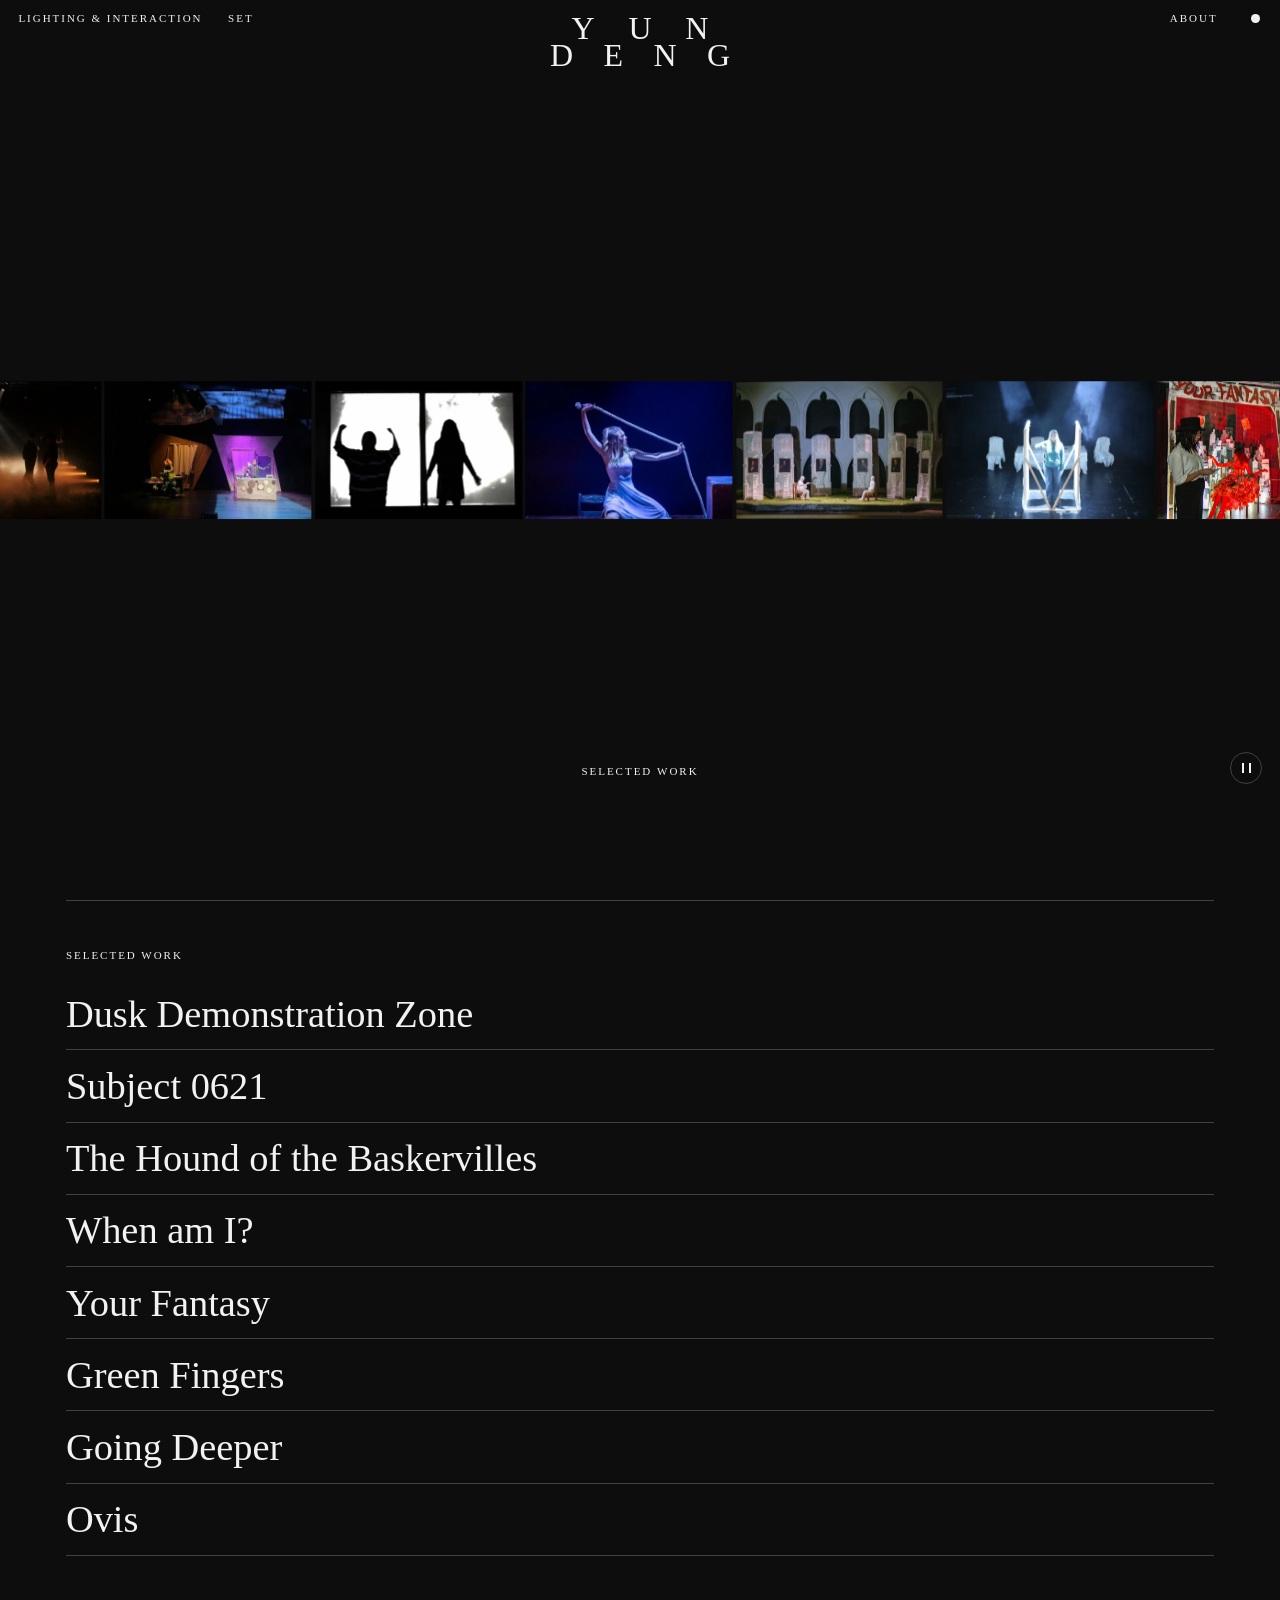
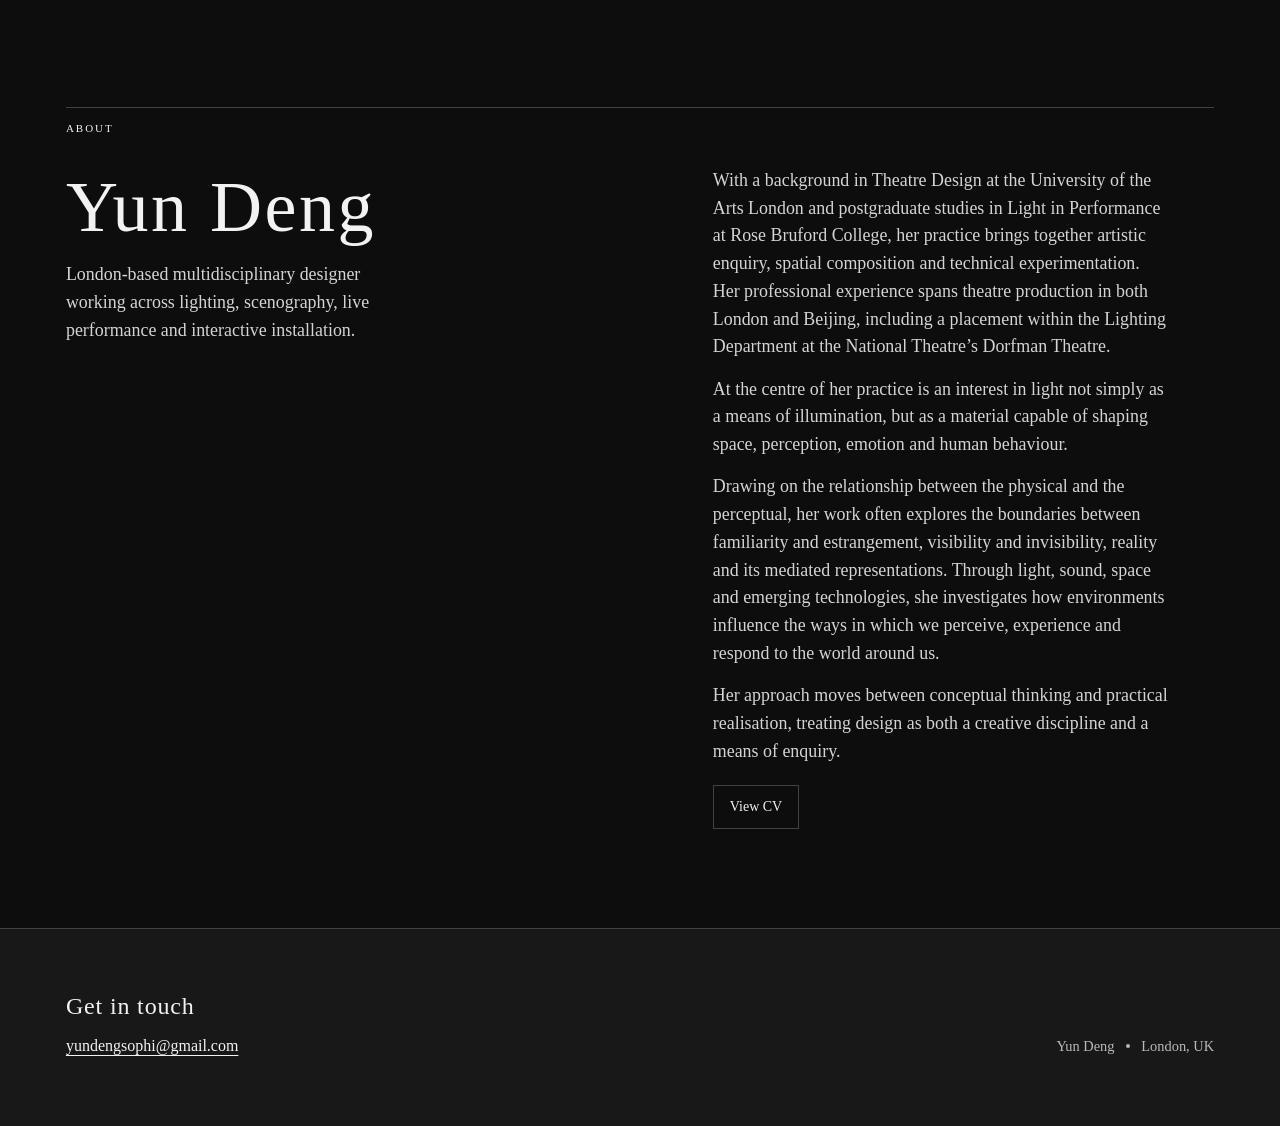
<file: index.html>
<!doctype html>
<html lang="en-GB">
<head>
  <meta charset="utf-8">
  <meta name="viewport" content="width=device-width, initial-scale=1">
  <meta name="theme-color" content="#0d0d0d">
  <meta name="description" content="Yun Deng's portfolio of theatre lighting, scenography and live performance. Based in London.">
  <title>Yun Deng | Lighting &amp; Scenography</title>
  <link rel="icon" href="assets/mark.svg" type="image/svg+xml">
  <script src="assets/theme.js"></script>
  <link rel="stylesheet" href="assets/site.css">
  <link rel="stylesheet" href="assets/home.css">
  <script src="assets/home.js" defer></script>
</head>
<body class="reel-home">
  <a class="skip" href="#main">Skip to content</a>
  <header class="opening-header">
    <nav class="folio-nav discipline-links" aria-label="Work categories">
      <a href="#lighting">Lighting&nbsp;&amp; Interaction</a>
      <a href="#set-design">Set</a>
    </nav>
    <h1 class="masthead">
      <a href="./" aria-label="Yun Deng, home">
        <span aria-hidden="true"><b>Y</b><b>U</b><b>N</b></span>
        <span aria-hidden="true"><b>D</b><b>E</b><b>N</b><b>G</b></span>
      </a>
    </h1>
    <div class="folio-nav info-links">
      <a href="#about">About</a>
      <button class="theme-switch" type="button" aria-label="Switch to light theme"></button>
    </div>
  </header>
  <main id="main">
    <section class="opening" data-view="home" aria-label="Portfolio">
      <div class="film-window" aria-label="Featured projects">
        <div class="film-track">
          <div class="film-sequence">
            <a class="still" href="work/dusk-demonstration-zone/index.html">
              <img src="assets/ddz-home-small.webp" alt="">
              <span>Dusk Demonstration Zone</span>
            </a>
            <a class="still" href="work/green-fingers/index.html">
              <img src="assets/green-fingers-performance-thumb.webp" alt="">
              <span>Green Fingers</span>
            </a>
            <a class="still" href="work/subject-0621/index.html">
              <img src="assets/subject-0621-levelled-small.webp" alt="">
              <span>Subject 0621</span>
            </a>
            <a class="still" href="work/when-am-i/index.html">
              <img src="assets/when-am-i-rope-thumb.webp" alt="">
              <span>When am I?</span>
            </a>
            <a class="still" href="work/the-hound-of-the-baskervilles/index.html">
              <img src="assets/hound-portraits-thumb.webp" alt="">
              <span>The Hound of the Baskervilles</span>
            </a>
            <a class="still" href="work/going-deeper/index.html">
              <img src="assets/going-deeper-lantern-thumb.webp" alt="">
              <span>Going Deeper</span>
            </a>
            <a class="still" href="work/your-fantasy/index.html">
              <img src="assets/your-fantasy-window-thumb.webp" alt="">
              <span>Your Fantasy</span>
            </a>
            <a class="still" href="work/ovis/index.html">
              <img src="assets/ovis-lantern-thumb.webp" alt="">
              <span>Ovis</span>
            </a>
          </div>
        </div>
      </div>
      <div class="opening-bottom">
        <a class="folio-nav selected-work-link" href="#work" aria-label="Selected Work">
          <span aria-hidden="true"><span class="selected-work-word"><span class="selected-work-letter" style="--letter: 0">S</span><span class="selected-work-letter" style="--letter: 5">e</span><span class="selected-work-letter" style="--letter: 2">l</span><span class="selected-work-letter" style="--letter: 7">e</span><span class="selected-work-letter" style="--letter: 1">c</span><span class="selected-work-letter" style="--letter: 6">t</span><span class="selected-work-letter" style="--letter: 3">e</span><span class="selected-work-letter" style="--letter: 4">d</span></span> <span class="selected-work-word"><span class="selected-work-letter" style="--letter: 4">W</span><span class="selected-work-letter" style="--letter: 1">o</span><span class="selected-work-letter" style="--letter: 6">r</span><span class="selected-work-letter" style="--letter: 2">k</span></span></span>
        </a>
        <button class="play-switch" type="button" hidden aria-label="Pause gallery" title="Pause gallery"></button>
      </div>
    </section>
    <section class="wrap project-index" data-view="home" id="work" aria-labelledby="work-heading">
      <h2 class="folio-nav" id="work-heading">Selected work</h2>
      <ul>
        <li><a href="work/dusk-demonstration-zone/index.html">Dusk Demonstration Zone</a></li>
        <li><a href="work/subject-0621/index.html">Subject 0621</a></li>
        <li><a href="work/the-hound-of-the-baskervilles/index.html">The Hound of the Baskervilles</a></li>
        <li><a href="work/when-am-i/index.html">When am I?</a></li>
        <li><a href="work/your-fantasy/index.html">Your Fantasy</a></li>
        <li><a href="work/green-fingers/index.html">Green Fingers</a></li>
        <li><a href="work/going-deeper/index.html">Going Deeper</a></li>
        <li><a href="work/ovis/index.html">Ovis</a></li>
      </ul>
    </section>
    <section class="wrap discipline" id="lighting" data-view="lighting" aria-labelledby="lighting-heading" hidden>
      <h2 class="folio-nav" id="lighting-heading">Lighting &amp; Interaction</h2>
      <div class="discipline-grid">
        <a class="discipline-card" href="work/dusk-demonstration-zone/index.html">
          <img src="assets/ddz-home-small.webp" alt="" loading="lazy">
          <span>Dusk Demonstration Zone</span>
        </a>
        <a class="discipline-card" href="work/when-am-i/index.html">
          <img src="assets/when-am-i-rope-thumb.webp" alt="" loading="lazy">
          <span>When am I?</span>
        </a>
        <a class="discipline-card" href="work/subject-0621/index.html">
          <img src="assets/subject-0621-levelled-small.webp" alt="" loading="lazy">
          <span>Subject 0621</span>
        </a>
        <a class="discipline-card" href="work/your-fantasy/index.html">
          <img src="assets/your-fantasy-window-thumb.webp" alt="" loading="lazy">
          <span>Your Fantasy</span>
        </a>
      </div>
    </section>
    <section class="wrap discipline" id="set-design" data-view="set-design" aria-labelledby="set-design-heading" hidden>
      <h2 class="folio-nav" id="set-design-heading">Set</h2>
      <div class="discipline-grid">
        <a class="discipline-card" href="work/green-fingers/index.html">
          <img src="assets/green-fingers-performance-thumb.webp" alt="" loading="lazy">
          <span>Green Fingers</span>
        </a>
        <a class="discipline-card" href="work/going-deeper/index.html">
          <img src="assets/going-deeper-lantern-thumb.webp" alt="" loading="lazy">
          <span>Going Deeper</span>
        </a>
        <a class="discipline-card" href="work/ovis/index.html">
          <img src="assets/ovis-lantern-thumb.webp" alt="" loading="lazy">
          <span>Ovis</span>
        </a>
        <a class="discipline-card" href="work/the-hound-of-the-baskervilles/index.html">
          <img src="assets/hound-portraits-thumb.webp" alt="" loading="lazy">
          <span>The Hound of the Baskervilles</span>
        </a>
      </div>
    </section>
    <section class="wrap about" data-view="about" id="about" aria-labelledby="about-heading">
      <header class="section-rule">
        <h2 class="section-heading" id="about-heading">About</h2>
      </header>
      <div class="about-grid">
        <div class="about-intro">
          <h3 class="about-name">Yun Deng</h3>
          <p class="about-subtitle">London-based multidisciplinary designer working across lighting, scenography, live performance and interactive installation.</p>
        </div>
        <div class="about-bio">
          <p>With a background in Theatre Design at the University of the Arts London and postgraduate studies in Light in Performance at Rose Bruford College, her practice brings together artistic enquiry, spatial composition and technical experimentation. Her professional experience spans theatre production in both London and Beijing, including a placement within the Lighting Department at the National Theatre’s Dorfman Theatre.</p>
          <p>At the centre of her practice is an interest in light not simply as a means of illumination, but as a material capable of shaping space, perception, emotion and human behaviour.</p>
          <p>Drawing on the relationship between the physical and the perceptual, her work often explores the boundaries between familiarity and estrangement, visibility and invisibility, reality and its mediated representations. Through light, sound, space and emerging technologies, she investigates how environments influence the ways in which we perceive, experience and respond to the world around us.</p>
          <p>Her approach moves between conceptual thinking and practical realisation, treating design as both a creative discipline and a means of enquiry.</p>
          <a class="about-cv" href="https://docs.google.com/document/d/1uZ1QETUw2VJZ1u0UqVEn17Cc3Bl8mgI7xscjHaugZlM/edit?usp=drivesdk">View CV</a>
        </div>
      </div>
    </section>
  </main>

  <footer class="footer" id="contact">
    <div class="wrap footer-inner">
      <div>
        <h2 class="footer-title">Get in touch</h2>
        <a class="footer-email" href="mailto:yundengsophi@gmail.com">yundengsophi@gmail.com</a>
      </div>
      <p class="footer-credit">Yun Deng <span class="dot" aria-hidden="true"></span> London, UK</p>
    </div>
  </footer>
</body>
</html>
</file>
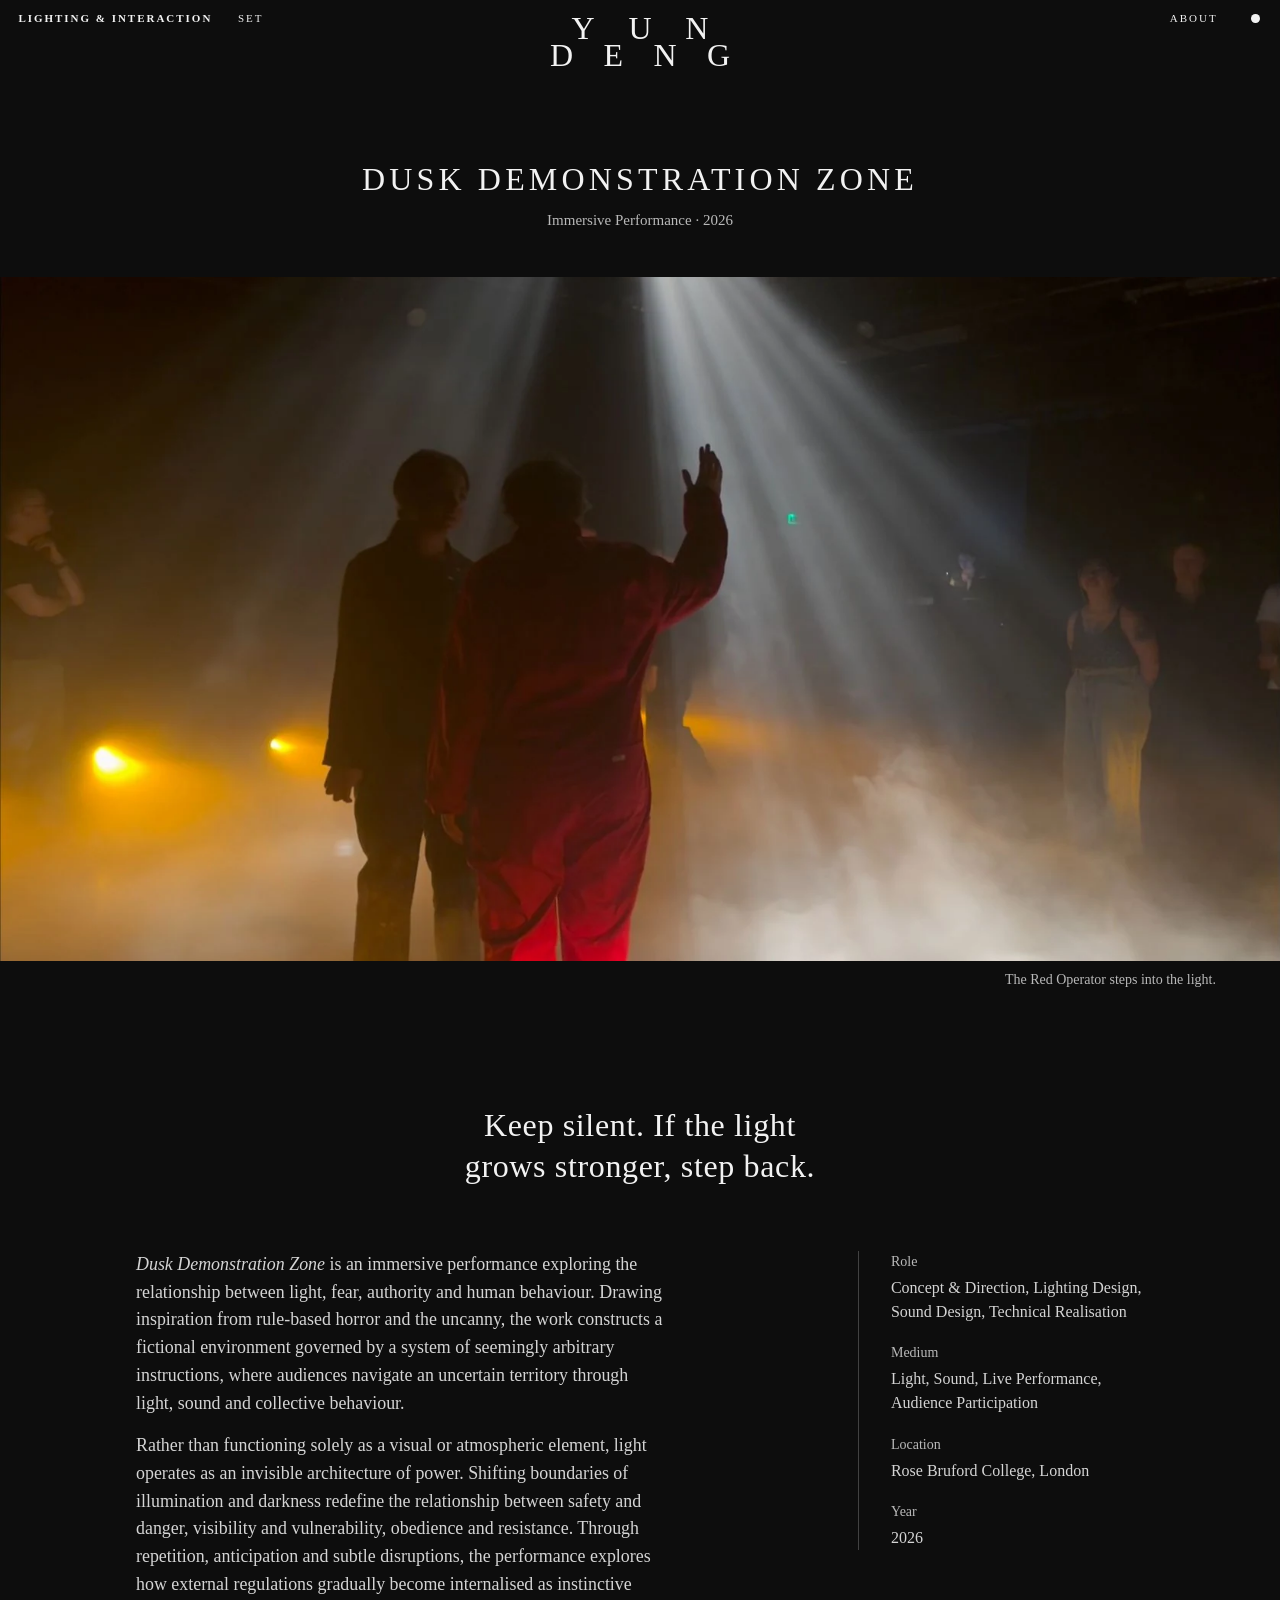
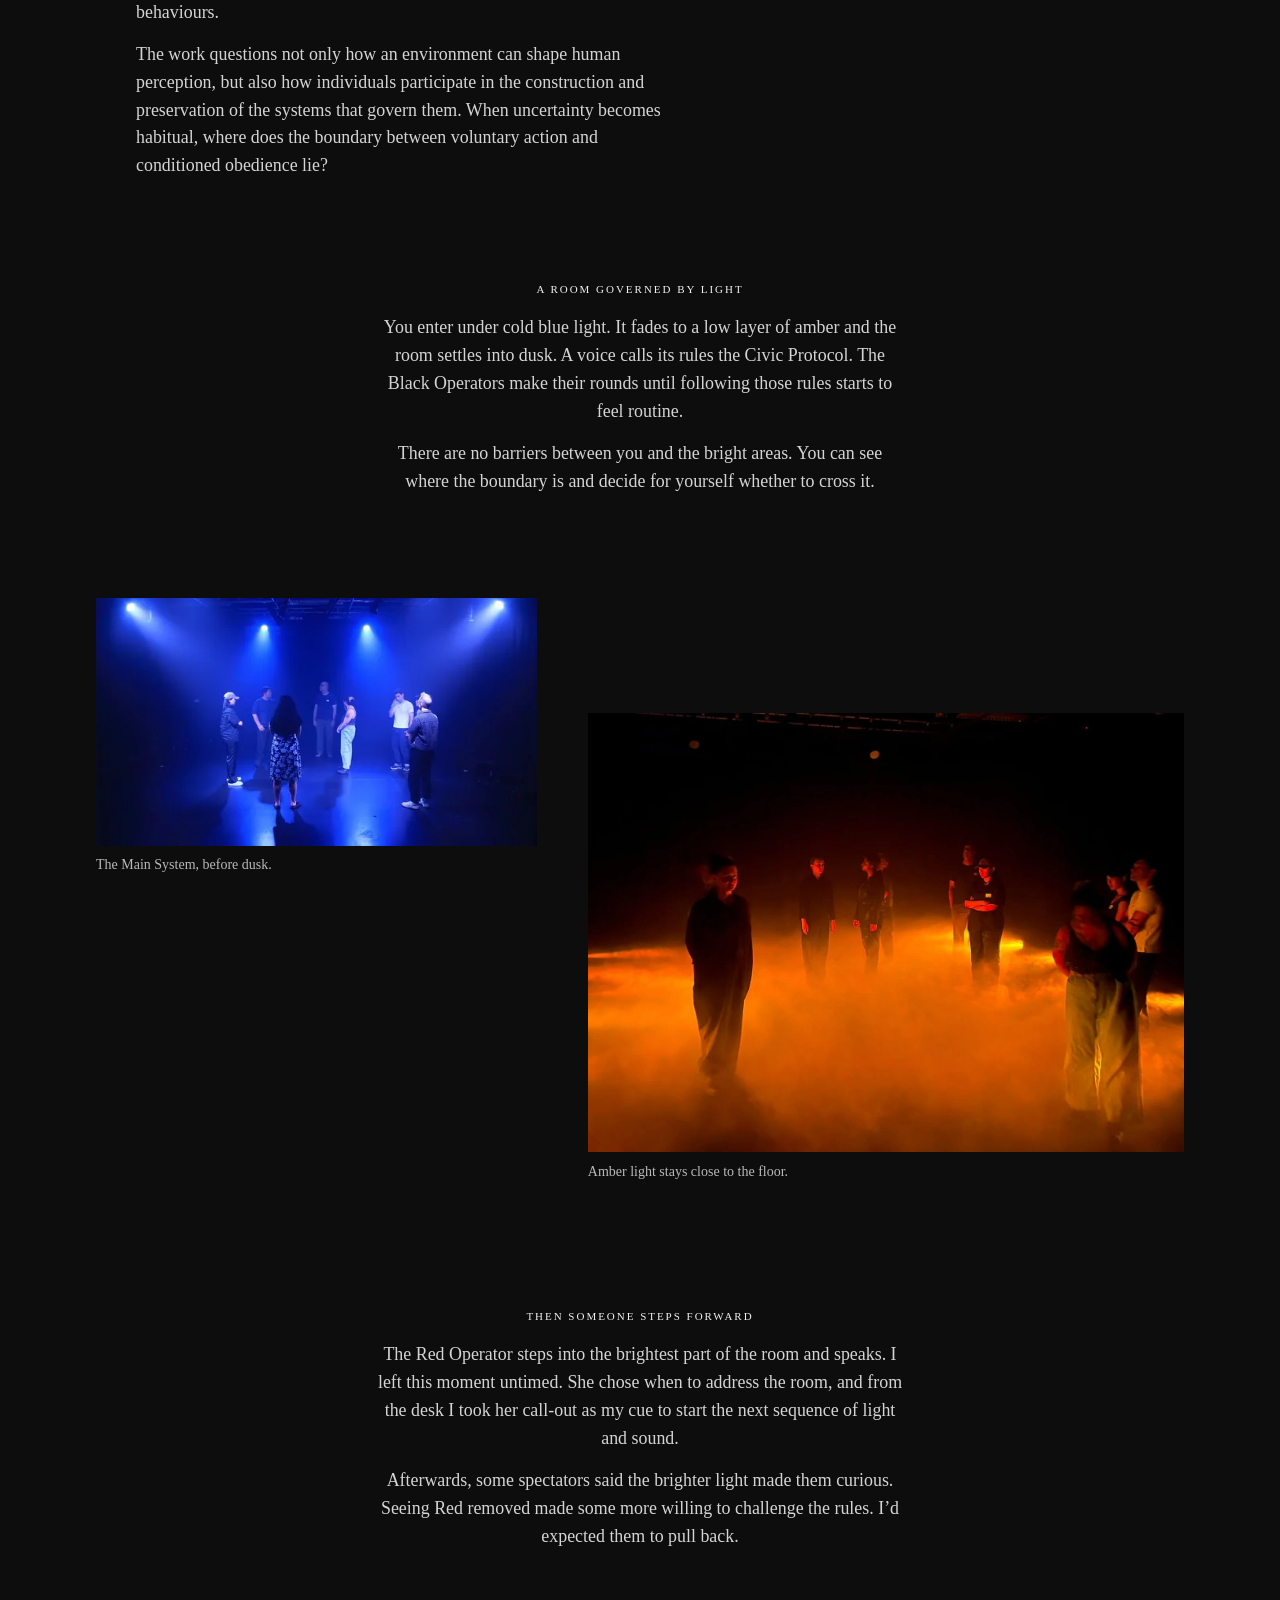
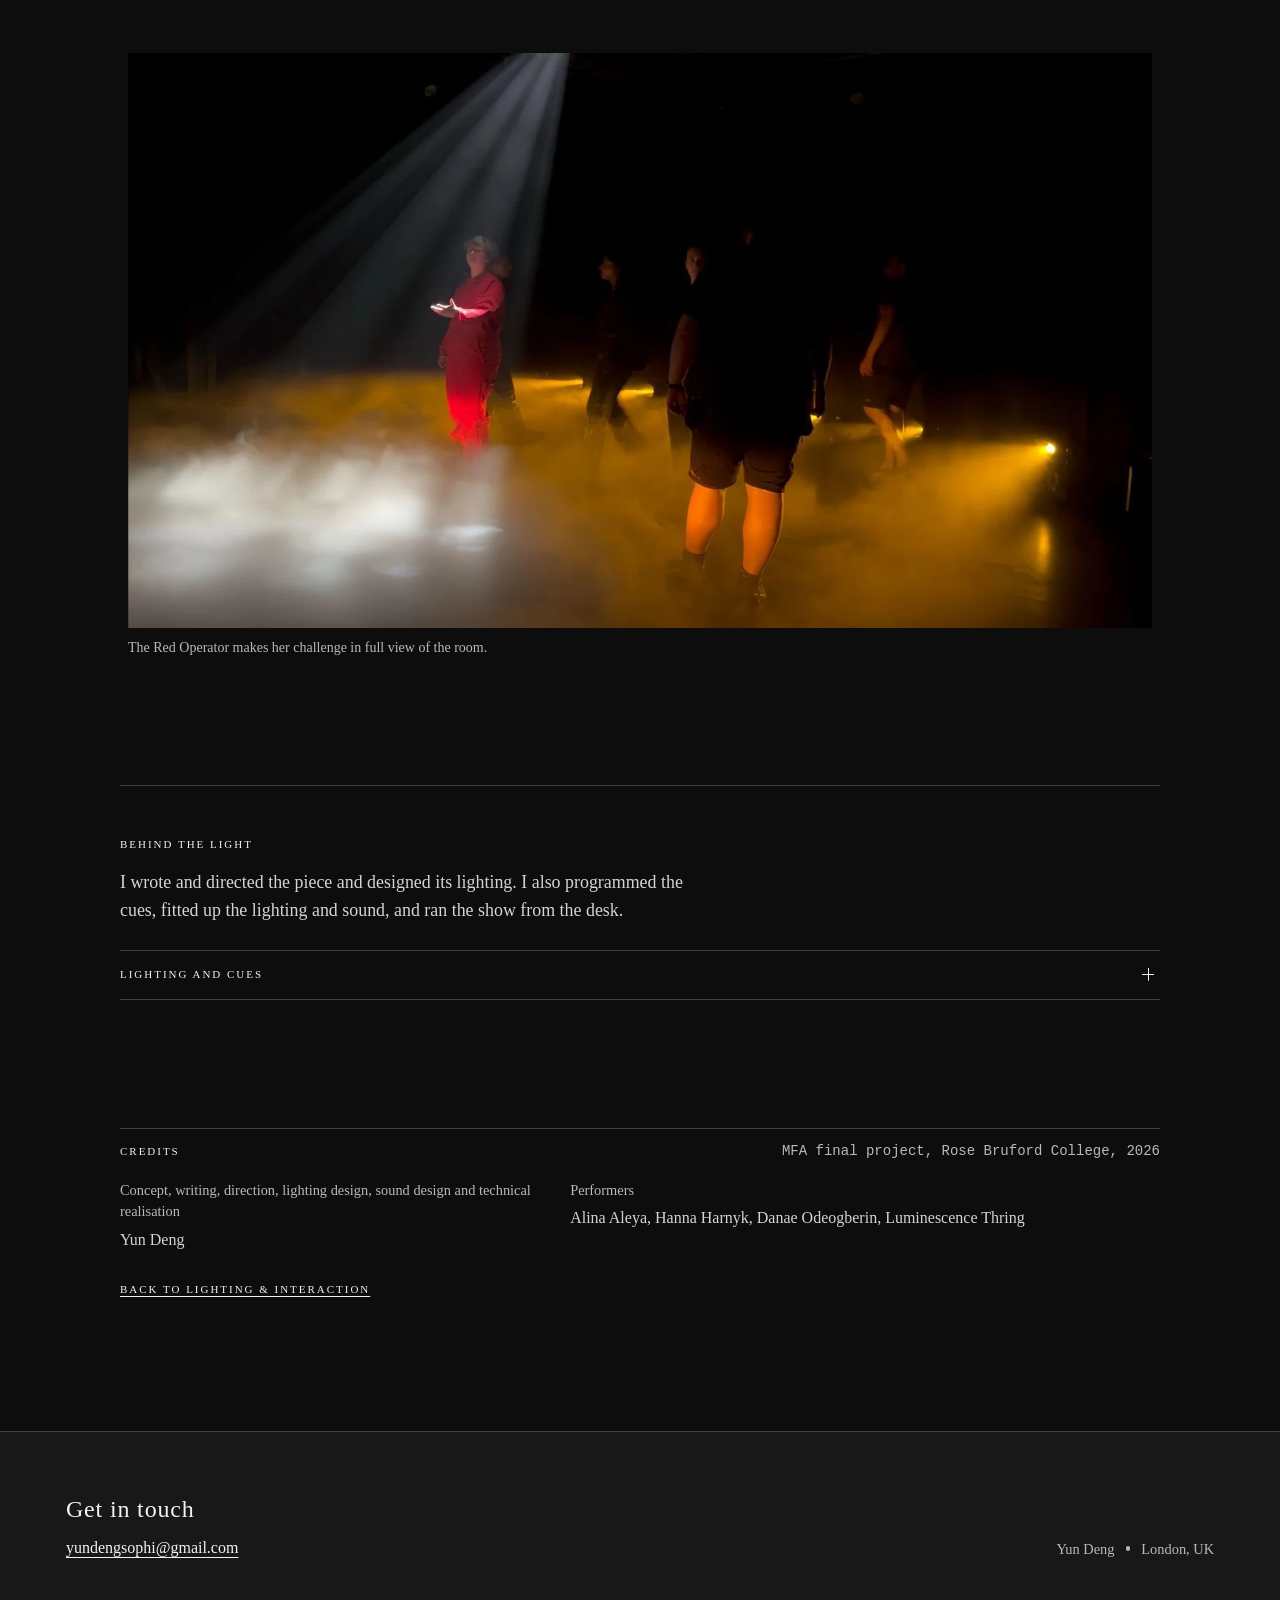
<file: work/dusk-demonstration-zone/index.html>
<!doctype html>
<html lang="en-GB">
<head>
  <meta charset="utf-8">
  <meta name="viewport" content="width=device-width, initial-scale=1">
  <meta name="theme-color" content="#0d0d0d">
  <meta name="description" content="Dusk Demonstration Zone, an immersive performance conceived, written, directed and lit by Yun Deng.">
  <title>Dusk Demonstration Zone | Yun Deng</title>
  <link rel="icon" href="../../assets/mark.svg" type="image/svg+xml">
  <script src="../../assets/theme.js"></script>
  <link rel="stylesheet" href="../../assets/site.css">
  <link rel="stylesheet" href="../../assets/home.css">
  <link rel="stylesheet" href="../../assets/project.css">
  <link rel="stylesheet" href="../../assets/project-overview.css">
  <script src="../../assets/gallery.js" defer></script>
</head>
<body class="reel-home detail-page">
  <a class="skip" href="#main">Skip to content</a>
  <header class="opening-header">
    <nav class="folio-nav discipline-links" aria-label="Work categories">
      <a href="../../#lighting" aria-current="true">Lighting&nbsp;&amp; Interaction</a>
      <a href="../../#set-design">Set</a>
    </nav>
    <div class="masthead">
      <a href="../../" aria-label="Yun Deng, home">
        <span aria-hidden="true"><b>Y</b><b>U</b><b>N</b></span>
        <span aria-hidden="true"><b>D</b><b>E</b><b>N</b><b>G</b></span>
      </a>
    </div>
    <div class="folio-nav info-links">
      <a href="../../#about">About</a>
      <button class="theme-switch" type="button" aria-label="Switch to light theme"></button>
    </div>
  </header>

  <main id="main" class="project">
    <header class="wrap project-intro">
      <h1>Dusk Demonstration Zone</h1>
      <p class="project-type">Immersive Performance · 2026</p>
    </header>
    <figure class="project-hero">
      <a class="viewable hero-view" href="../../assets/ddz-red.webp" data-viewer aria-label="Enlarge the Red Operator performance still">
        <img src="../../assets/ddz-red.webp" srcset="../../assets/ddz-red-small.webp 780w, ../../assets/ddz-red.webp 1676w" sizes="100vw" width="1676" height="943" alt="The Red Operator raises a hand as white light falls across the fog." fetchpriority="high">
      </a>
      <figcaption>The Red Operator steps into the light.</figcaption>
    </figure>
    <section class="wrap project-lead project-overview" id="overview" aria-label="Project overview">
      <p class="project-hook">Keep silent. If the light grows stronger, step back.</p>
      <div class="project-overview-grid">
        <div class="prose">
          <p><em>Dusk Demonstration Zone</em> is an immersive performance exploring the relationship between light, fear, authority and human behaviour. Drawing inspiration from rule-based horror and the uncanny, the work constructs a fictional environment governed by a system of seemingly arbitrary instructions, where audiences navigate an uncertain territory through light, sound and collective behaviour.</p>
          <p>Rather than functioning solely as a visual or atmospheric element, light operates as an invisible architecture of power. Shifting boundaries of illumination and darkness redefine the relationship between safety and danger, visibility and vulnerability, obedience and resistance. Through repetition, anticipation and subtle disruptions, the performance explores how external regulations gradually become internalised as instinctive behaviours.</p>
          <p>The work questions not only how an environment can shape human perception, but also how individuals participate in the construction and preservation of the systems that govern them. When uncertainty becomes habitual, where does the boundary between voluntary action and conditioned obedience lie?</p>
        </div>
        <dl class="project-facts">
          <div>
            <dt>Role</dt>
            <dd>Concept &amp; Direction, Lighting Design, Sound Design, Technical Realisation</dd>
          </div>
          <div>
            <dt>Medium</dt>
            <dd>Light, Sound, Live Performance, Audience Participation</dd>
          </div>
          <div>
            <dt>Location</dt>
            <dd>Rose Bruford College, London</dd>
          </div>
          <div>
            <dt>Year</dt>
            <dd>2026</dd>
          </div>
        </dl>
      </div>
    </section>

    <section class="wrap project-section" aria-labelledby="room-heading">
      <div class="narrative">
        <h2 class="section-title" id="room-heading">A room governed by light</h2>
        <div class="prose">
          <p>You enter under cold blue light. It fades to a low layer of amber and the room settles into dusk. A voice calls its rules the Civic Protocol. The Black Operators make their rounds until following those rules starts to feel routine.</p>
          <p>There are no barriers between you and the bright areas. You can see where the boundary is and decide for yourself whether to cross it.</p>
        </div>
      </div>
      <div class="scene-pair">
        <figure>
          <a class="viewable scene-image" href="../../assets/ddz-system.webp" data-viewer aria-label="Enlarge the blue opening">
            <img src="../../assets/ddz-system-small.webp" srcset="../../assets/ddz-system-small.webp 560w, ../../assets/ddz-system.webp 1440w" sizes="(max-width: 590px) 90vw, 43vw" width="560" height="315" loading="lazy" alt="Spectators stand in a wide wash of saturated blue light.">
          </a>
          <figcaption>The Main System, before dusk.</figcaption>
        </figure>
        <figure>
          <a class="viewable scene-image" href="../../assets/ddz-twilight.webp" data-viewer aria-label="Enlarge the amber twilight scene">
            <img src="../../assets/ddz-twilight-small.webp" srcset="../../assets/ddz-twilight-small.webp 560w, ../../assets/ddz-twilight.webp 1460w" sizes="(max-width: 590px) 90vw, 50vw" width="560" height="412" loading="lazy" alt="Figures stand apart in amber fog close to the floor.">
          </a>
          <figcaption>Amber light stays close to the floor.</figcaption>
        </figure>
      </div>
    </section>

    <section class="wrap project-section crossing" aria-labelledby="crossing-heading">
      <div class="crossing-copy">
        <h2 class="section-title" id="crossing-heading">Then someone steps forward</h2>
        <div class="prose">
          <p>The Red Operator steps into the brightest part of the room and speaks. I left this moment untimed. She chose when to address the room, and from the desk I took her call-out as my cue to start the next sequence of light and sound.</p>
          <p>Afterwards, some spectators said the brighter light made them curious. Seeing Red removed made some more willing to challenge the rules. I’d expected them to pull back.</p>
        </div>
      </div>
      <figure>
        <a class="viewable crossing-image" href="../../assets/ddz-exposure.webp" data-viewer aria-label="Enlarge the Red Operator in the bright light">
          <img src="../../assets/ddz-exposure-small.webp" srcset="../../assets/ddz-exposure-small.webp 560w, ../../assets/ddz-exposure.webp 1440w" sizes="(max-width: 760px) 90vw, 50vw" width="560" height="315" loading="lazy" alt="A performer in red stands apart from the group under a tightly focused white beam.">
        </a>
        <figcaption>The Red Operator makes her challenge in full view of the room.</figcaption>
      </figure>
    </section>

    <section class="wrap project-section project-craft" aria-labelledby="craft-heading">
      <h2 class="section-title" id="craft-heading">Behind the light</h2>
      <p class="craft-intro">I wrote and directed the piece and designed its lighting. I also programmed the cues, fitted up the lighting and sound, and ran the show from the desk.</p>
      <details class="stage-notes">
        <summary>Lighting and cues</summary>
        <div class="prose stage-notes-copy">
          <p>LED Fresnels set the cold opening. I shuttered Source Four Juniors to keep the amber close to the floor and used focused Source Fours to mark the areas the audience was asked to avoid.</p>
          <p>The room looked almost dark from the desk. I tested what the audience could see from inside the space and adjusted the levels again when low fog made the beams more visible.</p>
          <p>Most of the lighting cues followed a pre-composed QLab audio sequence. I ran the next light and sound sequence on Red’s live call-out.</p>
        </div>
      </details>
    </section>

    <section class="wrap project-section credits" aria-labelledby="credits-heading">
      <header class="section-rule">
        <h2 class="section-heading" id="credits-heading">Credits</h2>
        <span class="note">MFA final project, Rose Bruford College, 2026</span>
      </header>
      <dl class="credit-grid">
        <div><dt>Concept, writing, direction, lighting design, sound design and technical realisation</dt><dd>Yun Deng</dd></div>
        <div><dt>Performers</dt><dd>Alina Aleya, Hanna Harnyk, Danae Odeogberin, Luminescence Thring</dd></div>
      </dl>
      <a class="text-link return-link" href="../../#lighting">Back to Lighting &amp; Interaction</a>
    </section>
  </main>

  <footer class="footer" id="contact">
    <div class="wrap footer-inner">
      <div>
        <h2 class="footer-title">Get in touch</h2>
        <a class="footer-email" href="mailto:yundengsophi@gmail.com">yundengsophi@gmail.com</a>
      </div>
      <p class="footer-credit">Yun Deng <span class="dot" aria-hidden="true"></span> London, UK</p>
    </div>
  </footer>

  <dialog class="lightbox" id="lightbox" aria-label="Project image viewer">
    <div class="lightbox-controls">
      <div class="lightbox-nav">
        <button type="button" data-prev>Previous</button>
        <button type="button" data-next>Next</button>
      </div>
      <button type="button" data-close autofocus>Close</button>
    </div>
    <figure>
      <img id="lightbox-image" alt="">
      <figcaption id="lightbox-caption" aria-live="polite"></figcaption>
    </figure>
  </dialog>
</body>
</html>
</file>
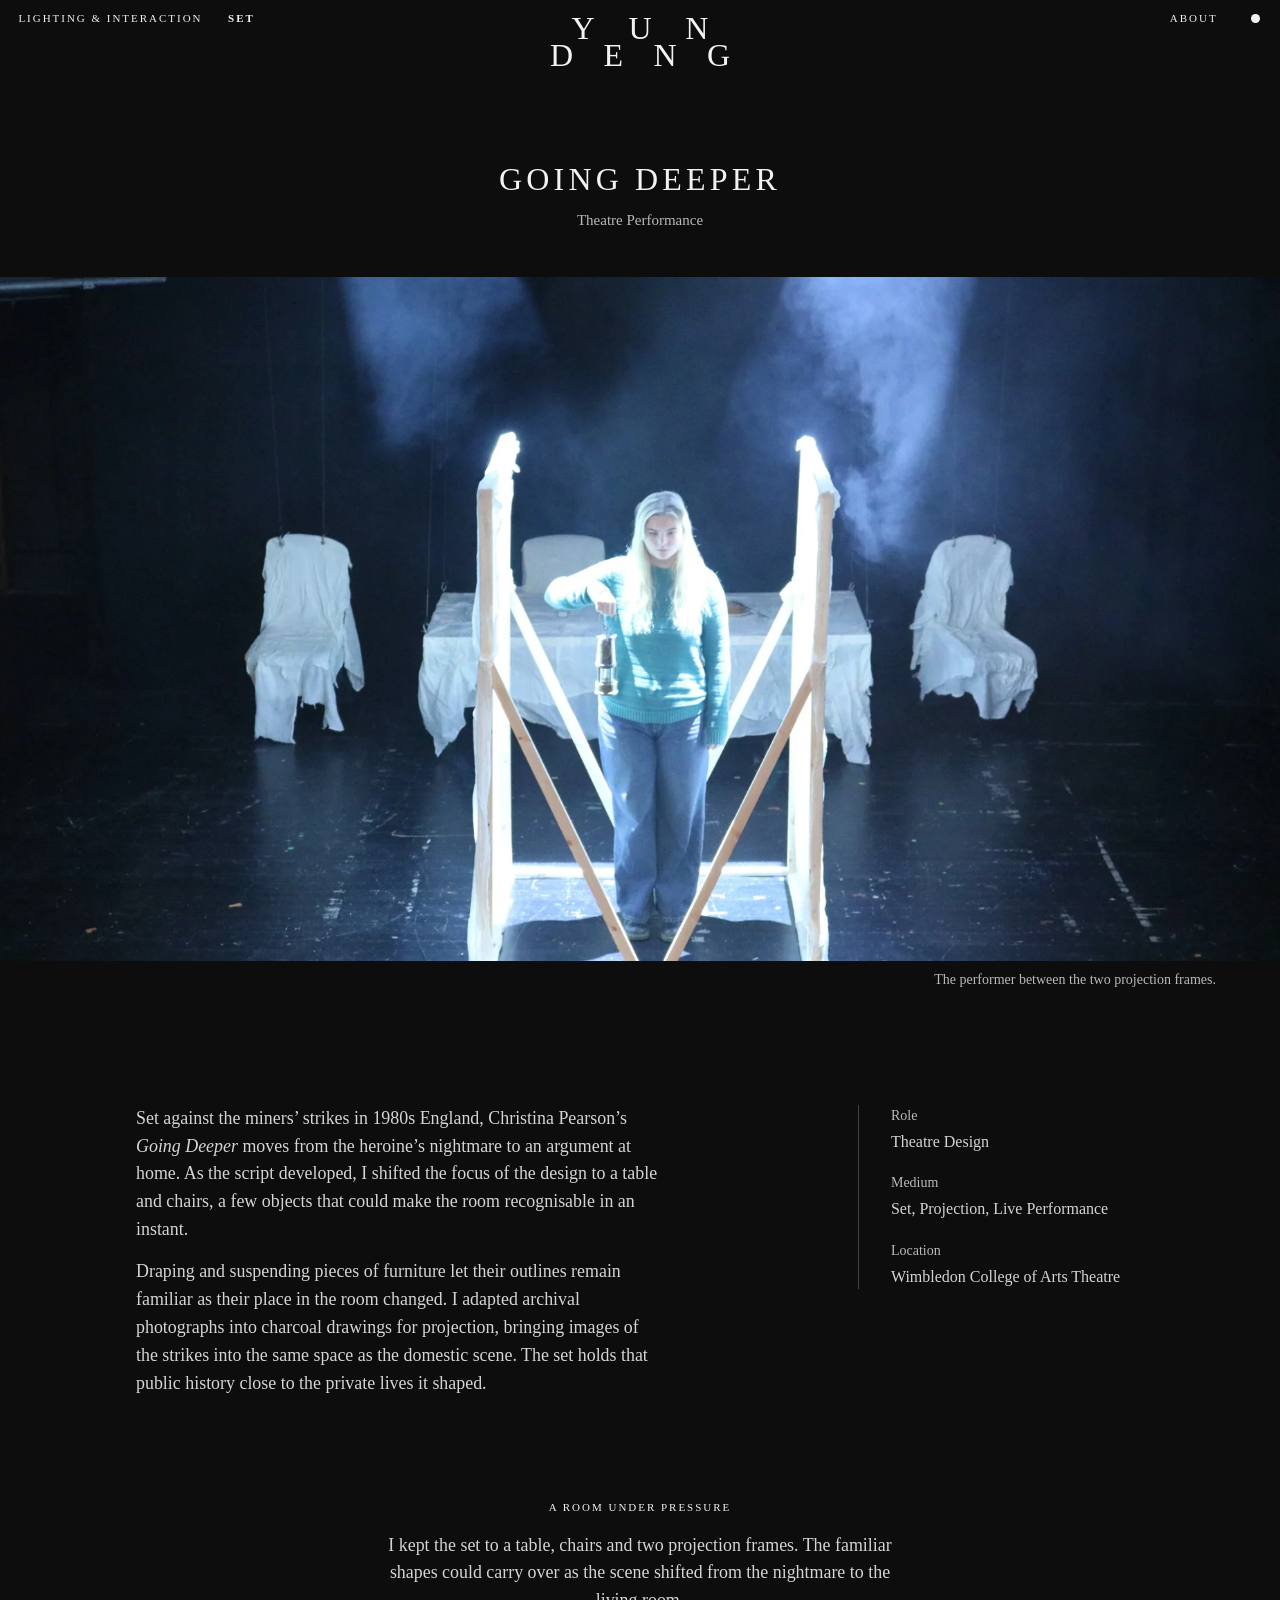
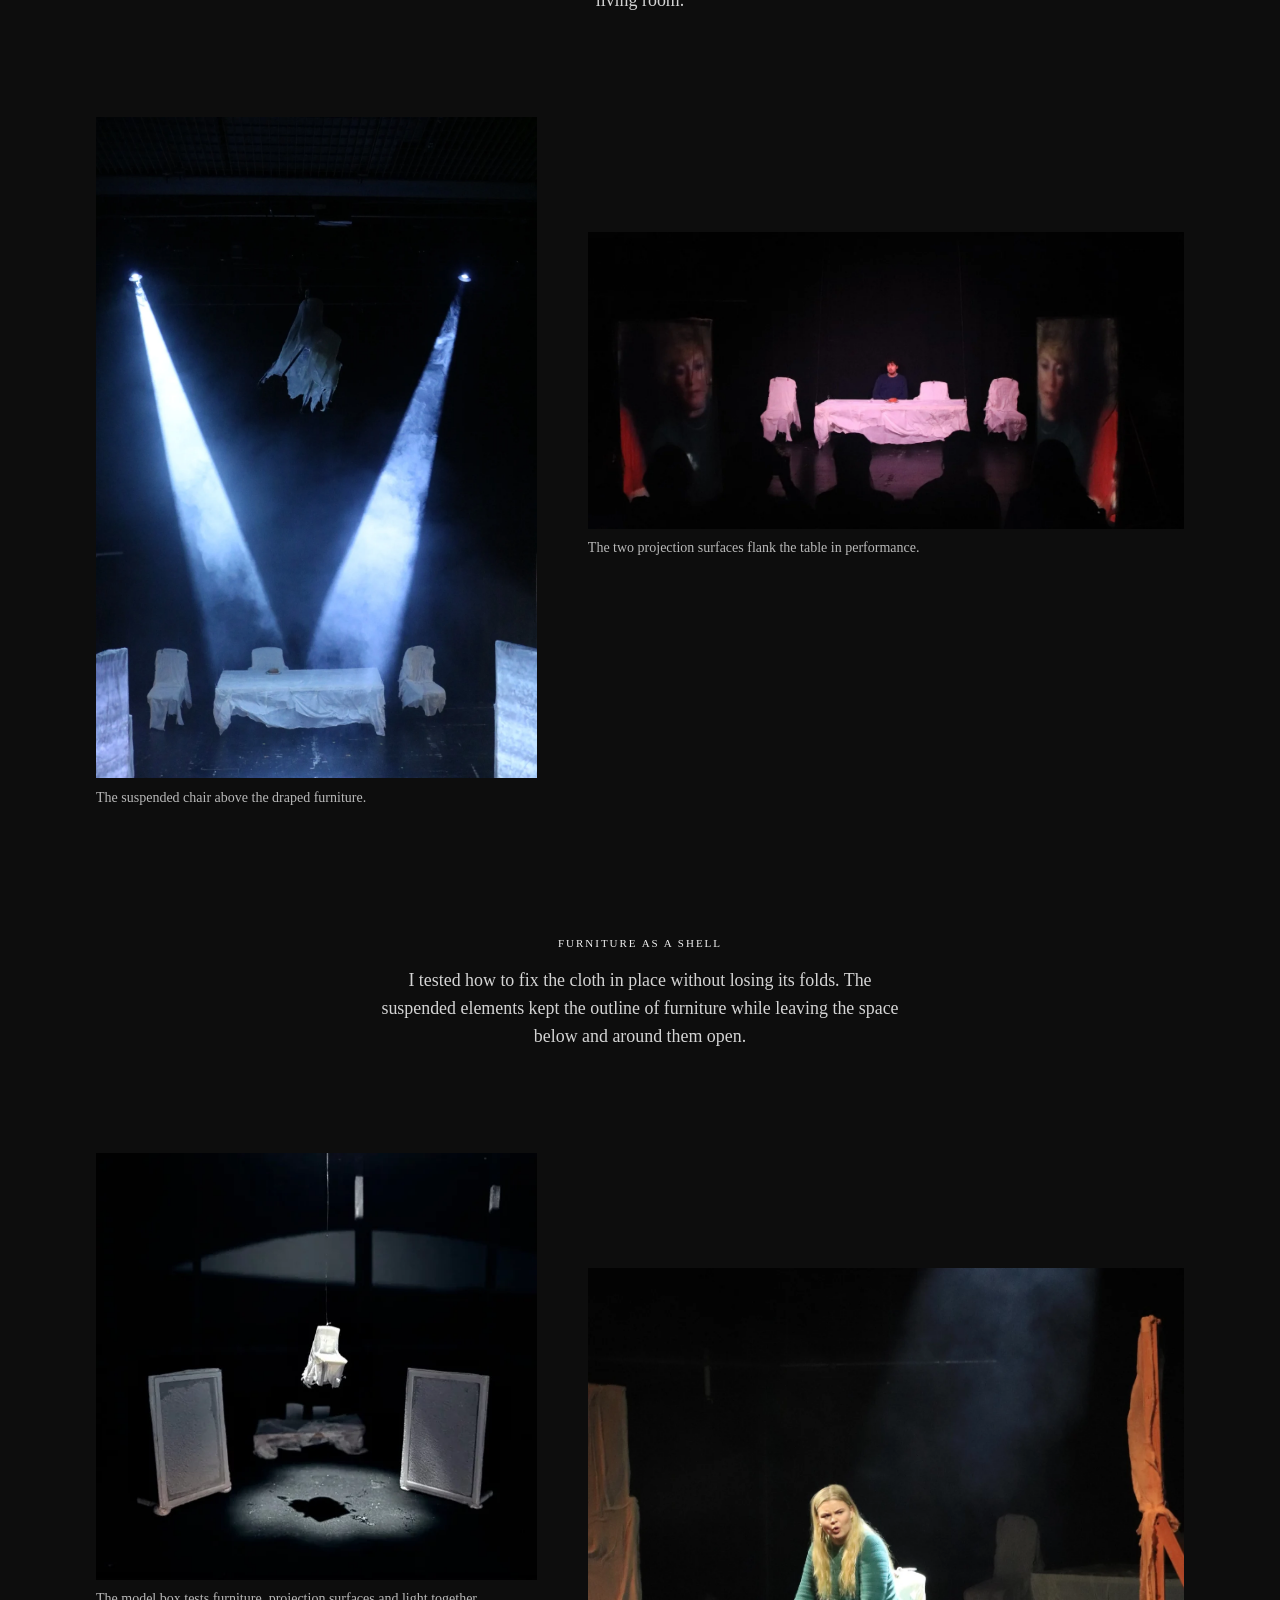
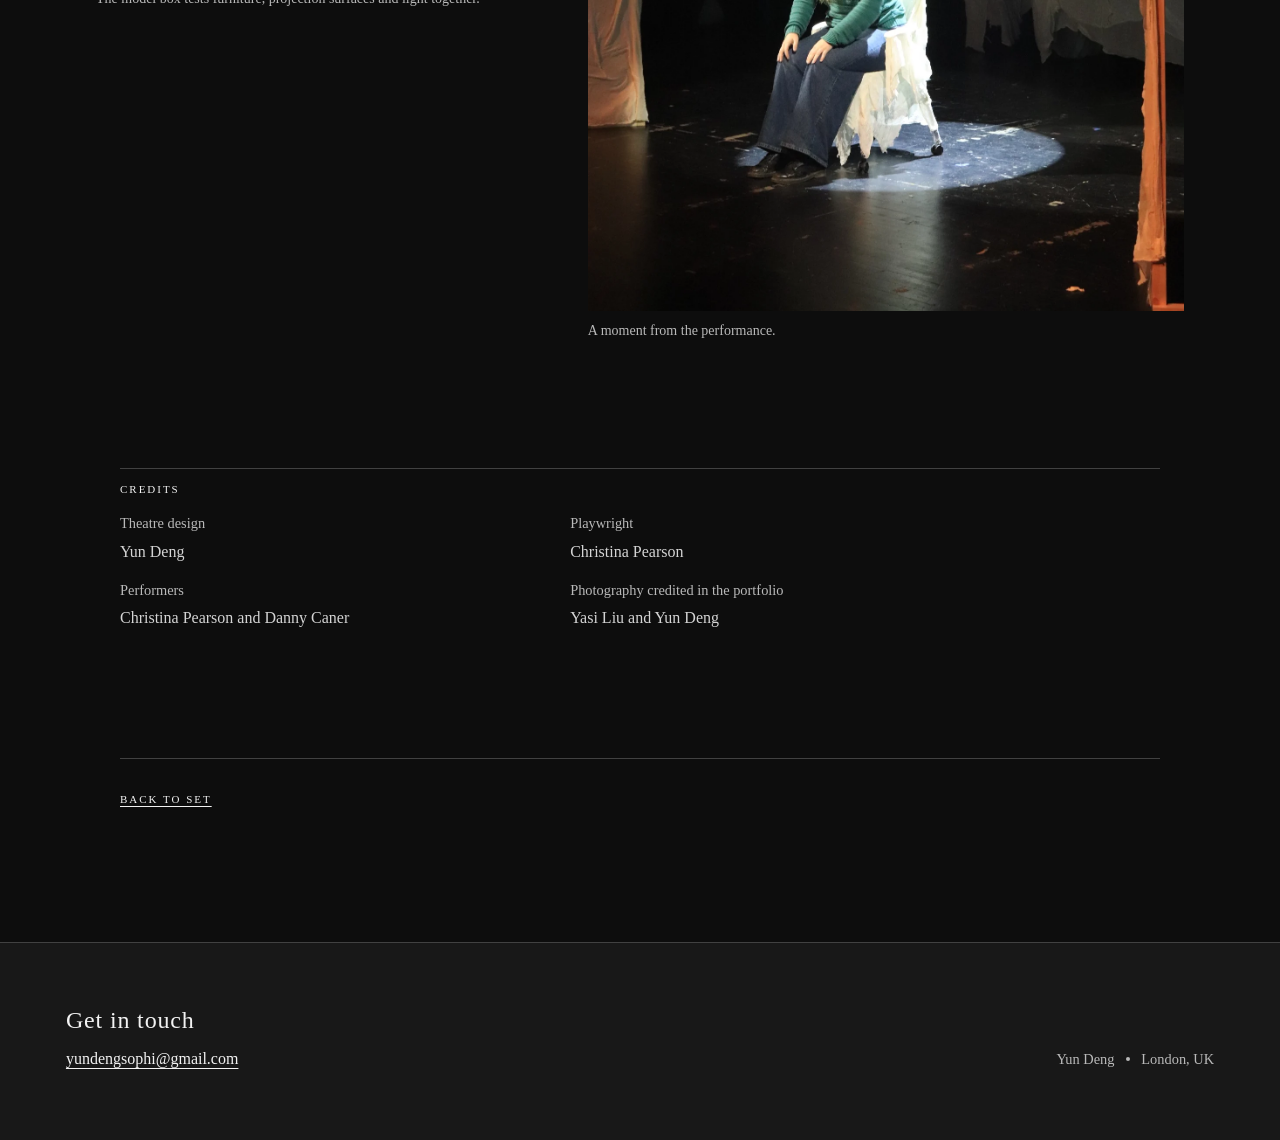
<file: work/going-deeper/index.html>
<!doctype html>
<html lang="en-GB">
<head>
  <meta charset="utf-8">
  <meta name="viewport" content="width=device-width, initial-scale=1">
  <meta name="theme-color" content="#0d0d0d">
  <meta name="description" content="A living room suspended between the everyday and the uncanny.">
  <title>Going Deeper | Yun Deng</title>
  <link rel="icon" href="../../assets/mark.svg" type="image/svg+xml">
  <script src="../../assets/theme.js"></script>
  <link rel="stylesheet" href="../../assets/site.css">
  <link rel="stylesheet" href="../../assets/home.css">
  <link rel="stylesheet" href="../../assets/project.css">
  <link rel="stylesheet" href="../../assets/project-overview.css">
  <script src="../../assets/gallery.js" defer></script>
</head>
<body class="reel-home detail-page">
  <a class="skip" href="#main">Skip to content</a>
  <header class="opening-header">
    <nav class="folio-nav discipline-links" aria-label="Work categories">
      <a href="../../#lighting">Lighting&nbsp;&amp; Interaction</a>
      <a href="../../#set-design" aria-current="true">Set</a>
    </nav>
    <div class="masthead">
      <a href="../../" aria-label="Yun Deng, home">
        <span aria-hidden="true"><b>Y</b><b>U</b><b>N</b></span>
        <span aria-hidden="true"><b>D</b><b>E</b><b>N</b><b>G</b></span>
      </a>
    </div>
    <div class="folio-nav info-links">
      <a href="../../#about">About</a>
      <button class="theme-switch" type="button" aria-label="Switch to light theme"></button>
    </div>
  </header>

  <main id="main" class="project">
    <header class="wrap project-intro">
      <h1>Going Deeper</h1>
      <p class="project-type">Theatre Performance</p>
    </header>
    <figure class="project-hero">
      <a class="viewable image-plate" href="../../assets/going-deeper-lantern.webp" data-viewer>
        <img src="../../assets/going-deeper-lantern.webp" width="1850" height="1233" alt="A performer holds a lantern between timber projection frames in cool light." fetchpriority="high">
      </a>
      <figcaption>The performer between the two projection frames.</figcaption>
    </figure>
    <section class="wrap project-lead project-overview" id="overview" aria-label="Project overview">
      <div class="project-overview-grid">
        <div class="prose">
          <p>Set against the miners’ strikes in 1980s England, Christina Pearson’s <em>Going Deeper</em> moves from the heroine’s nightmare to an argument at home. As the script developed, I shifted the focus of the design to a table and chairs, a few objects that could make the room recognisable in an instant.</p>
          <p>Draping and suspending pieces of furniture let their outlines remain familiar as their place in the room changed. I adapted archival photographs into charcoal drawings for projection, bringing images of the strikes into the same space as the domestic scene. The set holds that public history close to the private lives it shaped.</p>
        </div>
        <dl class="project-facts">
          <div>
            <dt>Role</dt>
            <dd>Theatre Design</dd>
          </div>
          <div>
            <dt>Medium</dt>
            <dd>Set, Projection, Live Performance</dd>
          </div>
          <div>
            <dt>Location</dt>
            <dd>Wimbledon College of Arts Theatre</dd>
          </div>
        </dl>
      </div>
    </section>

    <section class="wrap project-section">
      <div class="narrative">
        <h2 class="section-title">A room under pressure</h2>
        <div class="prose">
          <p>I kept the set to a table, chairs and two projection frames. The familiar shapes could carry over as the scene shifted from the nightmare to the living room.</p>
        </div>
      </div>
      <div class="scene-pair">
        <figure>
          <a class="viewable scene-image" href="../../assets/going-deeper-stage.webp" data-viewer>
            <img src="../../assets/going-deeper-stage.webp" width="1233" height="1850" alt="Two blue-white beams frame a suspended cloth-covered chair above the stage." loading="lazy" decoding="async">
          </a>
          <figcaption>The suspended chair above the draped furniture.</figcaption>
        </figure>
        <figure>
          <a class="viewable scene-image" href="../../assets/going-deeper-projection.webp" data-viewer>
            <img src="../../assets/going-deeper-projection.webp" width="1456" height="724" alt="An actor at a draped table, flanked by projected faces, viewed over silhouettes of the audience." loading="lazy" decoding="async">
          </a>
          <figcaption>The two projection surfaces flank the table in performance.</figcaption>
        </figure>
      </div>
    </section>

    <section class="wrap project-section">
      <div class="narrative">
        <h2 class="section-title">Furniture as a shell</h2>
        <div class="prose">
          <p>I tested how to fix the cloth in place without losing its folds. The suspended elements kept the outline of furniture while leaving the space below and around them open.</p>
        </div>
      </div>
      <div class="scene-pair">
        <figure>
          <a class="viewable scene-image" href="../../assets/going-deeper-model.webp" data-viewer>
            <img src="../../assets/going-deeper-model.webp" width="664" height="643" alt="A model box with a suspended chair above a floor spotlight between two screens." loading="lazy" decoding="async">
          </a>
          <figcaption>The model box tests furniture, projection surfaces and light together.</figcaption>
        </figure>
        <figure>
          <a class="viewable scene-image" href="../../assets/going-deeper-performer.webp" data-viewer>
            <img src="../../assets/going-deeper-performer.webp" width="1365" height="1472" alt="A performer sits in a pool of light on a cloth-covered chair." loading="lazy" decoding="async">
          </a>
          <figcaption>A moment from the performance.</figcaption>
        </figure>
      </div>
    </section>

    <section class="wrap project-section credits">
      <header class="section-rule"><h2 class="section-heading">Credits</h2></header>
      <dl class="credit-grid">
        <div><dt>Theatre design</dt><dd>Yun Deng</dd></div>
        <div><dt>Playwright</dt><dd>Christina Pearson</dd></div>
        <div><dt>Performers</dt><dd>Christina Pearson and Danny Caner</dd></div>
        <div><dt>Photography credited in the portfolio</dt><dd>Yasi Liu and Yun Deng</dd></div>
      </dl>
    </section>

    <div class="wrap project-section project-return">
      <a class="text-link return-link" href="../../#set-design">Back to Set</a>
    </div>
  </main>

  <footer class="footer" id="contact">
    <div class="wrap footer-inner">
      <div>
        <h2 class="footer-title">Get in touch</h2>
        <a class="footer-email" href="mailto:yundengsophi@gmail.com">yundengsophi@gmail.com</a>
      </div>
      <p class="footer-credit">Yun Deng <span class="dot" aria-hidden="true"></span> London, UK</p>
    </div>
  </footer>

  <dialog class="lightbox" id="lightbox" aria-label="Project image viewer">
    <div class="lightbox-controls">
      <div class="lightbox-nav">
        <button type="button" data-prev>Previous</button>
        <button type="button" data-next>Next</button>
      </div>
      <button type="button" data-close autofocus>Close</button>
    </div>
    <figure>
      <img id="lightbox-image" alt="">
      <figcaption id="lightbox-caption" aria-live="polite"></figcaption>
    </figure>
  </dialog>
</body>
</html>
</file>
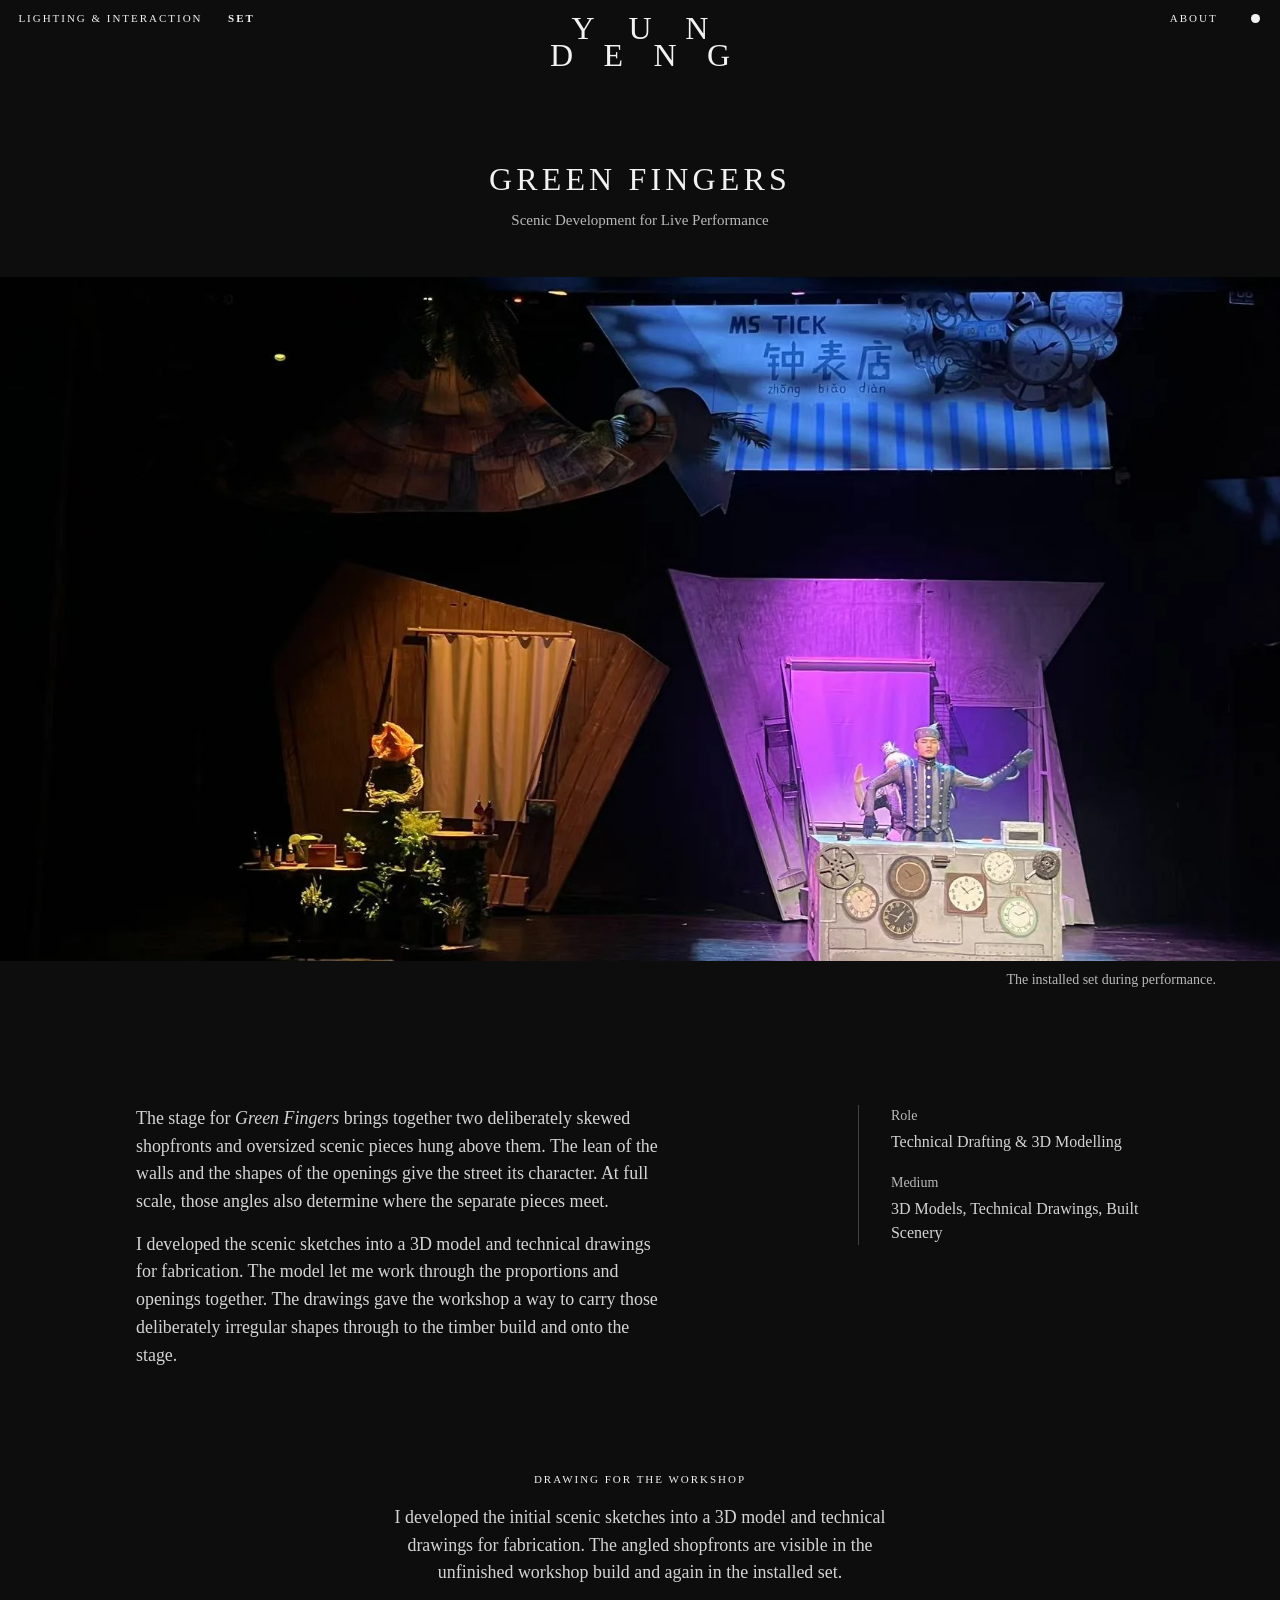
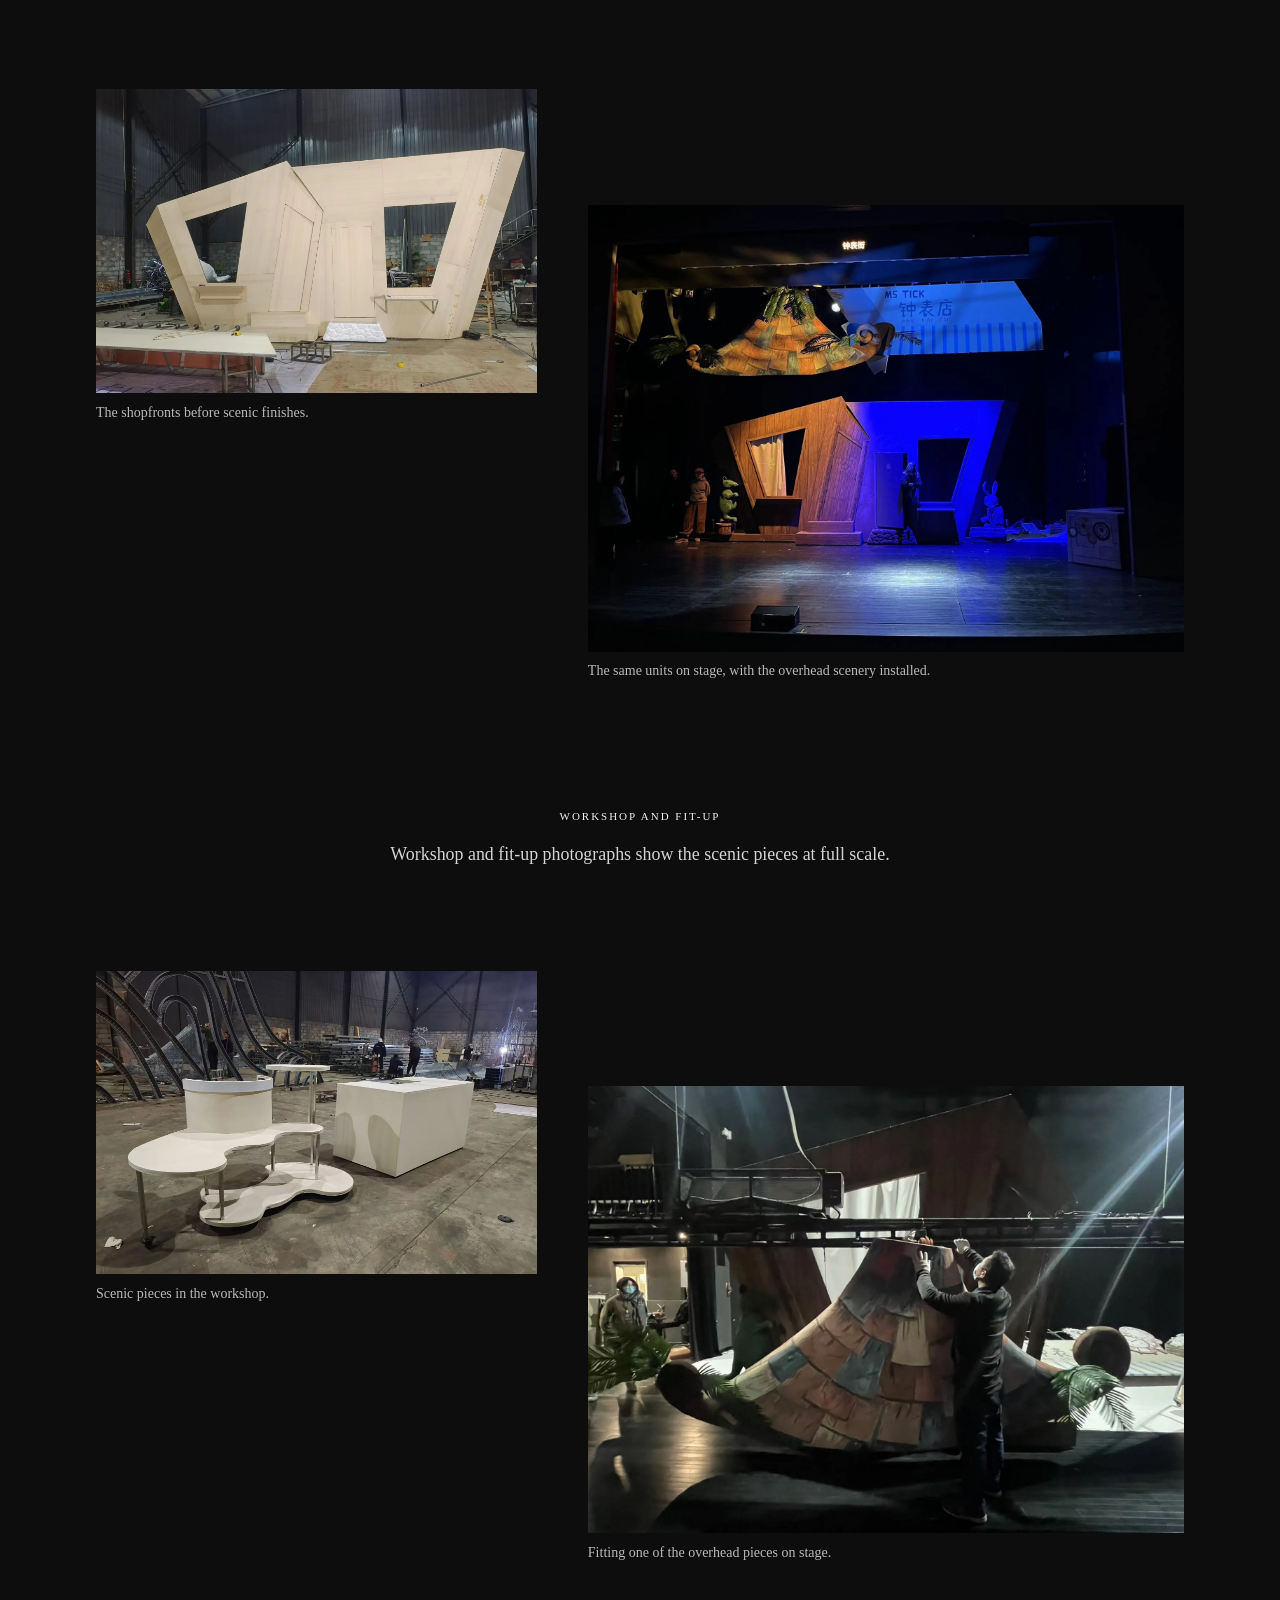
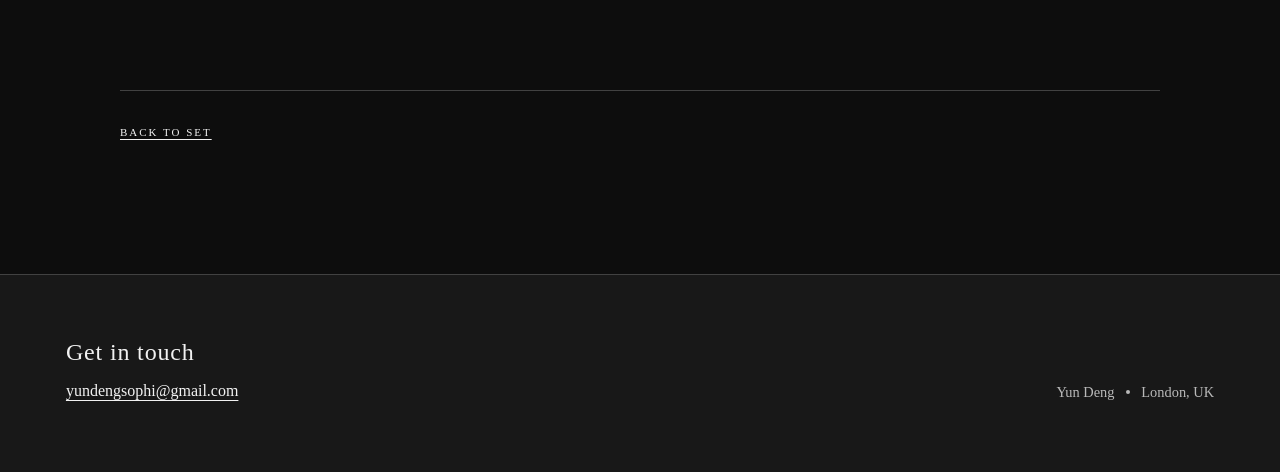
<file: work/green-fingers/index.html>
<!doctype html>
<html lang="en-GB">
<head>
  <meta charset="utf-8">
  <meta name="viewport" content="width=device-width, initial-scale=1">
  <meta name="theme-color" content="#0d0d0d">
  <meta name="description" content="From scenic sketches to a built stage.">
  <title>Green Fingers | Yun Deng</title>
  <link rel="icon" href="../../assets/mark.svg" type="image/svg+xml">
  <script src="../../assets/theme.js"></script>
  <link rel="stylesheet" href="../../assets/site.css">
  <link rel="stylesheet" href="../../assets/home.css">
  <link rel="stylesheet" href="../../assets/project.css">
  <link rel="stylesheet" href="../../assets/project-overview.css">
  <script src="../../assets/gallery.js" defer></script>
</head>
<body class="reel-home detail-page">
  <a class="skip" href="#main">Skip to content</a>
  <header class="opening-header">
    <nav class="folio-nav discipline-links" aria-label="Work categories">
      <a href="../../#lighting">Lighting&nbsp;&amp; Interaction</a>
      <a href="../../#set-design" aria-current="true">Set</a>
    </nav>
    <div class="masthead">
      <a href="../../" aria-label="Yun Deng, home">
        <span aria-hidden="true"><b>Y</b><b>U</b><b>N</b></span>
        <span aria-hidden="true"><b>D</b><b>E</b><b>N</b><b>G</b></span>
      </a>
    </div>
    <div class="folio-nav info-links">
      <a href="../../#about">About</a>
      <button class="theme-switch" type="button" aria-label="Switch to light theme"></button>
    </div>
  </header>

  <main id="main" class="project">
    <header class="wrap project-intro">
      <h1>Green Fingers</h1>
      <p class="project-type">Scenic Development for Live Performance</p>
    </header>
    <figure class="project-hero">
      <a class="viewable image-plate" href="../../assets/green-fingers-performance.webp" data-viewer>
        <img style="object-position: center 33%" src="../../assets/green-fingers-performance.webp" width="1702" height="1276" alt="A performer stands behind a counter covered in clocks, framed by purple and amber shopfronts." fetchpriority="high">
      </a>
      <figcaption>The installed set during performance.</figcaption>
    </figure>
    <section class="wrap project-lead project-overview" id="overview" aria-label="Project overview">
      <div class="project-overview-grid">
        <div class="prose">
          <p>The stage for <em>Green Fingers</em> brings together two deliberately skewed shopfronts and oversized scenic pieces hung above them. The lean of the walls and the shapes of the openings give the street its character. At full scale, those angles also determine where the separate pieces meet.</p>
          <p>I developed the scenic sketches into a 3D model and technical drawings for fabrication. The model let me work through the proportions and openings together. The drawings gave the workshop a way to carry those deliberately irregular shapes through to the timber build and onto the stage.</p>
        </div>
        <dl class="project-facts">
          <div>
            <dt>Role</dt>
            <dd>Technical Drafting &amp; 3D Modelling</dd>
          </div>
          <div>
            <dt>Medium</dt>
            <dd>3D Models, Technical Drawings, Built Scenery</dd>
          </div>
        </dl>
      </div>
    </section>

    <section class="wrap project-section">
      <div class="narrative">
        <h2 class="section-title">Drawing for the workshop</h2>
        <div class="prose">
          <p>I developed the initial scenic sketches into a 3D model and technical drawings for fabrication. The angled shopfronts are visible in the unfinished workshop build and again in the installed set.</p>
        </div>
      </div>
      <div class="scene-pair">
        <figure>
          <a class="viewable scene-image" href="../../assets/green-fingers-shopfronts.webp" data-viewer>
            <img src="../../assets/green-fingers-shopfronts.webp" width="1706" height="1177" alt="Two angled timber shopfronts stand unfinished on the workshop floor." loading="lazy" decoding="async">
          </a>
          <figcaption>The shopfronts before scenic finishes.</figcaption>
        </figure>
        <figure>
          <a class="viewable scene-image" href="../../assets/green-fingers-stage.webp" data-viewer>
            <img src="../../assets/green-fingers-stage.webp" width="1702" height="1276" alt="Both shopfronts are installed under blue and amber light, with large scenic elements hanging above them." loading="lazy" decoding="async">
          </a>
          <figcaption>The same units on stage, with the overhead scenery installed.</figcaption>
        </figure>
      </div>
    </section>

    <section class="wrap project-section">
      <div class="narrative">
        <h2 class="section-title">Workshop and fit-up</h2>
        <div class="prose">
          <p>Workshop and fit-up photographs show the scenic pieces at full scale.</p>
        </div>
      </div>
      <div class="scene-pair">
        <figure>
          <a class="viewable scene-image" href="../../assets/green-fingers-workshop-pieces.webp" data-viewer>
            <img src="../../assets/green-fingers-workshop-pieces.webp" width="1706" height="1175" alt="A curved white scenic piece and a rectangular unit on the workshop floor." loading="lazy" decoding="async">
          </a>
          <figcaption>Scenic pieces in the workshop.</figcaption>
        </figure>
        <figure>
          <a class="viewable scene-image" href="../../assets/green-fingers-fit-up.webp" data-viewer>
            <img src="../../assets/green-fingers-fit-up.webp" width="1702" height="1276" alt="A crew member fits a large curved scenic piece beneath the theatre rig." loading="lazy" decoding="async">
          </a>
          <figcaption>Fitting one of the overhead pieces on stage.</figcaption>
        </figure>
      </div>
    </section>

    <div class="wrap project-section project-return">
      <a class="text-link return-link" href="../../#set-design">Back to Set</a>
    </div>
  </main>

  <footer class="footer" id="contact">
    <div class="wrap footer-inner">
      <div>
        <h2 class="footer-title">Get in touch</h2>
        <a class="footer-email" href="mailto:yundengsophi@gmail.com">yundengsophi@gmail.com</a>
      </div>
      <p class="footer-credit">Yun Deng <span class="dot" aria-hidden="true"></span> London, UK</p>
    </div>
  </footer>

  <dialog class="lightbox" id="lightbox" aria-label="Project image viewer">
    <div class="lightbox-controls">
      <div class="lightbox-nav">
        <button type="button" data-prev>Previous</button>
        <button type="button" data-next>Next</button>
      </div>
      <button type="button" data-close autofocus>Close</button>
    </div>
    <figure>
      <img id="lightbox-image" alt="">
      <figcaption id="lightbox-caption" aria-live="polite"></figcaption>
    </figure>
  </dialog>
</body>
</html>
</file>
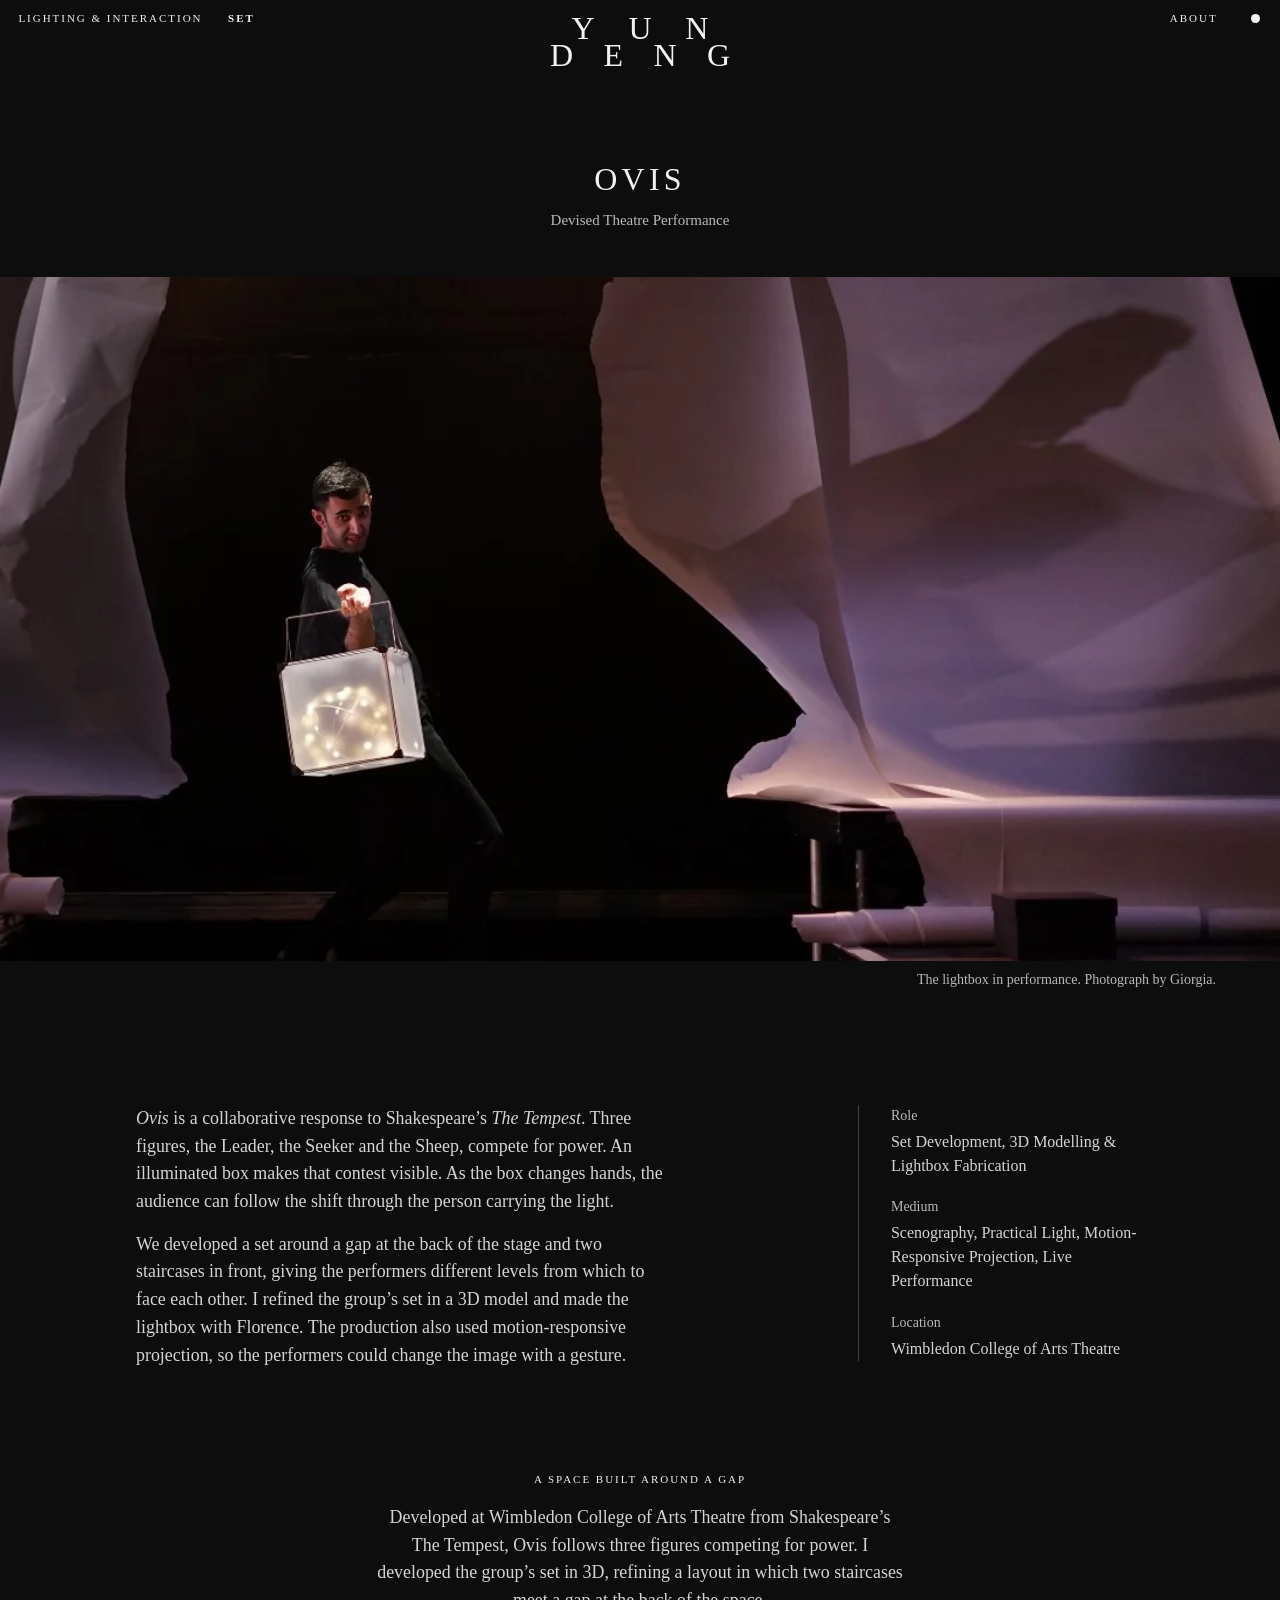
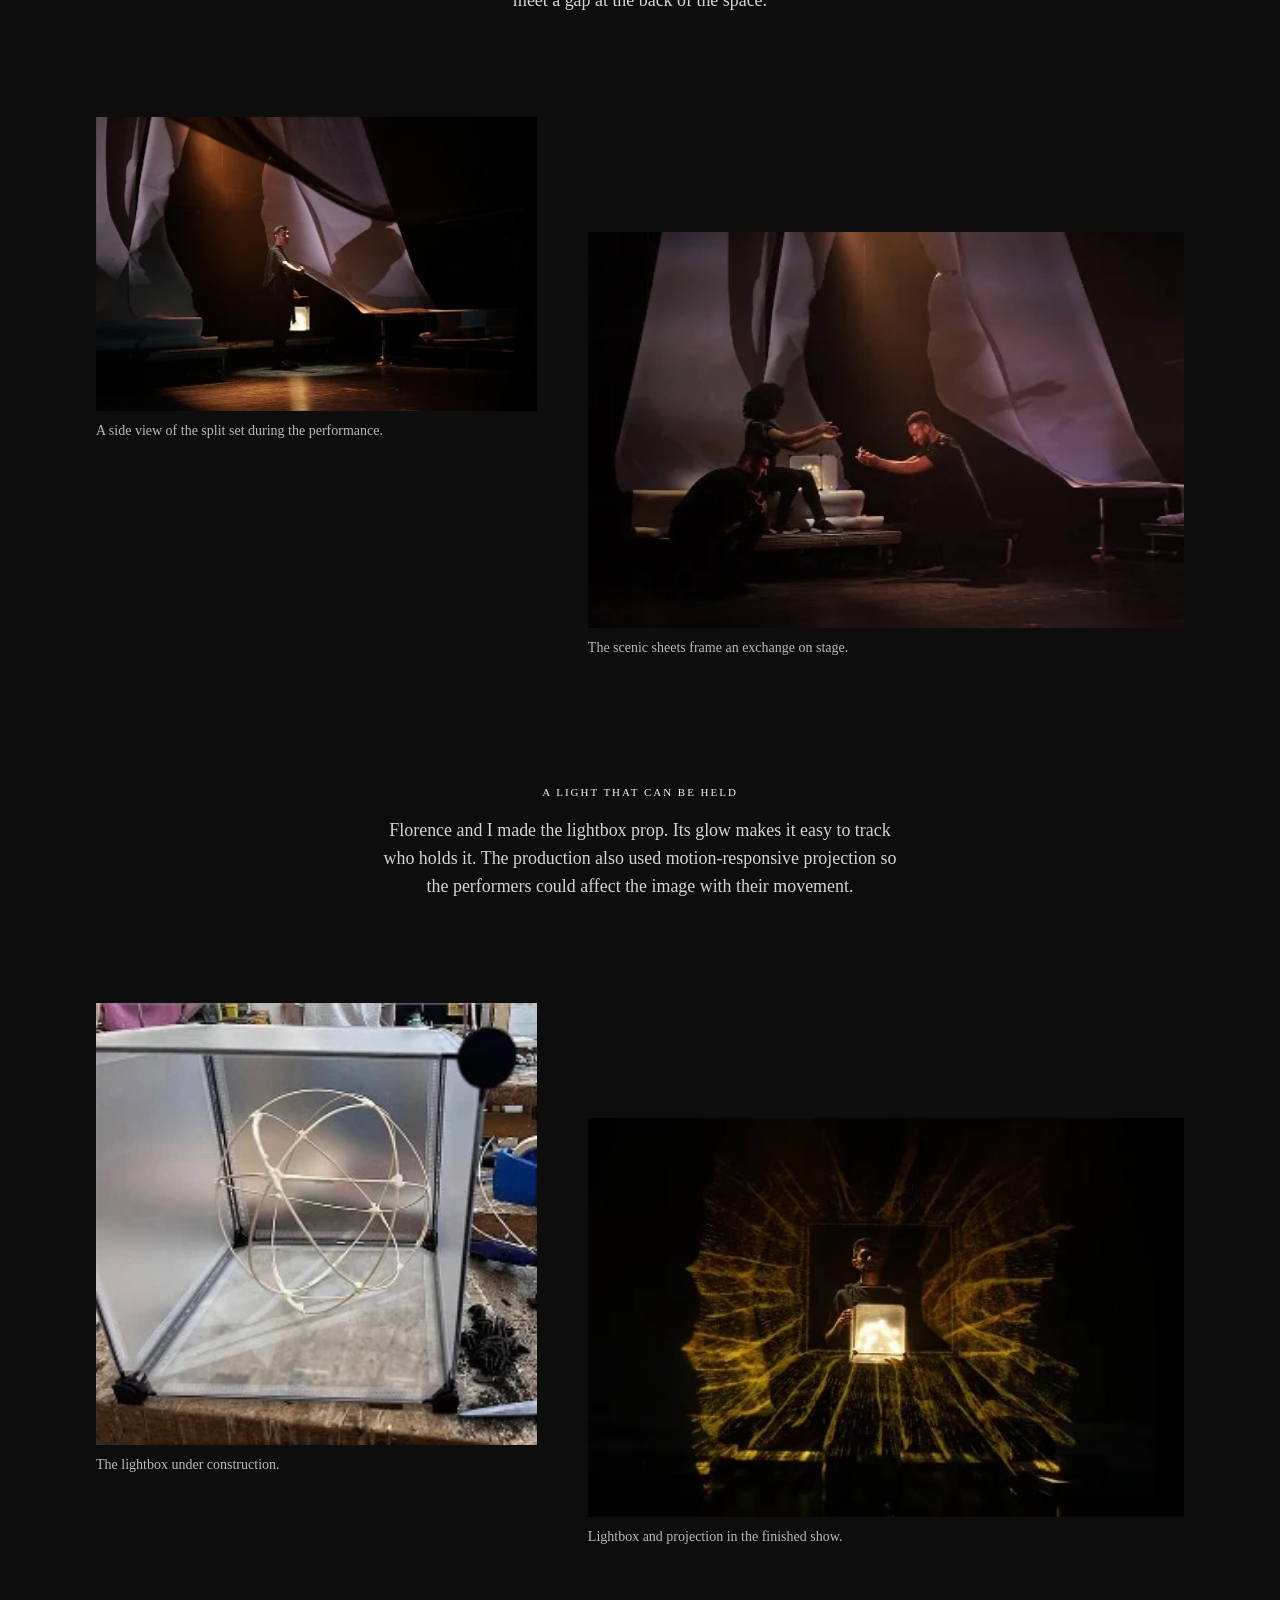
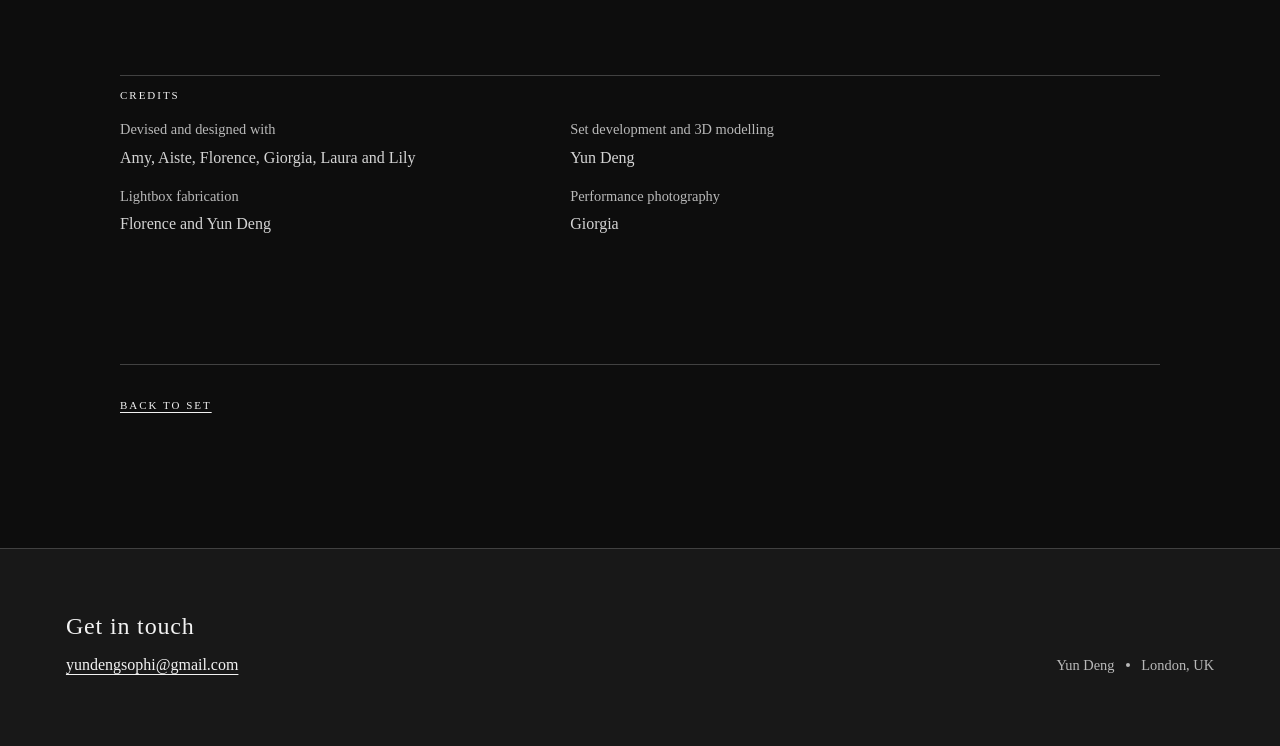
<file: work/ovis/index.html>
<!doctype html>
<html lang="en-GB">
<head>
  <meta charset="utf-8">
  <meta name="viewport" content="width=device-width, initial-scale=1">
  <meta name="theme-color" content="#0d0d0d">
  <meta name="description" content="A portable lightbox changes hands as the balance of power shifts.">
  <title>Ovis | Yun Deng</title>
  <link rel="icon" href="../../assets/mark.svg" type="image/svg+xml">
  <script src="../../assets/theme.js"></script>
  <link rel="stylesheet" href="../../assets/site.css">
  <link rel="stylesheet" href="../../assets/home.css">
  <link rel="stylesheet" href="../../assets/project.css">
  <link rel="stylesheet" href="../../assets/project-overview.css">
  <script src="../../assets/gallery.js" defer></script>
</head>
<body class="reel-home detail-page">
  <a class="skip" href="#main">Skip to content</a>
  <header class="opening-header">
    <nav class="folio-nav discipline-links" aria-label="Work categories">
      <a href="../../#lighting">Lighting&nbsp;&amp; Interaction</a>
      <a href="../../#set-design" aria-current="true">Set</a>
    </nav>
    <div class="masthead">
      <a href="../../" aria-label="Yun Deng, home">
        <span aria-hidden="true"><b>Y</b><b>U</b><b>N</b></span>
        <span aria-hidden="true"><b>D</b><b>E</b><b>N</b><b>G</b></span>
      </a>
    </div>
    <div class="folio-nav info-links">
      <a href="../../#about">About</a>
      <button class="theme-switch" type="button" aria-label="Switch to light theme"></button>
    </div>
  </header>

  <main id="main" class="project">
    <header class="wrap project-intro">
      <h1>Ovis</h1>
      <p class="project-type">Devised Theatre Performance</p>
    </header>
    <figure class="project-hero">
      <a class="viewable image-plate" href="../../assets/ovis-lantern.webp" data-viewer>
        <img src="../../assets/ovis-lantern.webp" width="1095" height="821" alt="A performer holds an illuminated box amid large sheets of pale hanging scenery." fetchpriority="high">
      </a>
      <figcaption>The lightbox in performance. Photograph by Giorgia.</figcaption>
    </figure>
    <section class="wrap project-lead project-overview" id="overview" aria-label="Project overview">
      <div class="project-overview-grid">
        <div class="prose">
          <p><em>Ovis</em> is a collaborative response to Shakespeare’s <em>The Tempest</em>. Three figures, the Leader, the Seeker and the Sheep, compete for power. An illuminated box makes that contest visible. As the box changes hands, the audience can follow the shift through the person carrying the light.</p>
          <p>We developed a set around a gap at the back of the stage and two staircases in front, giving the performers different levels from which to face each other. I refined the group’s set in a 3D model and made the lightbox with Florence. The production also used motion-responsive projection, so the performers could change the image with a gesture.</p>
        </div>
        <dl class="project-facts">
          <div>
            <dt>Role</dt>
            <dd>Set Development, 3D Modelling &amp; Lightbox Fabrication</dd>
          </div>
          <div>
            <dt>Medium</dt>
            <dd>Scenography, Practical Light, Motion-Responsive Projection, Live Performance</dd>
          </div>
          <div>
            <dt>Location</dt>
            <dd>Wimbledon College of Arts Theatre</dd>
          </div>
        </dl>
      </div>
    </section>

    <section class="wrap project-section">
      <div class="narrative">
        <h2 class="section-title">A space built around a gap</h2>
        <div class="prose">
          <p>Developed at Wimbledon College of Arts Theatre from Shakespeare’s The Tempest, Ovis follows three figures competing for power. I developed the group’s set in 3D, refining a layout in which two staircases meet a gap at the back of the space.</p>
        </div>
      </div>
      <div class="scene-pair">
        <figure>
          <a class="viewable scene-image" href="../../assets/ovis-stage-view.webp" data-viewer>
            <img src="../../assets/ovis-stage-view.webp" width="438" height="292" alt="A performer carrying the lightbox stands between hanging sheets of scenery in amber light." loading="lazy" decoding="async">
          </a>
          <figcaption>A side view of the split set during the performance.</figcaption>
        </figure>
        <figure>
          <a class="viewable scene-image" href="../../assets/ovis-together.webp" data-viewer>
            <img src="../../assets/ovis-together.webp" width="437" height="290" alt="Two performers reach towards one another under suspended pale scenic sheets." loading="lazy" decoding="async">
          </a>
          <figcaption>The scenic sheets frame an exchange on stage.</figcaption>
        </figure>
      </div>
    </section>

    <section class="wrap project-section">
      <div class="narrative">
        <h2 class="section-title">A light that can be held</h2>
        <div class="prose">
          <p>Florence and I made the lightbox prop. Its glow makes it easy to track who holds it. The production also used motion-responsive projection so the performers could affect the image with their movement.</p>
        </div>
      </div>
      <div class="scene-pair">
        <figure>
          <a class="viewable scene-image" href="../../assets/ovis-lightbox.webp" data-viewer>
            <img src="../../assets/ovis-lightbox.webp" width="249" height="250" alt="A square box containing a spherical wire frame on a workshop bench." loading="lazy" decoding="async">
          </a>
          <figcaption>The lightbox under construction.</figcaption>
        </figure>
        <figure>
          <a class="viewable scene-image" href="../../assets/ovis-projection.webp" data-viewer>
            <img src="../../assets/ovis-projection.webp" width="418" height="280" alt="A performer holds a lightbox in front of a spreading gold projection." loading="lazy" decoding="async">
          </a>
          <figcaption>Lightbox and projection in the finished show.</figcaption>
        </figure>
      </div>
    </section>

    <section class="wrap project-section credits">
      <header class="section-rule"><h2 class="section-heading">Credits</h2></header>
      <dl class="credit-grid">
        <div><dt>Devised and designed with</dt><dd>Amy, Aiste, Florence, Giorgia, Laura and Lily</dd></div>
        <div><dt>Set development and 3D modelling</dt><dd>Yun Deng</dd></div>
        <div><dt>Lightbox fabrication</dt><dd>Florence and Yun Deng</dd></div>
        <div><dt>Performance photography</dt><dd>Giorgia</dd></div>
      </dl>
    </section>

    <div class="wrap project-section project-return">
      <a class="text-link return-link" href="../../#set-design">Back to Set</a>
    </div>
  </main>

  <footer class="footer" id="contact">
    <div class="wrap footer-inner">
      <div>
        <h2 class="footer-title">Get in touch</h2>
        <a class="footer-email" href="mailto:yundengsophi@gmail.com">yundengsophi@gmail.com</a>
      </div>
      <p class="footer-credit">Yun Deng <span class="dot" aria-hidden="true"></span> London, UK</p>
    </div>
  </footer>

  <dialog class="lightbox" id="lightbox" aria-label="Project image viewer">
    <div class="lightbox-controls">
      <div class="lightbox-nav">
        <button type="button" data-prev>Previous</button>
        <button type="button" data-next>Next</button>
      </div>
      <button type="button" data-close autofocus>Close</button>
    </div>
    <figure>
      <img id="lightbox-image" alt="">
      <figcaption id="lightbox-caption" aria-live="polite"></figcaption>
    </figure>
  </dialog>
</body>
</html>
</file>
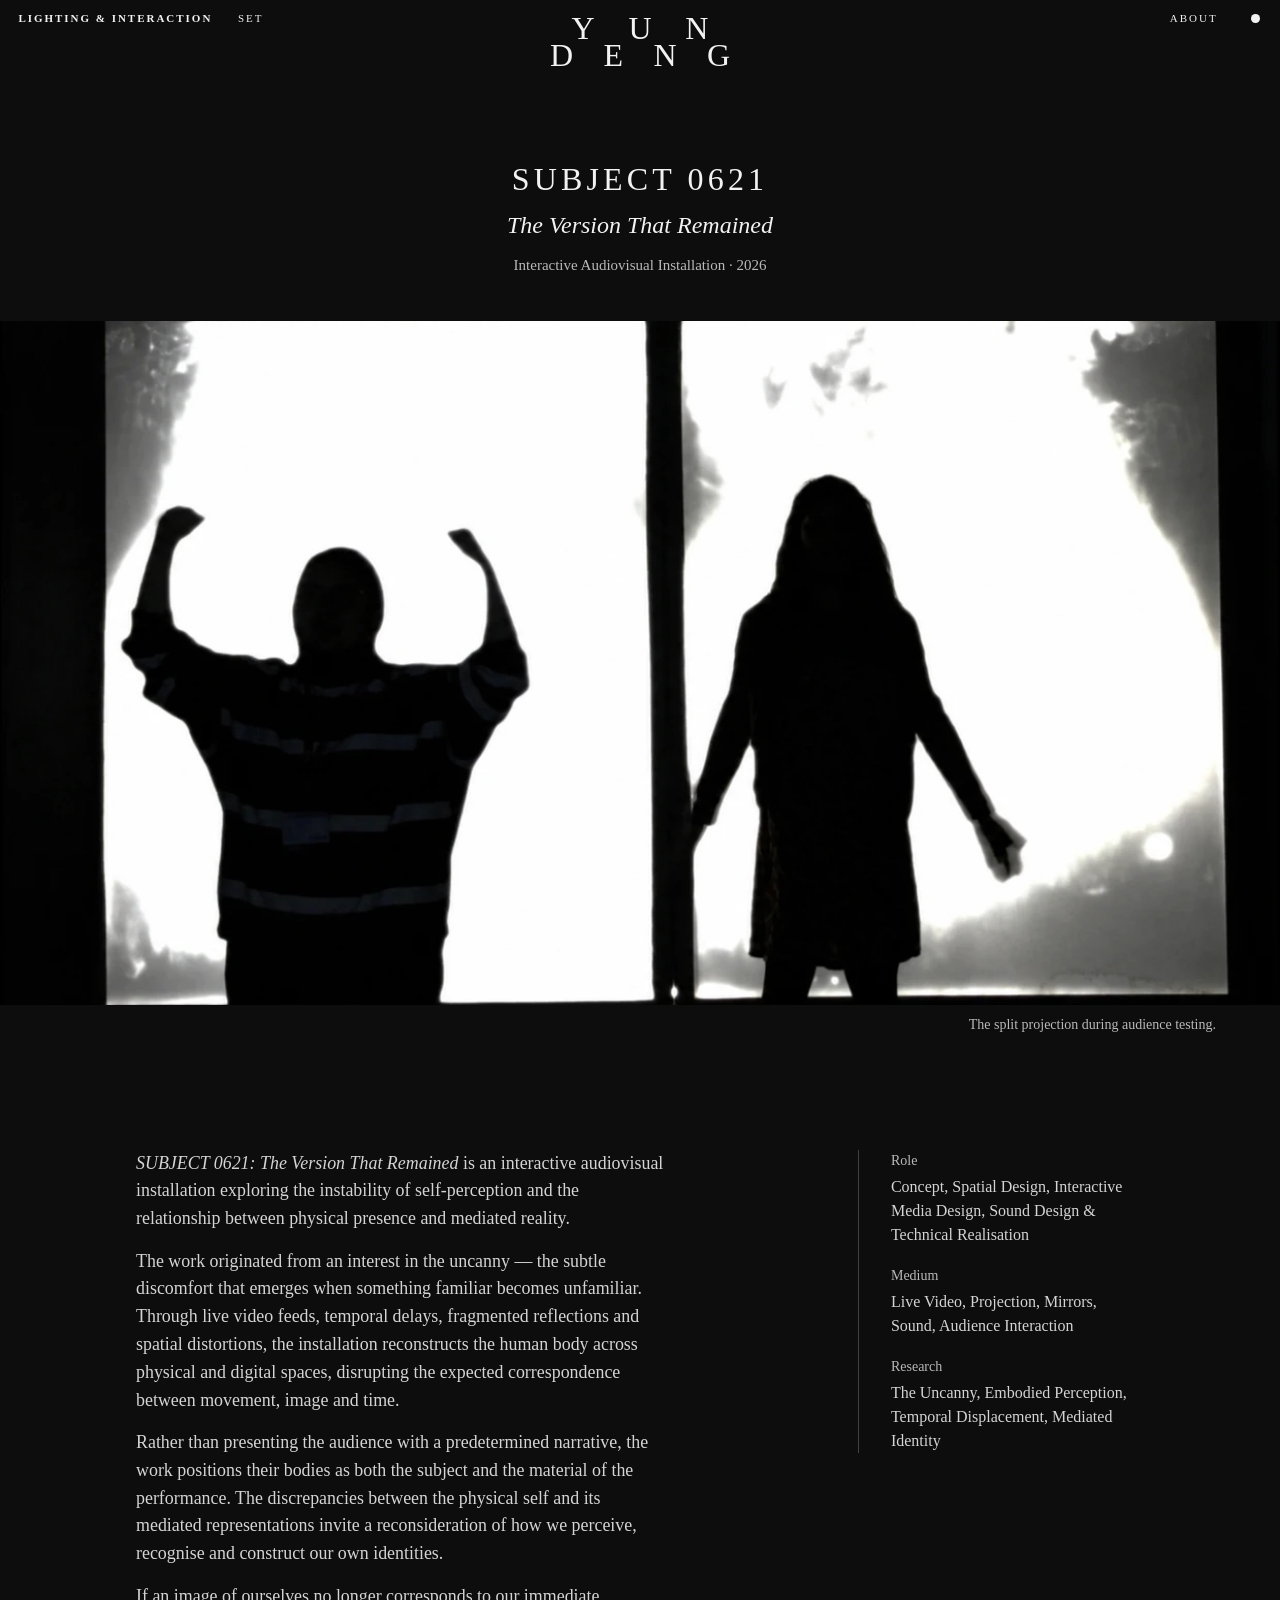
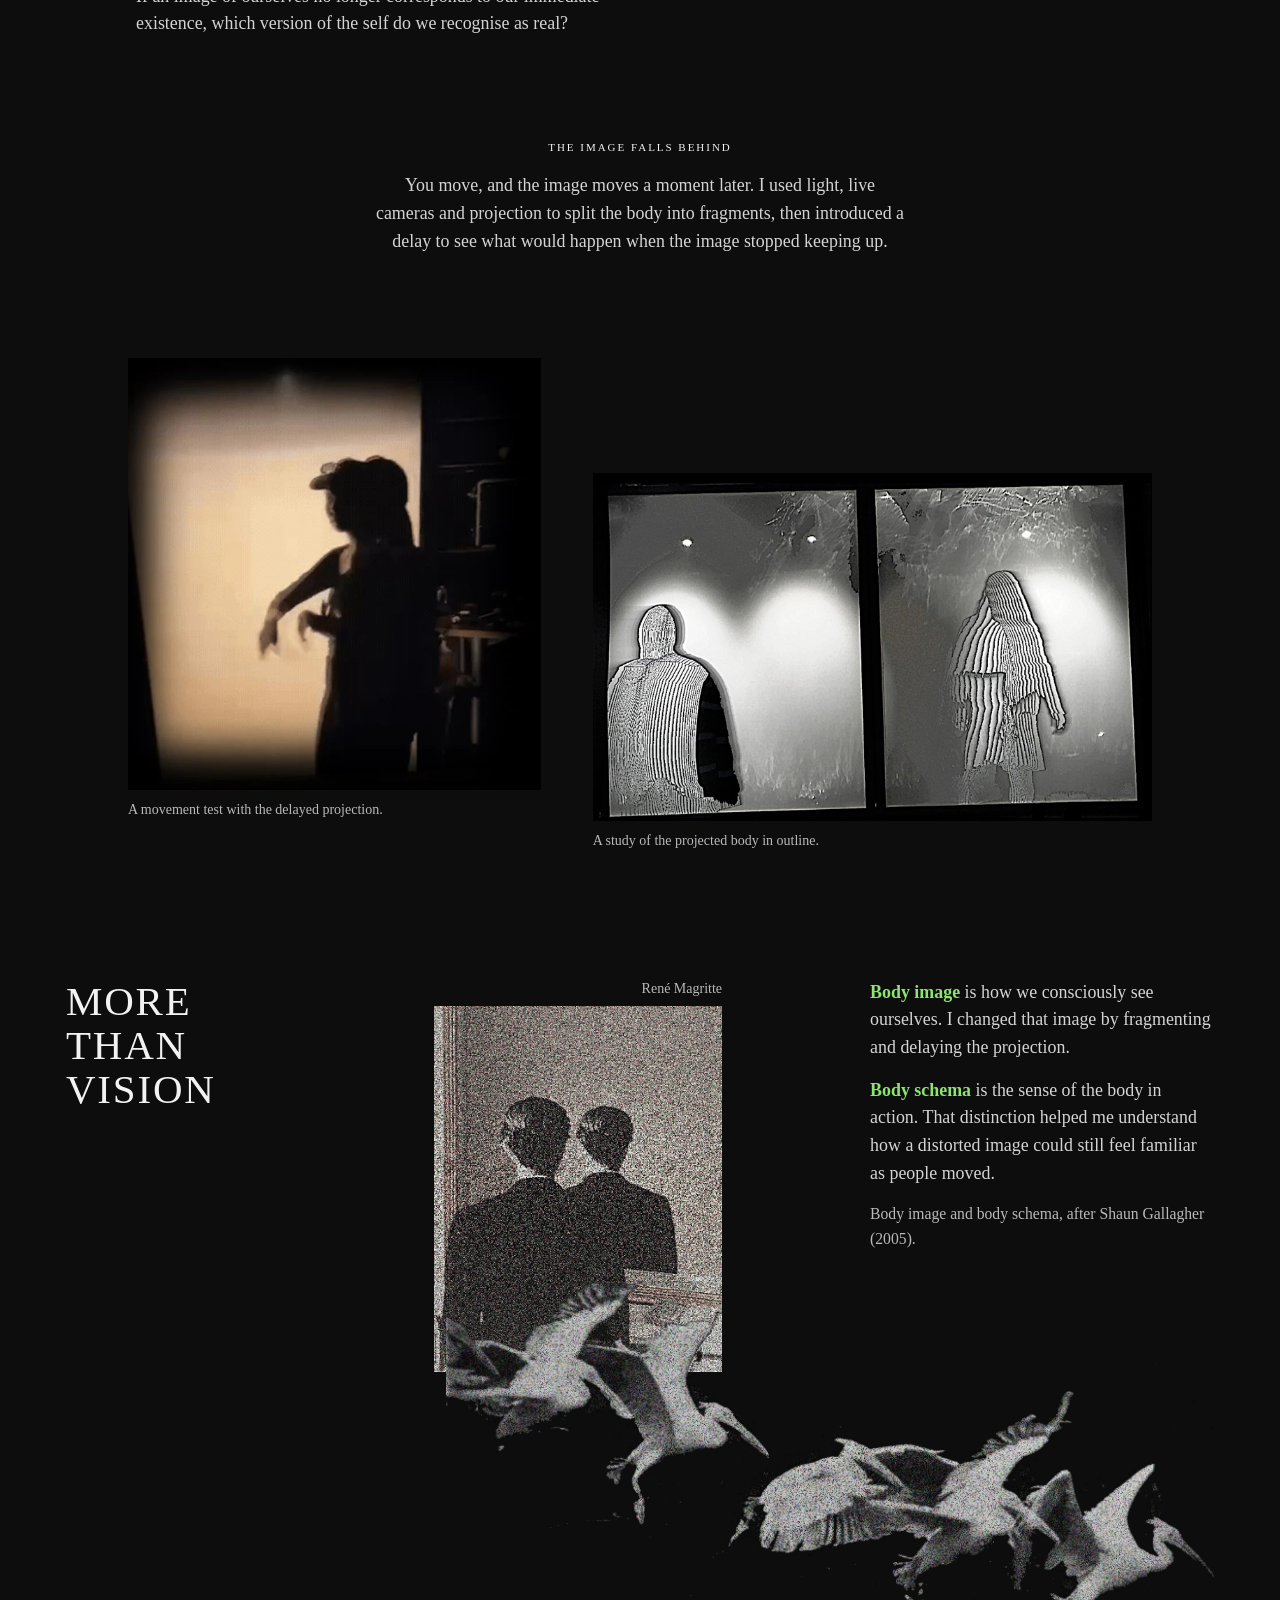
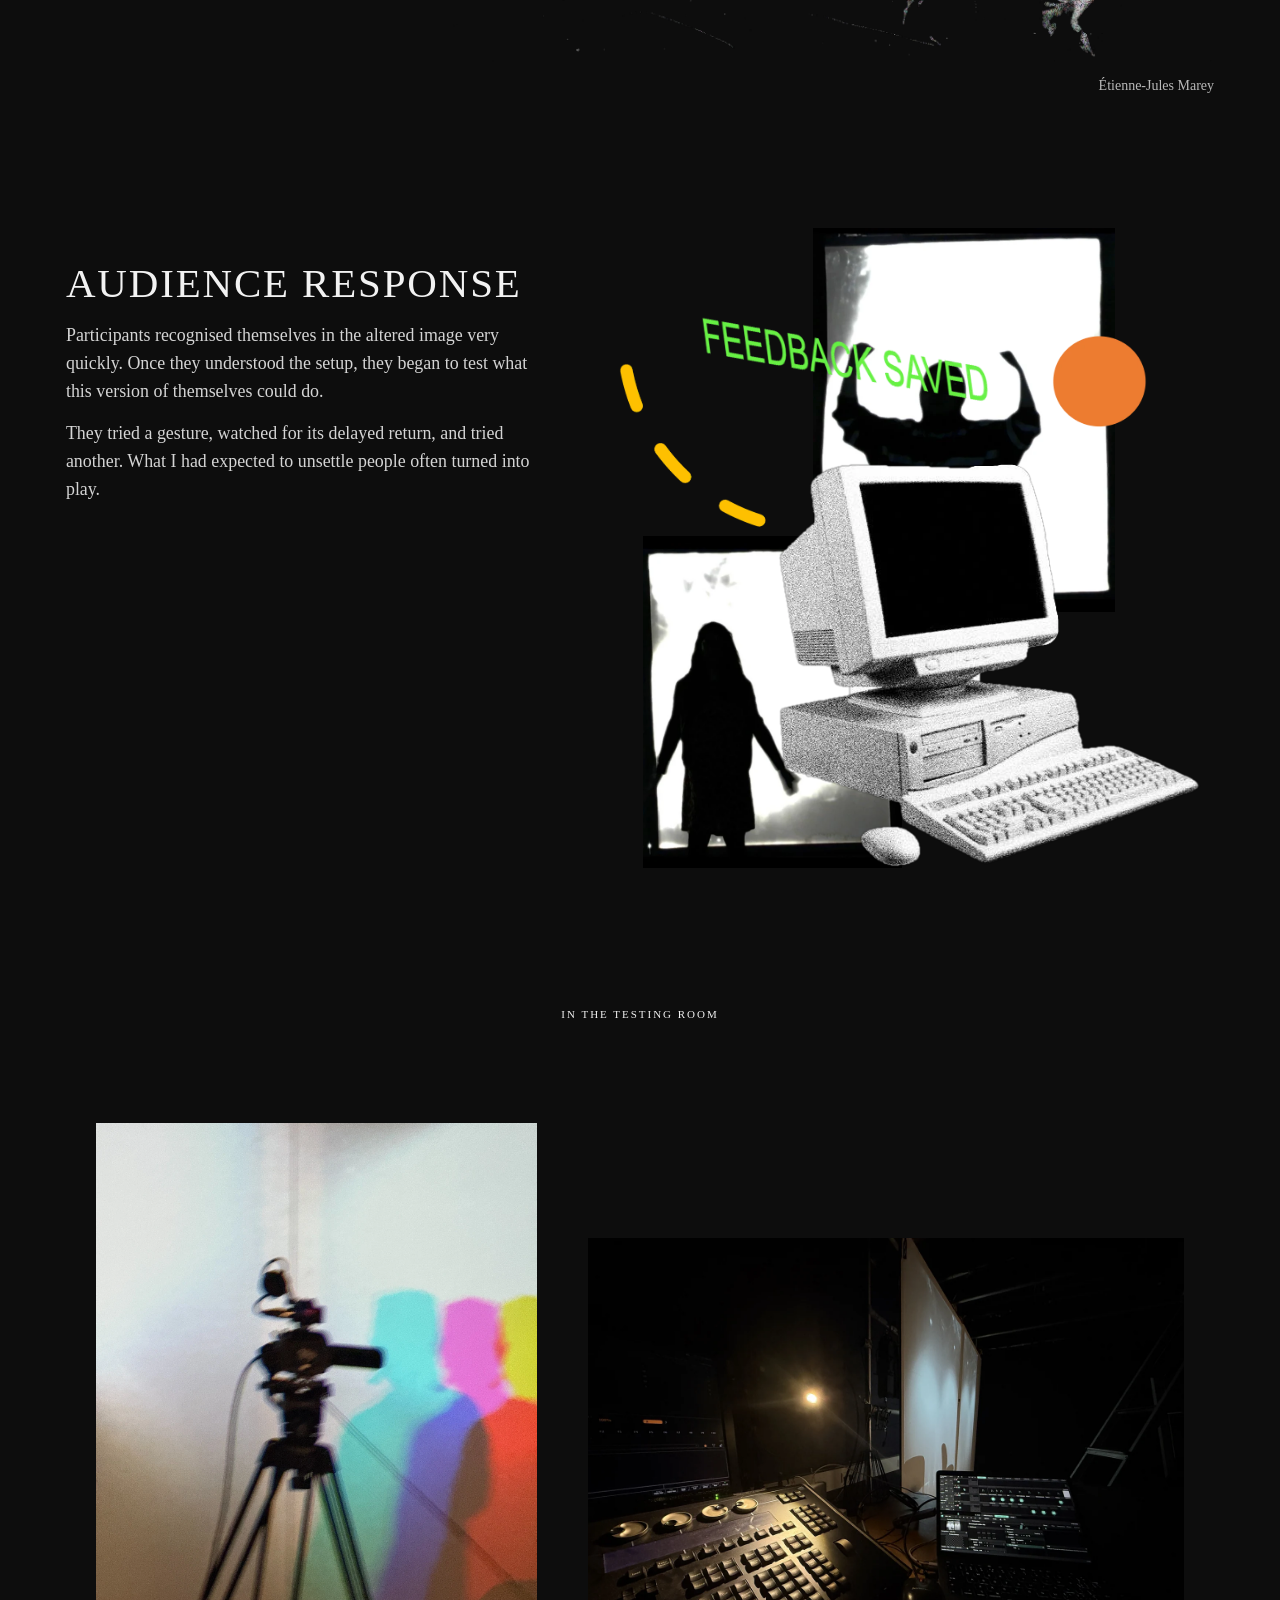
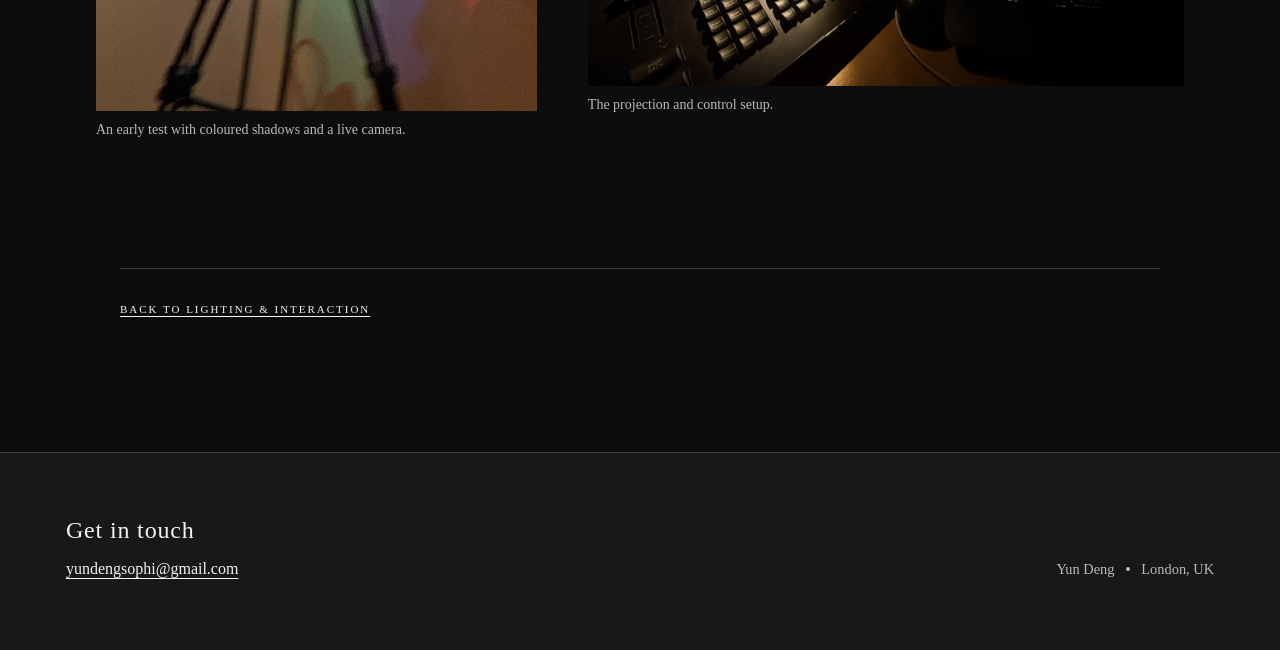
<file: work/subject-0621/index.html>
<!doctype html>
<html lang="en-GB">
<head>
  <meta charset="utf-8">
  <meta name="viewport" content="width=device-width, initial-scale=1">
  <meta name="theme-color" content="#0d0d0d">
  <meta name="description" content="Subject 0621: The Version That Remained. Yun Deng's experiment in live and delayed projection.">
  <title>Subject 0621 | Yun Deng</title>
  <link rel="icon" href="../../assets/mark.svg" type="image/svg+xml">
  <script src="../../assets/theme.js"></script>
  <link rel="stylesheet" href="../../assets/site.css">
  <link rel="stylesheet" href="../../assets/home.css">
  <link rel="stylesheet" href="../../assets/project.css">
  <link rel="stylesheet" href="../../assets/project-overview.css">
  <link rel="stylesheet" href="../../assets/subject-0621.css">
  <script src="../../assets/gallery.js" defer></script>
</head>
<body class="reel-home detail-page">
  <a class="skip" href="#main">Skip to content</a>
  <header class="opening-header">
    <nav class="folio-nav discipline-links" aria-label="Work categories">
      <a href="../../#lighting" aria-current="true">Lighting&nbsp;&amp; Interaction</a>
      <a href="../../#set-design">Set</a>
    </nav>
    <div class="masthead">
      <a href="../../" aria-label="Yun Deng, home">
        <span aria-hidden="true"><b>Y</b><b>U</b><b>N</b></span>
        <span aria-hidden="true"><b>D</b><b>E</b><b>N</b><b>G</b></span>
      </a>
    </div>
    <div class="folio-nav info-links">
      <a href="../../#about">About</a>
      <button class="theme-switch" type="button" aria-label="Switch to light theme"></button>
    </div>
  </header>

  <main id="main" class="project">
    <header class="wrap project-intro">
      <h1>SUBJECT 0621</h1>
      <p class="project-subtitle"><em>The Version That Remained</em></p>
      <p class="project-type">Interactive Audiovisual Installation · 2026</p>
    </header>
    <figure class="project-hero">
      <a class="viewable image-plate" href="../../assets/subject-0621-levelled.webp" data-viewer aria-label="Enlarge the split projection">
        <img src="../../assets/subject-0621-levelled.webp" srcset="../../assets/subject-0621-levelled-small.webp 840w, ../../assets/subject-0621-levelled.webp 1240w" sizes="100vw" width="1240" height="813" alt="Two silhouettes make different gestures across adjacent white projection planes." fetchpriority="high">
      </a>
      <figcaption>The split projection during audience testing.</figcaption>
    </figure>
    <section class="wrap project-lead project-overview" id="overview" aria-label="Project overview">
      <div class="project-overview-grid">
        <div class="prose">
          <p><em>SUBJECT 0621: The Version That Remained</em> is an interactive audiovisual installation exploring the instability of self-perception and the relationship between physical presence and mediated reality.</p>
          <p>The work originated from an interest in the uncanny — the subtle discomfort that emerges when something familiar becomes unfamiliar. Through live video feeds, temporal delays, fragmented reflections and spatial distortions, the installation reconstructs the human body across physical and digital spaces, disrupting the expected correspondence between movement, image and time.</p>
          <p>Rather than presenting the audience with a predetermined narrative, the work positions their bodies as both the subject and the material of the performance. The discrepancies between the physical self and its mediated representations invite a reconsideration of how we perceive, recognise and construct our own identities.</p>
          <p>If an image of ourselves no longer corresponds to our immediate existence, which version of the self do we recognise as real?</p>
        </div>
        <dl class="project-facts">
          <div>
            <dt>Role</dt>
            <dd>Concept, Spatial Design, Interactive Media Design, Sound Design &amp; Technical Realisation</dd>
          </div>
          <div>
            <dt>Medium</dt>
            <dd>Live Video, Projection, Mirrors, Sound, Audience Interaction</dd>
          </div>
          <div>
            <dt>Research</dt>
            <dd>The Uncanny, Embodied Perception, Temporal Displacement, Mediated Identity</dd>
          </div>
        </dl>
      </div>
    </section>

    <section class="wrap project-section crossing subject-delay" aria-labelledby="subject-experience">
      <div class="crossing-copy">
        <h2 class="section-title" id="subject-experience">The image falls behind</h2>
        <div class="prose">
          <p>You move, and the image moves a moment later. I used light, live cameras and projection to split the body into fragments, then introduced a delay to see what would happen when the image stopped keeping up.</p>
        </div>
      </div>
      <div class="scene-pair">
        <figure>
          <a class="viewable scene-image" href="../../assets/subject-delay-test.webp" data-viewer>
            <img src="../../assets/subject-delay-test.webp" width="718" height="750" loading="lazy" alt="Overlapping silhouettes in front of an amber screen during a movement test.">
          </a>
          <figcaption>A movement test with the delayed projection.</figcaption>
        </figure>
        <figure>
          <a class="viewable scene-image" href="../../assets/subject-projection-contours.webp" data-viewer>
            <img src="../../assets/subject-projection-contours.webp" width="1600" height="996" loading="lazy" alt="Two figures are reduced to fine outlines across a pair of monochrome screens.">
          </a>
          <figcaption>A study of the projected body in outline.</figcaption>
        </figure>
      </div>
    </section>

    <section class="wrap project-section subject-perception" aria-labelledby="subject-perception">
      <h2 class="section-title" id="subject-perception">More than vision</h2>
      <figure class="subject-mirror">
        <figcaption>René Magritte</figcaption>
        <img src="../../assets/subject-mirror-reference.webp" width="670" height="851" loading="lazy" alt="A figure seen from behind looks into a mirror that also shows the back of their head.">
      </figure>
      <div class="prose">
        <p><strong>Body image</strong> is how we consciously see ourselves. I changed that image by fragmenting and delaying the projection.</p>
        <p><strong>Body schema</strong> is the sense of the body in action. That distinction helped me understand how a distorted image could still feel familiar as people moved.</p>
        <p class="subject-reference">Body image and body schema, after Shaun Gallagher (2005).</p>
      </div>
      <figure class="subject-flight">
        <img src="../../assets/subject-flight-study.webp" width="1583" height="792" loading="lazy" alt="A sequence of overlapping wing positions traces a bird’s flight.">
        <figcaption>Étienne-Jules Marey</figcaption>
      </figure>
    </section>

    <section class="wrap project-section subject-audience" aria-labelledby="subject-audience">
      <div class="subject-audience-copy">
        <h2 class="section-title" id="subject-audience">Audience response</h2>
        <div class="prose">
          <p>Participants recognised themselves in the altered image very quickly. Once they understood the setup, they began to test what this version of themselves could do.</p>
          <p>They tried a gesture, watched for its delayed return, and tried another. What I had expected to unsettle people often turned into play.</p>
        </div>
      </div>
      <div class="subject-stills">
        <figure class="subject-silhouette">
          <a class="viewable" href="../../assets/subject-audience-silhouette.webp" data-viewer>
            <img src="../../assets/subject-audience-silhouette.webp" width="596" height="764" loading="lazy" alt="A participant stands with arms out at either side against a bright projection screen.">
          </a>
          <figcaption class="sr-only">A participant in the projection during audience testing.</figcaption>
        </figure>
        <figure class="subject-raised-arms">
          <a class="viewable" href="../../assets/subject-audience-arms.webp" data-viewer>
            <img src="../../assets/subject-audience-arms.webp" width="745" height="948" loading="lazy" alt="A participant raises both arms in a second projection frame.">
          </a>
          <figcaption class="sr-only">Another participant tries a gesture during audience testing.</figcaption>
        </figure>
        <img class="subject-computer" src="../../assets/subject-audience-computer.webp" width="539" height="519" loading="lazy" alt="">
        <img class="subject-feedback" src="../../assets/subject-feedback-saved.webp" width="412" height="325" loading="lazy" alt="Feedback saved">
        <img class="subject-orange" src="../../assets/subject-audience-orange.webp" width="231" height="225" loading="lazy" alt="">
        <img class="subject-dashes" src="../../assets/subject-audience-dashes.webp" width="385" height="408" loading="lazy" alt="">
      </div>
    </section>

    <section class="wrap project-section" aria-labelledby="subject-setup">
      <div class="narrative">
        <h2 class="section-title" id="subject-setup">In the testing room</h2>
      </div>
      <div class="scene-pair">
        <figure>
          <a class="viewable scene-image" href="../../assets/subject-camera-portrait.webp" data-viewer aria-label="Enlarge the early camera test">
            <img src="../../assets/subject-camera-portrait.webp" width="1200" height="1600" loading="lazy" alt="A camera on a tripod faces a wall of overlapping coloured shadows.">
          </a>
          <figcaption>An early test with coloured shadows and a live camera.</figcaption>
        </figure>
        <figure>
          <a class="viewable scene-image" href="../../assets/subject-desk.webp" data-viewer aria-label="Enlarge the projection setup">
            <img src="../../assets/subject-desk.webp" width="1440" height="1080" loading="lazy" alt="A control desk and equipment sit beside a lit projection surface in a dark space.">
          </a>
          <figcaption>The projection and control setup.</figcaption>
        </figure>
      </div>
    </section>

    <div class="wrap project-section project-return">
      <a class="text-link return-link" href="../../#lighting">Back to Lighting &amp; Interaction</a>
    </div>
  </main>

  <footer class="footer" id="contact">
    <div class="wrap footer-inner">
      <div>
        <h2 class="footer-title">Get in touch</h2>
        <a class="footer-email" href="mailto:yundengsophi@gmail.com">yundengsophi@gmail.com</a>
      </div>
      <p class="footer-credit">Yun Deng <span class="dot" aria-hidden="true"></span> London, UK</p>
    </div>
  </footer>

  <dialog class="lightbox" id="lightbox" aria-label="Project image viewer">
    <div class="lightbox-controls">
      <div class="lightbox-nav">
        <button type="button" data-prev>Previous</button>
        <button type="button" data-next>Next</button>
      </div>
      <button type="button" data-close autofocus>Close</button>
    </div>
    <figure>
      <img id="lightbox-image" alt="">
      <figcaption id="lightbox-caption" aria-live="polite"></figcaption>
    </figure>
  </dialog>
</body>
</html>
</file>
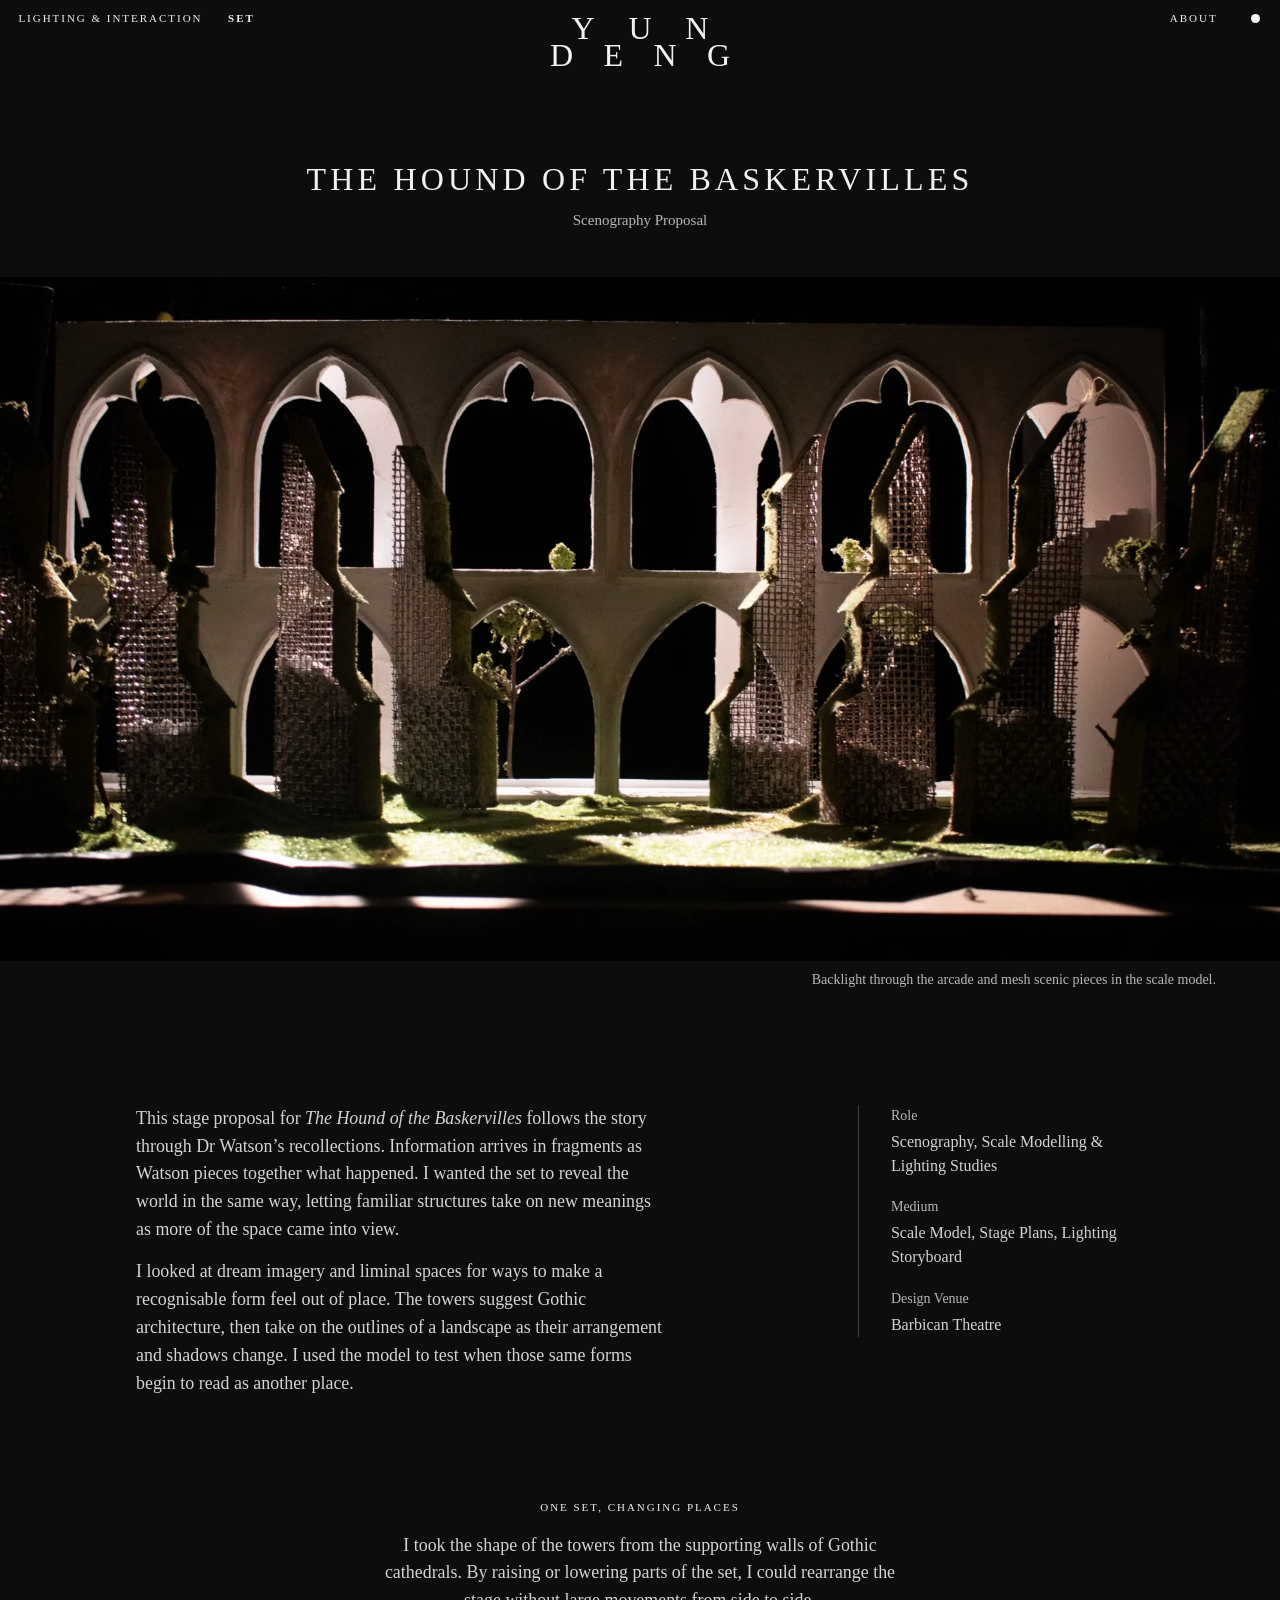
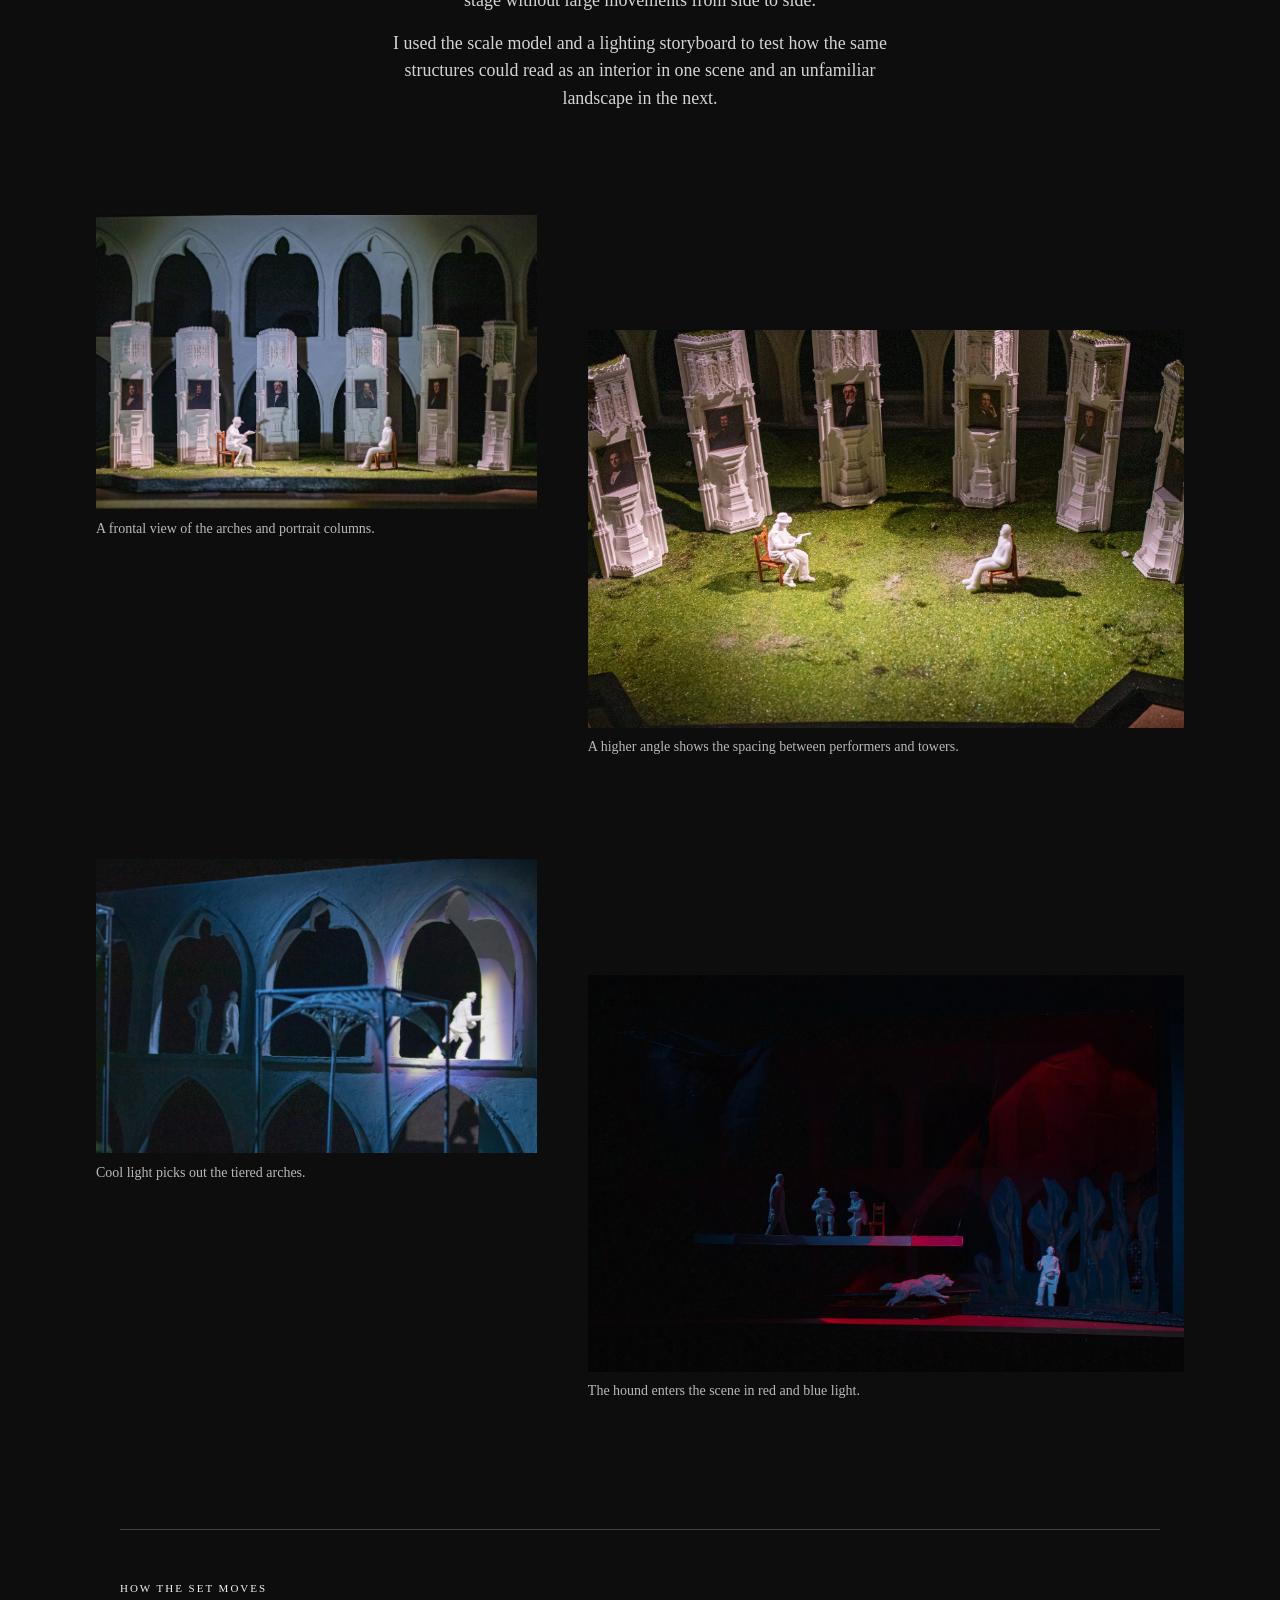
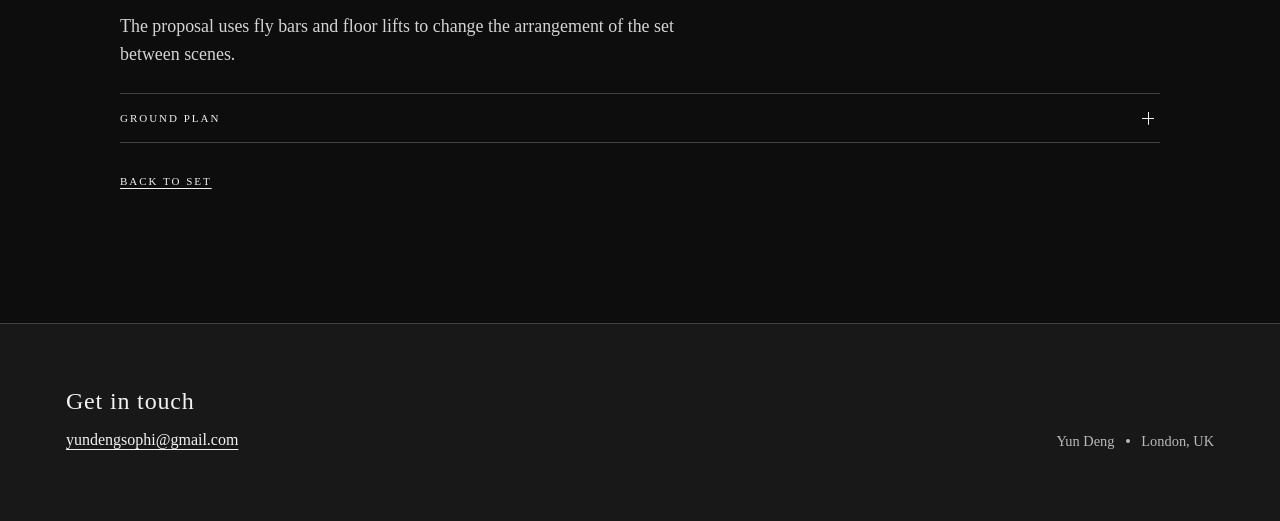
<file: work/the-hound-of-the-baskervilles/index.html>
<!doctype html>
<html lang="en-GB">
<head>
  <meta charset="utf-8">
  <meta name="viewport" content="width=device-width, initial-scale=1">
  <meta name="theme-color" content="#0d0d0d">
  <meta name="description" content="The Hound of the Baskervilles. A scenography proposal by Yun Deng developed through scale modelling and lighting studies.">
  <title>The Hound of the Baskervilles | Yun Deng</title>
  <link rel="icon" href="../../assets/mark.svg" type="image/svg+xml">
  <script src="../../assets/theme.js"></script>
  <link rel="stylesheet" href="../../assets/site.css">
  <link rel="stylesheet" href="../../assets/home.css">
  <link rel="stylesheet" href="../../assets/project.css">
  <link rel="stylesheet" href="../../assets/project-overview.css">
  <script src="../../assets/gallery.js" defer></script>
</head>
<body class="reel-home detail-page">
  <a class="skip" href="#main">Skip to content</a>
  <header class="opening-header">
    <nav class="folio-nav discipline-links" aria-label="Work categories">
      <a href="../../#lighting">Lighting&nbsp;&amp; Interaction</a>
      <a href="../../#set-design" aria-current="true">Set</a>
    </nav>
    <div class="masthead">
      <a href="../../" aria-label="Yun Deng, home">
        <span aria-hidden="true"><b>Y</b><b>U</b><b>N</b></span>
        <span aria-hidden="true"><b>D</b><b>E</b><b>N</b><b>G</b></span>
      </a>
    </div>
    <div class="folio-nav info-links">
      <a href="../../#about">About</a>
      <button class="theme-switch" type="button" aria-label="Switch to light theme"></button>
    </div>
  </header>

  <main id="main" class="project">
    <header class="wrap project-intro">
      <h1>The Hound of the Baskervilles</h1>
      <p class="project-type">Scenography Proposal</p>
    </header>
    <figure class="project-hero">
      <a class="viewable image-plate" href="../../assets/hound-arcade.webp" data-viewer>
        <img src="../../assets/hound-arcade.webp" width="1850" height="913" alt="A scale model of a stage with backlit Gothic arches and tall mesh structures." fetchpriority="high">
      </a>
      <figcaption>Backlight through the arcade and mesh scenic pieces in the scale model.</figcaption>
    </figure>
    <section class="wrap project-lead project-overview" id="overview" aria-label="Project overview">
      <div class="project-overview-grid">
        <div class="prose">
          <p>This stage proposal for <em>The Hound of the Baskervilles</em> follows the story through Dr Watson’s recollections. Information arrives in fragments as Watson pieces together what happened. I wanted the set to reveal the world in the same way, letting familiar structures take on new meanings as more of the space came into view.</p>
          <p>I looked at dream imagery and liminal spaces for ways to make a recognisable form feel out of place. The towers suggest Gothic architecture, then take on the outlines of a landscape as their arrangement and shadows change. I used the model to test when those same forms begin to read as another place.</p>
        </div>
        <dl class="project-facts">
          <div>
            <dt>Role</dt>
            <dd>Scenography, Scale Modelling &amp; Lighting Studies</dd>
          </div>
          <div>
            <dt>Medium</dt>
            <dd>Scale Model, Stage Plans, Lighting Storyboard</dd>
          </div>
          <div>
            <dt>Design Venue</dt>
            <dd>Barbican Theatre</dd>
          </div>
        </dl>
      </div>
    </section>

    <section class="wrap project-section" aria-labelledby="hound-space">
      <div class="narrative">
        <h2 class="section-title" id="hound-space">One set, changing places</h2>
        <div class="prose">
          <p>I took the shape of the towers from the supporting walls of Gothic cathedrals. By raising or lowering parts of the set, I could rearrange the stage without large movements from side to side.</p>
          <p>I used the scale model and a lighting storyboard to test how the same structures could read as an interior in one scene and an unfamiliar landscape in the next.</p>
        </div>
      </div>
      <div class="scene-pair">
        <figure>
          <a class="viewable scene-image" href="../../assets/hound-portraits.webp" data-viewer>
            <img src="../../assets/hound-portraits.webp" width="1850" height="1233" alt="Two miniature figures sit below two levels of Gothic arches and a row of portrait columns." loading="lazy" decoding="async">
          </a>
          <figcaption>A frontal view of the arches and portrait columns.</figcaption>
        </figure>
        <figure>
          <a class="viewable scene-image" href="../../assets/hound-layout.webp" data-viewer>
            <img src="../../assets/hound-layout.webp" width="1850" height="1233" alt="Two miniature figures face each other within a ring of model columns." loading="lazy" decoding="async">
          </a>
          <figcaption>A higher angle shows the spacing between performers and towers.</figcaption>
        </figure>
      </div>
      <div class="scene-pair">
        <figure>
          <a class="viewable scene-image" href="../../assets/hound-arch-light.webp" data-viewer>
            <img src="../../assets/hound-arch-light.webp" width="1850" height="1233" alt="A miniature figure is singled out by light at the edge of a blue-lit arch." loading="lazy" decoding="async">
          </a>
          <figcaption>Cool light picks out the tiered arches.</figcaption>
        </figure>
        <figure>
          <a class="viewable scene-image" href="../../assets/hound-night.webp" data-viewer>
            <img src="../../assets/hound-night.webp" width="1850" height="1233" alt="The model hound runs towards a figure in a dark red and blue state." loading="lazy" decoding="async">
          </a>
          <figcaption>The hound enters the scene in red and blue light.</figcaption>
        </figure>
      </div>
    </section>

    <section class="wrap project-section project-craft" aria-labelledby="hound-layout">
      <h2 class="section-title" id="hound-layout">How the set moves</h2>
      <p class="craft-intro">The proposal uses fly bars and floor lifts to change the arrangement of the set between scenes.</p>
      <details class="stage-notes">
        <summary>Ground plan</summary>
        <div class="process-grid">
          <figure class="plot">
            <a class="viewable" href="../../assets/hound-ground-plan.webp" data-viewer aria-label="Enlarge the ground plan">
              <img src="../../assets/hound-ground-plan.webp" width="1440" height="709" loading="lazy" alt="A stage ground plan with scenery marked in red and green.">
            </a>
            <figcaption>The modelled stage layout and moving scenic elements.</figcaption>
          </figure>
          <div class="prose">
            <p>Red marks the elements hung on fly bars. Green marks the floor and lift system.</p>
          </div>
        </div>
      </details>
      <a class="text-link return-link" href="../../#set-design">Back to Set</a>
    </section>
  </main>

  <footer class="footer" id="contact">
    <div class="wrap footer-inner">
      <div>
        <h2 class="footer-title">Get in touch</h2>
        <a class="footer-email" href="mailto:yundengsophi@gmail.com">yundengsophi@gmail.com</a>
      </div>
      <p class="footer-credit">Yun Deng <span class="dot" aria-hidden="true"></span> London, UK</p>
    </div>
  </footer>

  <dialog class="lightbox" id="lightbox" aria-label="Project image viewer">
    <div class="lightbox-controls">
      <div class="lightbox-nav">
        <button type="button" data-prev>Previous</button>
        <button type="button" data-next>Next</button>
      </div>
      <button type="button" data-close autofocus>Close</button>
    </div>
    <figure>
      <img id="lightbox-image" alt="">
      <figcaption id="lightbox-caption" aria-live="polite"></figcaption>
    </figure>
  </dialog>
</body>
</html>
</file>
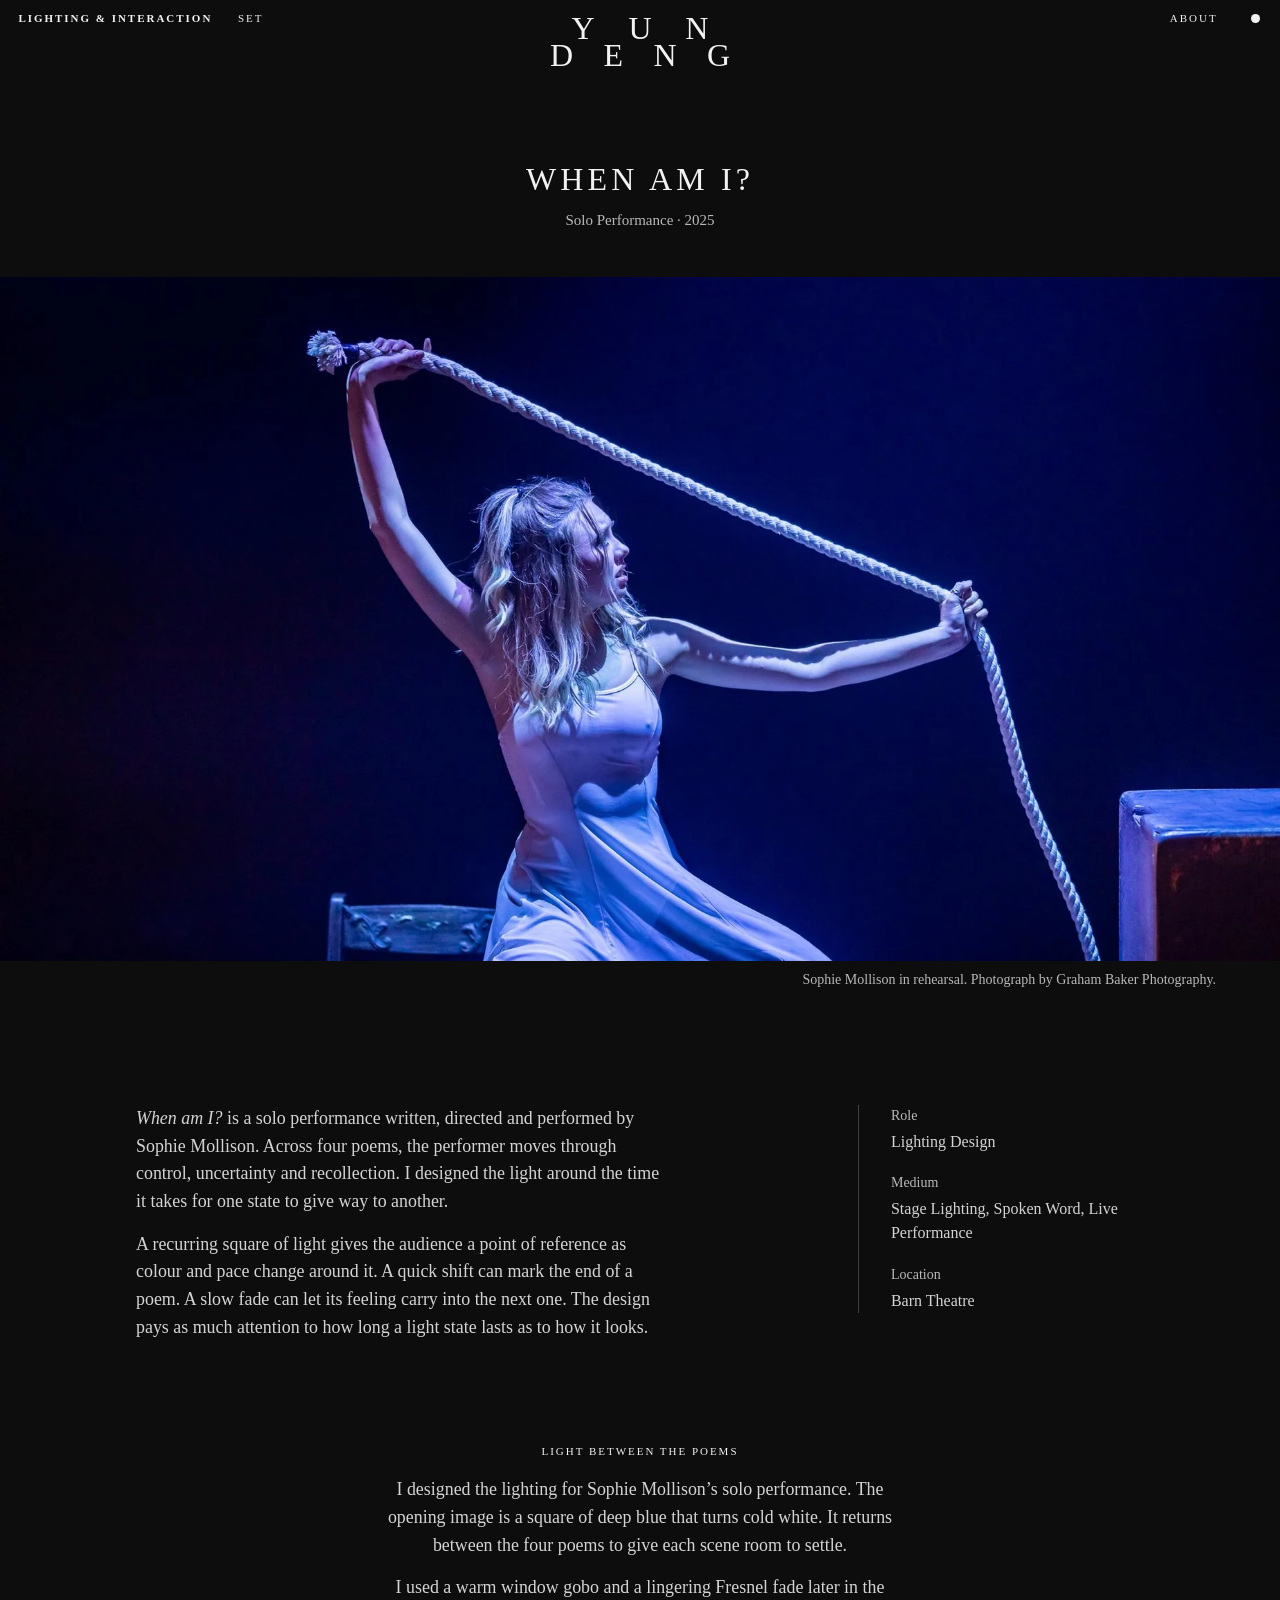
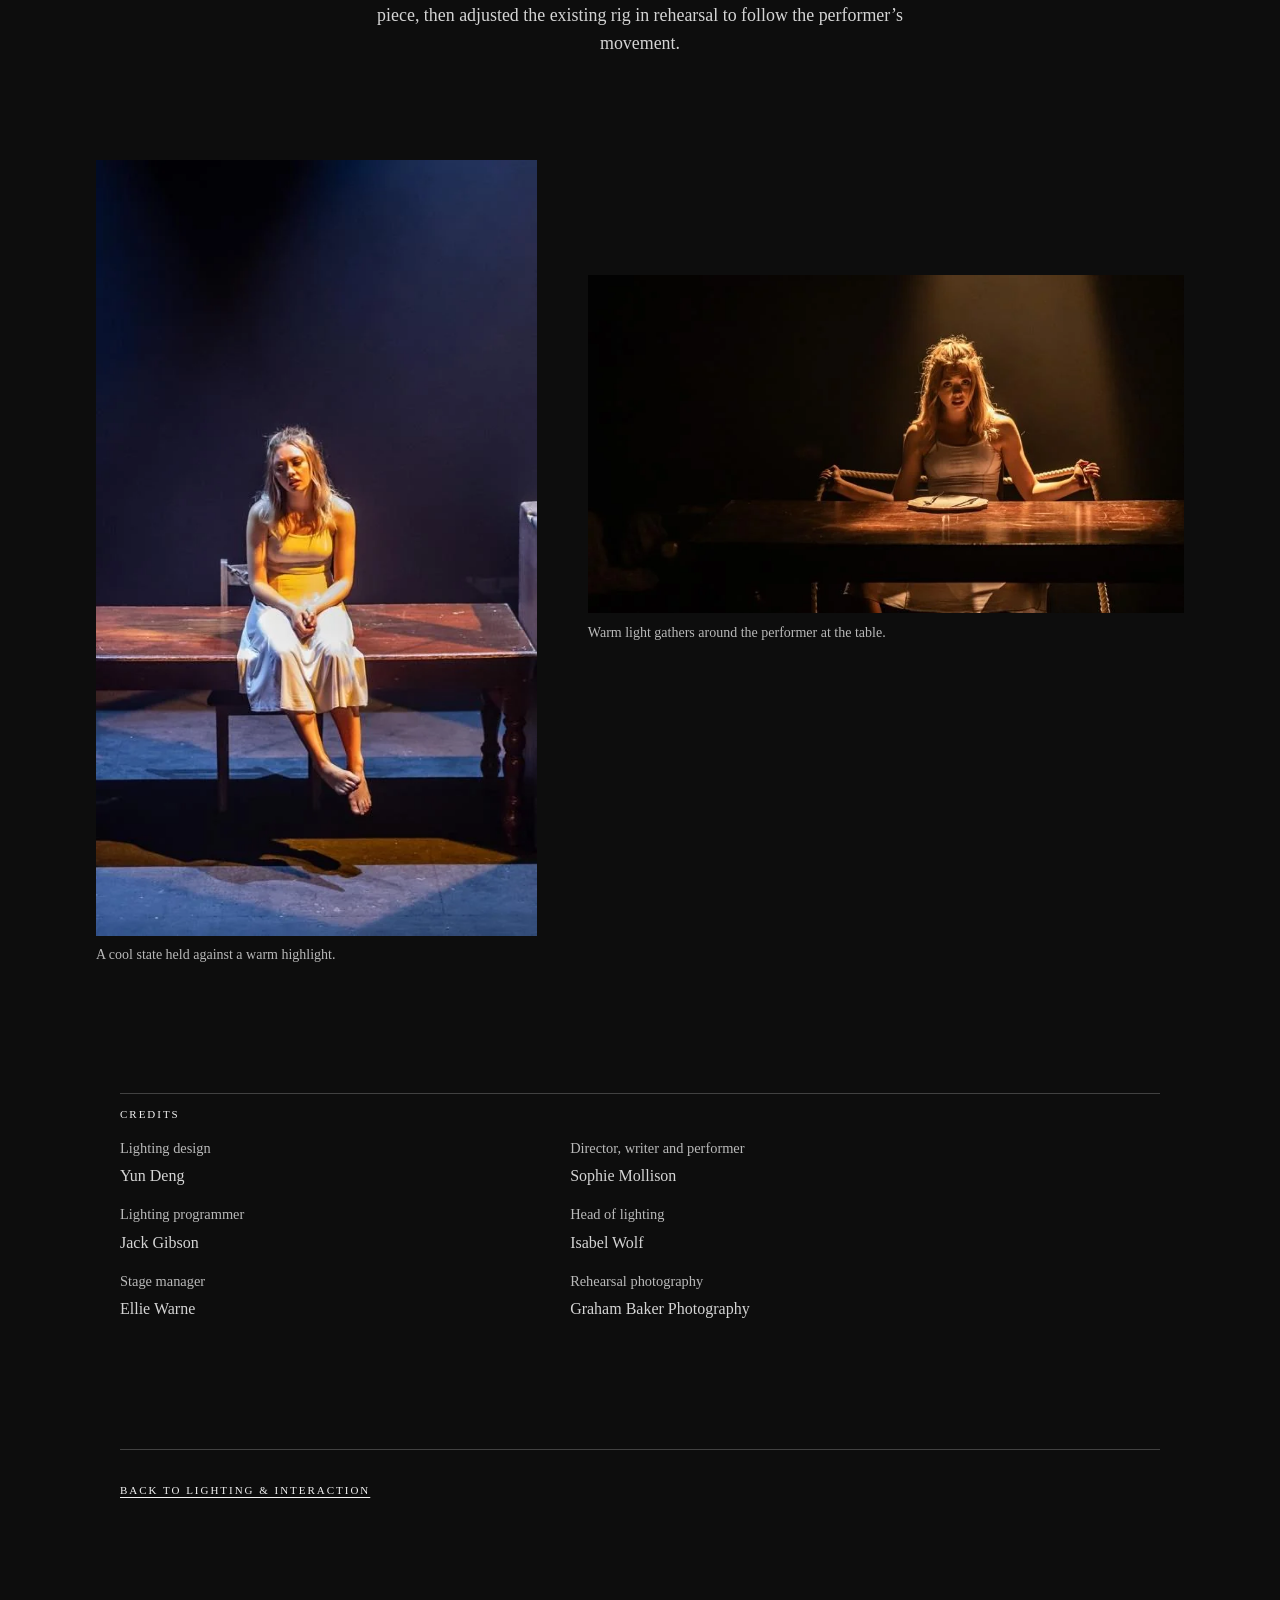
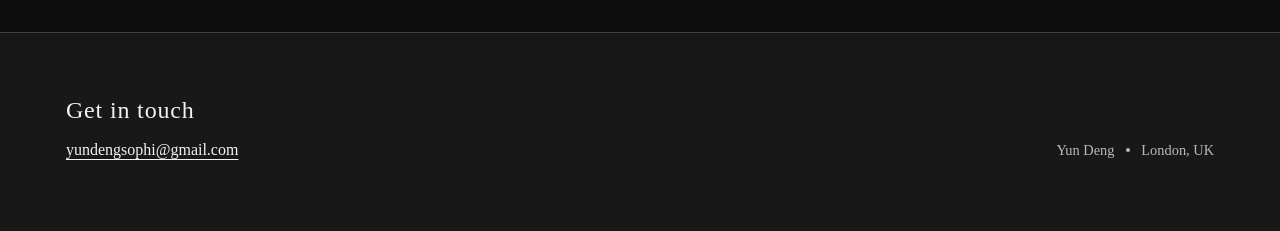
<file: work/when-am-i/index.html>
<!doctype html>
<html lang="en-GB">
<head>
  <meta charset="utf-8">
  <meta name="viewport" content="width=device-width, initial-scale=1">
  <meta name="theme-color" content="#0d0d0d">
  <meta name="description" content="Four poems held together by a recurring square of blue light.">
  <title>When am I? | Yun Deng</title>
  <link rel="icon" href="../../assets/mark.svg" type="image/svg+xml">
  <script src="../../assets/theme.js"></script>
  <link rel="stylesheet" href="../../assets/site.css">
  <link rel="stylesheet" href="../../assets/home.css">
  <link rel="stylesheet" href="../../assets/project.css">
  <link rel="stylesheet" href="../../assets/project-overview.css">
  <script src="../../assets/gallery.js" defer></script>
</head>
<body class="reel-home detail-page">
  <a class="skip" href="#main">Skip to content</a>
  <header class="opening-header">
    <nav class="folio-nav discipline-links" aria-label="Work categories">
      <a href="../../#lighting" aria-current="true">Lighting&nbsp;&amp; Interaction</a>
      <a href="../../#set-design">Set</a>
    </nav>
    <div class="masthead">
      <a href="../../" aria-label="Yun Deng, home">
        <span aria-hidden="true"><b>Y</b><b>U</b><b>N</b></span>
        <span aria-hidden="true"><b>D</b><b>E</b><b>N</b><b>G</b></span>
      </a>
    </div>
    <div class="folio-nav info-links">
      <a href="../../#about">About</a>
      <button class="theme-switch" type="button" aria-label="Switch to light theme"></button>
    </div>
  </header>

  <main id="main" class="project">
    <header class="wrap project-intro">
      <h1>When am I?</h1>
      <p class="project-type">Solo Performance · 2025</p>
    </header>
    <figure class="project-hero">
      <a class="viewable image-plate" href="../../assets/when-am-i-rope.webp" data-viewer>
        <img style="object-position: center 46%" src="../../assets/when-am-i-rope.webp" width="1850" height="1306" alt="Sophie Mollison holds a rope taut between her hands in blue light." fetchpriority="high">
      </a>
      <figcaption>Sophie Mollison in rehearsal. Photograph by Graham Baker Photography.</figcaption>
    </figure>
    <section class="wrap project-lead project-overview" id="overview" aria-label="Project overview">
      <div class="project-overview-grid">
        <div class="prose">
          <p><em>When am I?</em> is a solo performance written, directed and performed by Sophie Mollison. Across four poems, the performer moves through control, uncertainty and recollection. I designed the light around the time it takes for one state to give way to another.</p>
          <p>A recurring square of light gives the audience a point of reference as colour and pace change around it. A quick shift can mark the end of a poem. A slow fade can let its feeling carry into the next one. The design pays as much attention to how long a light state lasts as to how it looks.</p>
        </div>
        <dl class="project-facts">
          <div>
            <dt>Role</dt>
            <dd>Lighting Design</dd>
          </div>
          <div>
            <dt>Medium</dt>
            <dd>Stage Lighting, Spoken Word, Live Performance</dd>
          </div>
          <div>
            <dt>Location</dt>
            <dd>Barn Theatre</dd>
          </div>
        </dl>
      </div>
    </section>

    <section class="wrap project-section">
      <div class="narrative">
        <h2 class="section-title">Light between the poems</h2>
        <div class="prose">
          <p>I designed the lighting for Sophie Mollison’s solo performance. The opening image is a square of deep blue that turns cold white. It returns between the four poems to give each scene room to settle.</p>
          <p>I used a warm window gobo and a lingering Fresnel fade later in the piece, then adjusted the existing rig in rehearsal to follow the performer’s movement.</p>
        </div>
      </div>
      <div class="scene-pair">
        <figure>
          <a class="viewable scene-image" href="../../assets/when-am-i-blue.webp" data-viewer>
            <img src="../../assets/when-am-i-blue.webp" width="510" height="898" alt="The performer sits at the edge of a table under blue and amber light." loading="lazy" decoding="async">
          </a>
          <figcaption>A cool state held against a warm highlight.</figcaption>
        </figure>
        <figure>
          <a class="viewable scene-image" href="../../assets/when-am-i-table.webp" data-viewer>
            <img src="../../assets/when-am-i-table.webp" width="833" height="473" alt="The performer sits behind a dark wooden table under a concentrated amber light." loading="lazy" decoding="async">
          </a>
          <figcaption>Warm light gathers around the performer at the table.</figcaption>
        </figure>
      </div>
    </section>

    <section class="wrap project-section credits">
      <header class="section-rule"><h2 class="section-heading">Credits</h2></header>
      <dl class="credit-grid">
        <div><dt>Lighting design</dt><dd>Yun Deng</dd></div>
        <div><dt>Director, writer and performer</dt><dd>Sophie Mollison</dd></div>
        <div><dt>Lighting programmer</dt><dd>Jack Gibson</dd></div>
        <div><dt>Head of lighting</dt><dd>Isabel Wolf</dd></div>
        <div><dt>Stage manager</dt><dd>Ellie Warne</dd></div>
        <div><dt>Rehearsal photography</dt><dd>Graham Baker Photography</dd></div>
      </dl>
    </section>

    <div class="wrap project-section project-return">
      <a class="text-link return-link" href="../../#lighting">Back to Lighting &amp; Interaction</a>
    </div>
  </main>

  <footer class="footer" id="contact">
    <div class="wrap footer-inner">
      <div>
        <h2 class="footer-title">Get in touch</h2>
        <a class="footer-email" href="mailto:yundengsophi@gmail.com">yundengsophi@gmail.com</a>
      </div>
      <p class="footer-credit">Yun Deng <span class="dot" aria-hidden="true"></span> London, UK</p>
    </div>
  </footer>

  <dialog class="lightbox" id="lightbox" aria-label="Project image viewer">
    <div class="lightbox-controls">
      <div class="lightbox-nav">
        <button type="button" data-prev>Previous</button>
        <button type="button" data-next>Next</button>
      </div>
      <button type="button" data-close autofocus>Close</button>
    </div>
    <figure>
      <img id="lightbox-image" alt="">
      <figcaption id="lightbox-caption" aria-live="polite"></figcaption>
    </figure>
  </dialog>
</body>
</html>
</file>
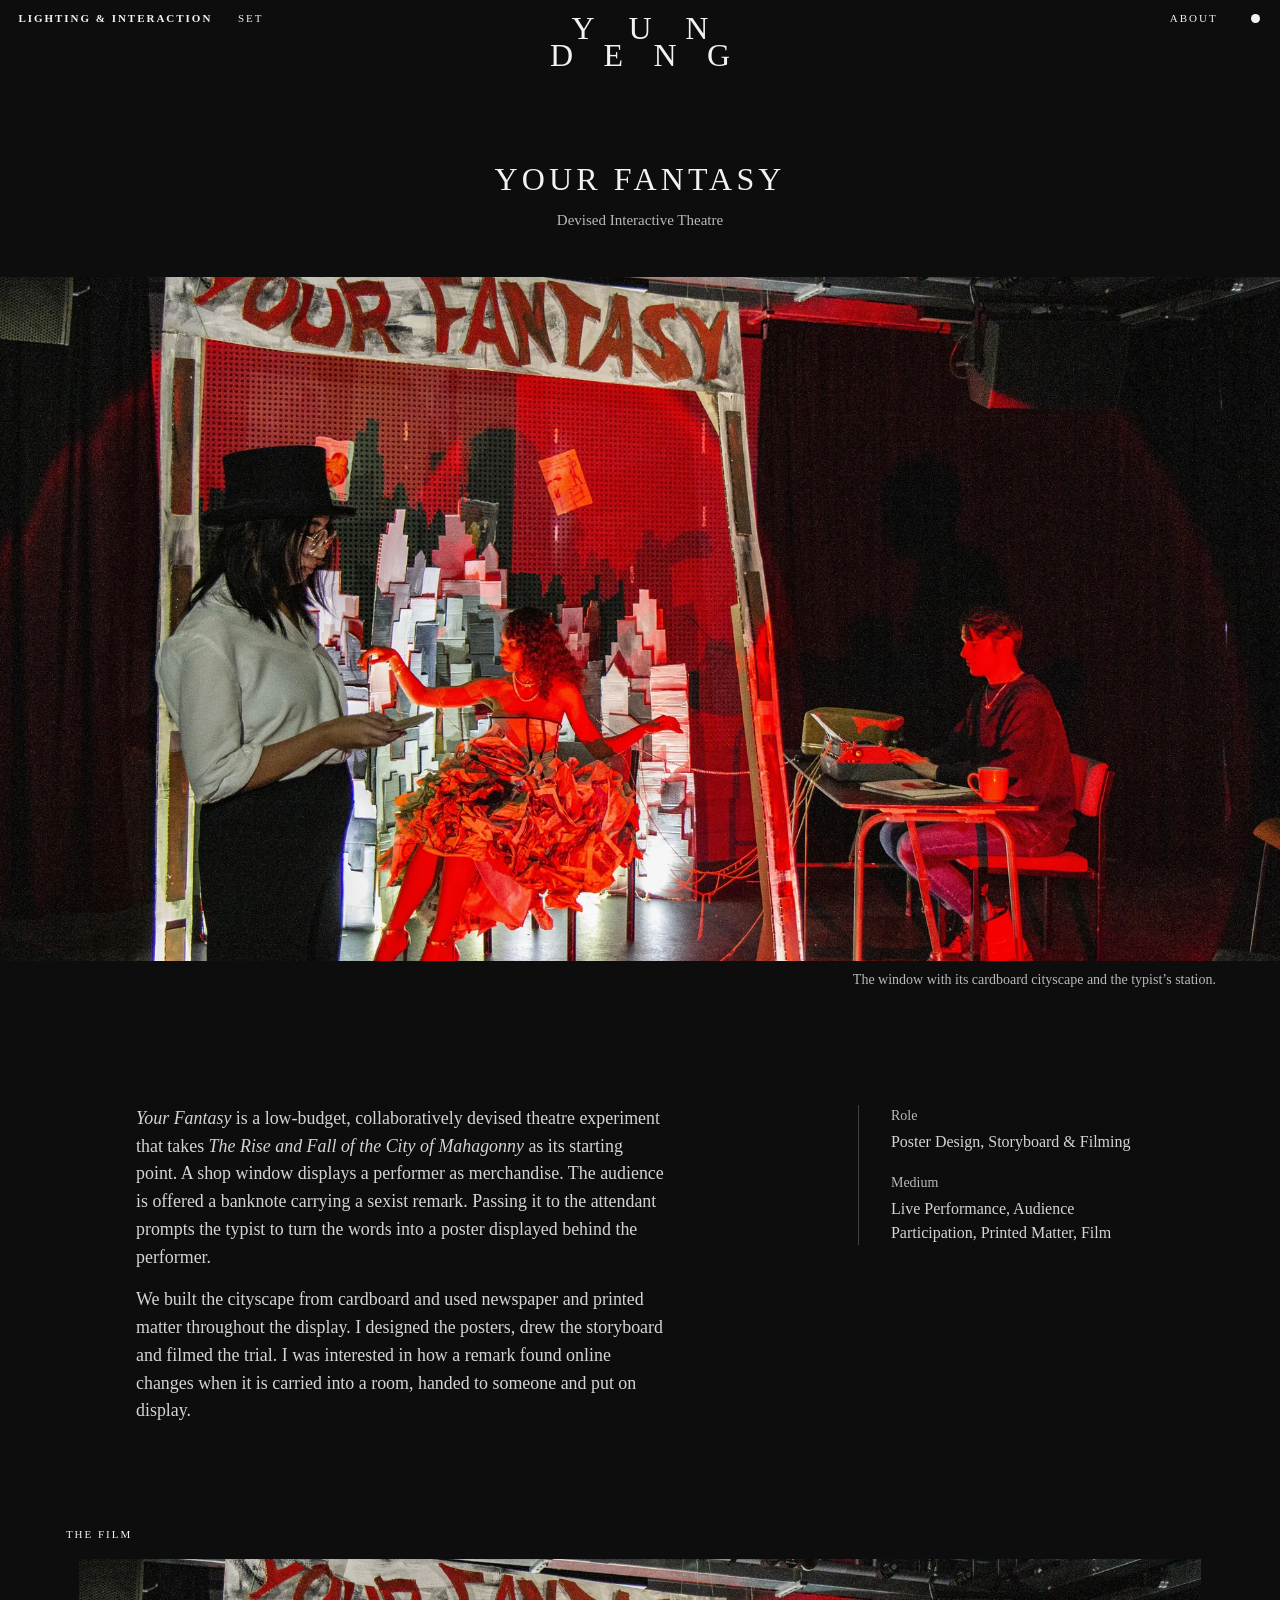
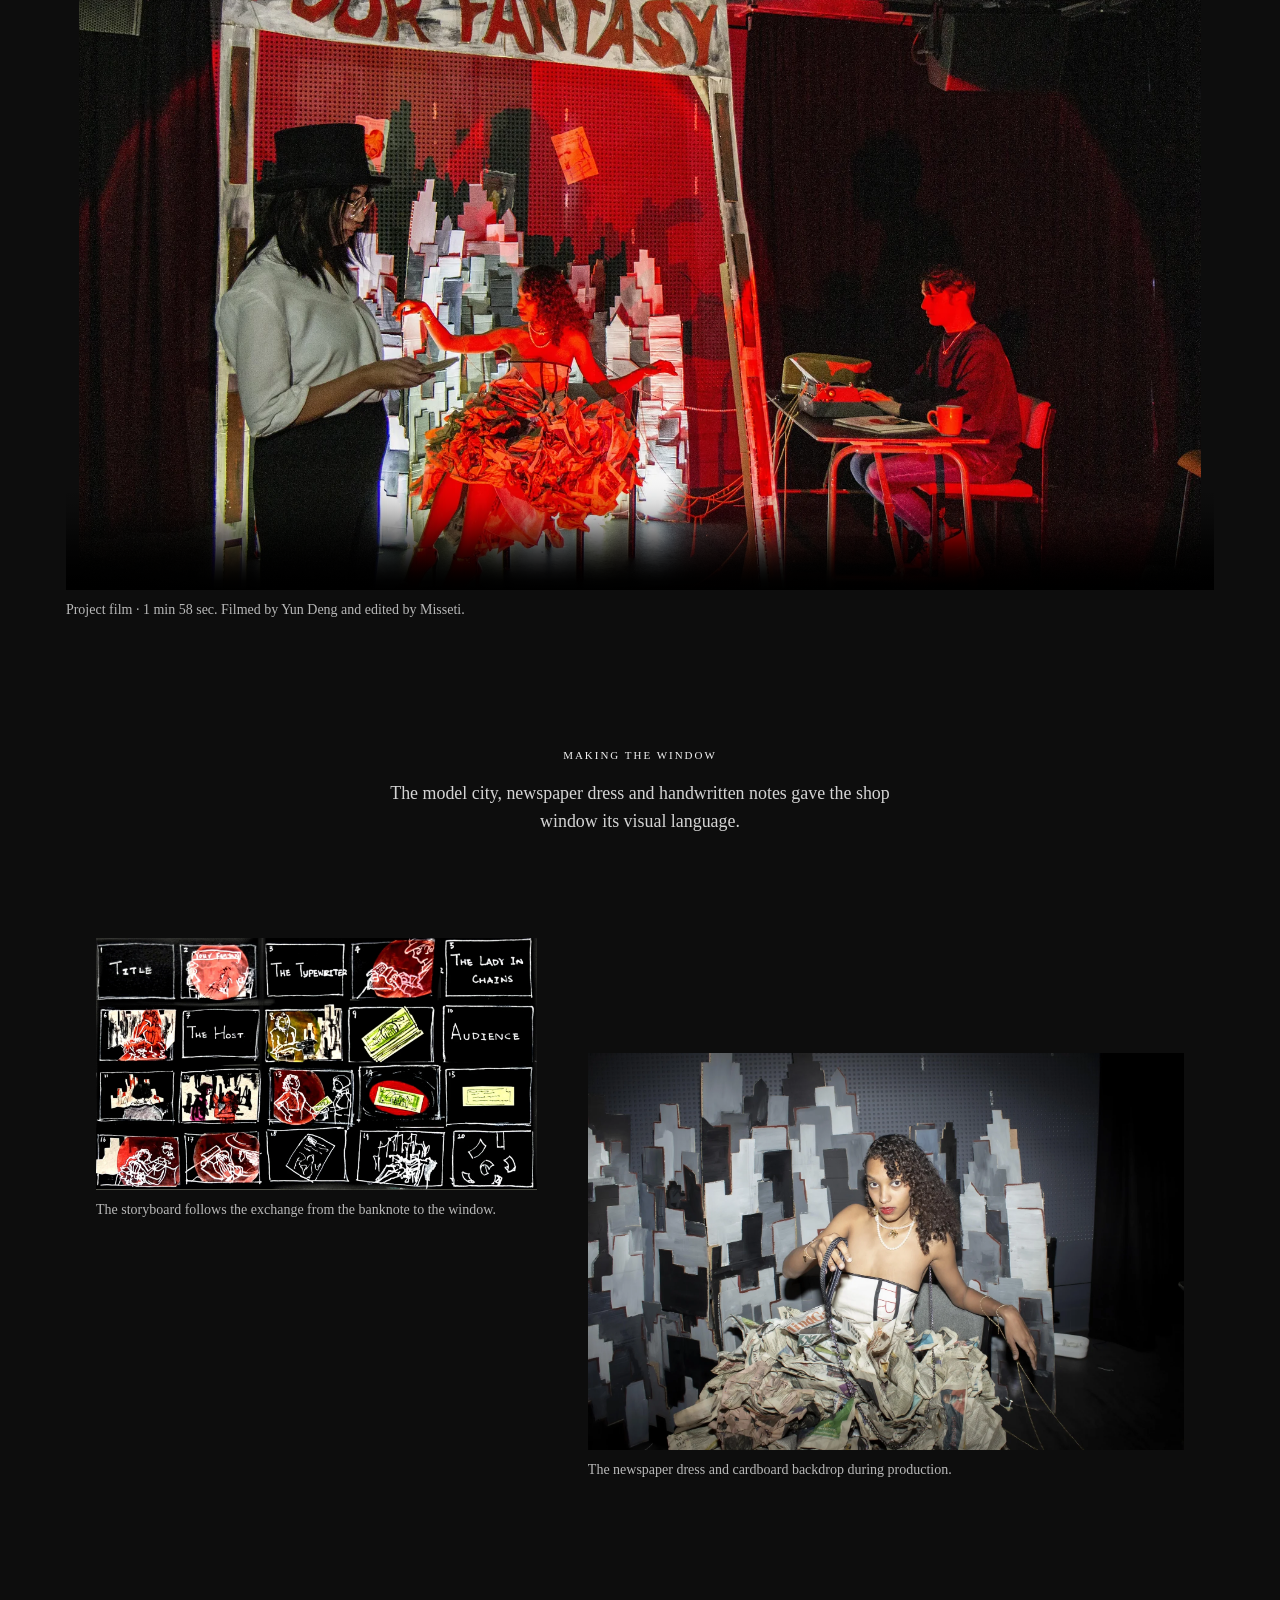
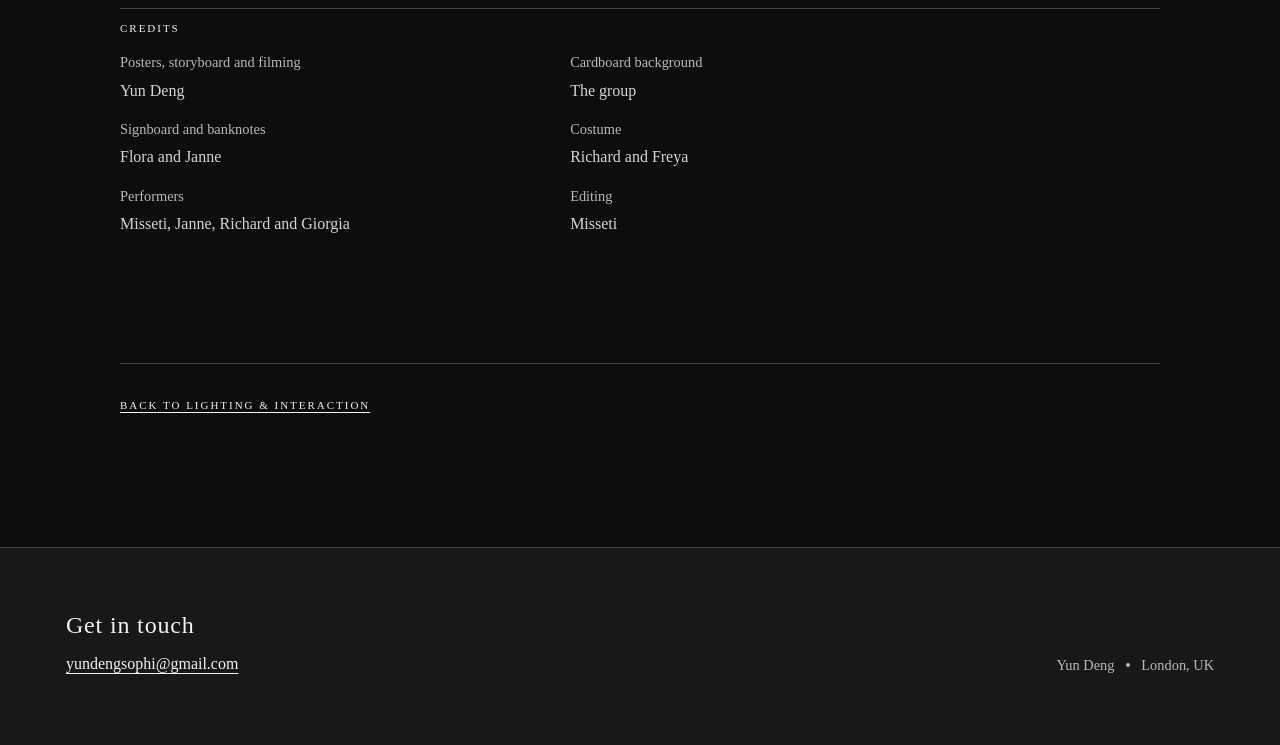
<file: work/your-fantasy/index.html>
<!doctype html>
<html lang="en-GB">
<head>
  <meta charset="utf-8">
  <meta name="viewport" content="width=device-width, initial-scale=1">
  <meta name="theme-color" content="#0d0d0d">
  <meta name="description" content="A low-budget interactive theatre experiment staged as a shop window.">
  <title>Your Fantasy | Yun Deng</title>
  <link rel="icon" href="../../assets/mark.svg" type="image/svg+xml">
  <script src="../../assets/theme.js"></script>
  <link rel="stylesheet" href="../../assets/site.css">
  <link rel="stylesheet" href="../../assets/home.css">
  <link rel="stylesheet" href="../../assets/project.css">
  <link rel="stylesheet" href="../../assets/project-overview.css">
  <script src="../../assets/gallery.js" defer></script>
</head>
<body class="reel-home detail-page">
  <a class="skip" href="#main">Skip to content</a>
  <header class="opening-header">
    <nav class="folio-nav discipline-links" aria-label="Work categories">
      <a href="../../#lighting" aria-current="true">Lighting&nbsp;&amp; Interaction</a>
      <a href="../../#set-design">Set</a>
    </nav>
    <div class="masthead">
      <a href="../../" aria-label="Yun Deng, home">
        <span aria-hidden="true"><b>Y</b><b>U</b><b>N</b></span>
        <span aria-hidden="true"><b>D</b><b>E</b><b>N</b><b>G</b></span>
      </a>
    </div>
    <div class="folio-nav info-links">
      <a href="../../#about">About</a>
      <button class="theme-switch" type="button" aria-label="Switch to light theme"></button>
    </div>
  </header>

  <main id="main" class="project">
    <header class="wrap project-intro">
      <h1>Your Fantasy</h1>
      <p class="project-type">Devised Interactive Theatre</p>
    </header>
    <figure class="project-hero">
      <a class="viewable image-plate" href="../../assets/your-fantasy-window.webp" data-viewer>
        <img src="../../assets/your-fantasy-window.webp" width="1850" height="1041" alt="Under red light, a performer in a paper dress sits inside a makeshift shop window beside a typist." fetchpriority="high">
      </a>
      <figcaption>The window with its cardboard cityscape and the typist’s station.</figcaption>
    </figure>
    <section class="wrap project-lead project-overview" id="overview" aria-label="Project overview">
      <div class="project-overview-grid">
        <div class="prose">
          <p><em>Your Fantasy</em> is a low-budget, collaboratively devised theatre experiment that takes <em>The Rise and Fall of the City of Mahagonny</em> as its starting point. A shop window displays a performer as merchandise. The audience is offered a banknote carrying a sexist remark. Passing it to the attendant prompts the typist to turn the words into a poster displayed behind the performer.</p>
          <p>We built the cityscape from cardboard and used newspaper and printed matter throughout the display. I designed the posters, drew the storyboard and filmed the trial. I was interested in how a remark found online changes when it is carried into a room, handed to someone and put on display.</p>
        </div>
        <dl class="project-facts">
          <div>
            <dt>Role</dt>
            <dd>Poster Design, Storyboard &amp; Filming</dd>
          </div>
          <div>
            <dt>Medium</dt>
            <dd>Live Performance, Audience Participation, Printed Matter, Film</dd>
          </div>
        </dl>
      </div>
    </section>

    <section class="wrap project-section project-film">
      <h2 class="section-title">The film</h2>
      <figure>
        <video controls playsinline preload="none" width="640" height="352"
               style="display: block; width: 100%; height: auto; aspect-ratio: 20 / 11" poster="../../assets/your-fantasy-window.webp"
               aria-label="Your Fantasy project film, one minute and fifty-eight seconds">
          <source src="../../assets/your-fantasy-film.mp4" type="video/mp4">
          <a href="../../assets/your-fantasy-film.mp4">Open the film</a>
        </video>
        <figcaption>Project film · 1 min 58 sec. Filmed by Yun Deng and edited by Misseti.</figcaption>
      </figure>
    </section>

    <section class="wrap project-section">
      <div class="narrative">
        <h2 class="section-title">Making the window</h2>
        <div class="prose">
          <p>The model city, newspaper dress and handwritten notes gave the shop window its visual language.</p>
        </div>
      </div>
      <div class="scene-pair">
        <figure>
          <a class="viewable scene-image" href="../../assets/your-fantasy-storyboard.webp" data-viewer>
            <img src="../../assets/your-fantasy-storyboard.webp" width="1550" height="888" alt="A hand-drawn grid of red, green and white storyboard panels." loading="lazy" decoding="async">
          </a>
          <figcaption>The storyboard follows the exchange from the banknote to the window.</figcaption>
        </figure>
        <figure>
          <a class="viewable scene-image" href="../../assets/your-fantasy-costume.webp" data-viewer>
            <img src="../../assets/your-fantasy-costume.webp" width="1850" height="1233" alt="A performer in a dress made of crumpled newspaper sits in front of a cardboard cityscape." loading="lazy" decoding="async">
          </a>
          <figcaption>The newspaper dress and cardboard backdrop during production.</figcaption>
        </figure>
      </div>
    </section>

    <section class="wrap project-section credits">
      <header class="section-rule"><h2 class="section-heading">Credits</h2></header>
      <dl class="credit-grid">
        <div><dt>Posters, storyboard and filming</dt><dd>Yun Deng</dd></div>
        <div><dt>Cardboard background</dt><dd>The group</dd></div>
        <div><dt>Signboard and banknotes</dt><dd>Flora and Janne</dd></div>
        <div><dt>Costume</dt><dd>Richard and Freya</dd></div>
        <div><dt>Performers</dt><dd>Misseti, Janne, Richard and Giorgia</dd></div>
        <div><dt>Editing</dt><dd>Misseti</dd></div>
      </dl>
    </section>

    <div class="wrap project-section project-return">
      <a class="text-link return-link" href="../../#lighting">Back to Lighting &amp; Interaction</a>
    </div>
  </main>

  <footer class="footer" id="contact">
    <div class="wrap footer-inner">
      <div>
        <h2 class="footer-title">Get in touch</h2>
        <a class="footer-email" href="mailto:yundengsophi@gmail.com">yundengsophi@gmail.com</a>
      </div>
      <p class="footer-credit">Yun Deng <span class="dot" aria-hidden="true"></span> London, UK</p>
    </div>
  </footer>

  <dialog class="lightbox" id="lightbox" aria-label="Project image viewer">
    <div class="lightbox-controls">
      <div class="lightbox-nav">
        <button type="button" data-prev>Previous</button>
        <button type="button" data-next>Next</button>
      </div>
      <button type="button" data-close autofocus>Close</button>
    </div>
    <figure>
      <img id="lightbox-image" alt="">
      <figcaption id="lightbox-caption" aria-live="polite"></figcaption>
    </figure>
  </dialog>
</body>
</html>
</file>
<file: assets/site.css>
:root {
  color-scheme: dark;
  --page: #141311;
  --ink: #f2eade;
  --body: #d9cec2;
  --muted: #b7aa9f;
  --rule: #4e443d;
  --accent: #e1ac89;
  --night: #1d1a17;
  --underline-thickness: 1px;
  --gutter: clamp(1.2rem, 5.15vw, 5rem);
  --sans: system-ui, -apple-system, "Segoe UI", "Helvetica Neue", Arial, sans-serif;
  --mono: ui-monospace, "SF Mono", Consolas, monospace;
}

*, *::before, *::after { box-sizing: border-box; }
body { margin: 0; background: var(--page); color: var(--ink); font: 1rem/1.5 var(--sans); }
body.is-viewing { overflow: hidden; }
h1, h2, h3, p, figure, dl, dd { margin: 0; }
a { color: inherit; text-decoration-thickness: var(--underline-thickness); }
img { display: block; width: 100%; height: auto; }
:focus-visible { outline: 2px solid var(--accent); outline-offset: 5px; }
::selection { background: var(--accent); color: var(--page); }

.wrap { width: min(calc(100% - 2 * var(--gutter)), 80rem); margin-inline: auto; }
.skip { position: absolute; top: .6rem; left: .6rem; z-index: 10; padding: .65rem 1rem; background: var(--ink); color: var(--page); transform: translateY(-150%); }
.skip:focus { transform: none; }
.sr-only { position: absolute; width: 1px; height: 1px; padding: 0; overflow: hidden; clip-path: inset(50%); white-space: nowrap; }
.site-header .header-inner { min-height: 4.15rem; display: flex; justify-content: space-between; align-items: center; gap: 1rem; border-bottom: 1px solid var(--rule); }
.wordmark { display: inline-flex; align-items: center; min-height: 44px; font: 600 1.08rem/1.2 var(--sans); letter-spacing: -.025em; text-decoration: none; }
.nav { display: flex; align-items: center; gap: clamp(1.1rem, 3vw, 2.85rem); }
.nav a { display: inline-flex; align-items: center; min-height: 44px; text-decoration: none; font: 500 .95rem/1.2 var(--sans); }
.nav a:hover, .nav a.nav-section { text-decoration: underline solid currentColor var(--underline-thickness); text-underline-offset: .32em; }
.note { color: var(--muted); font: 400 .875rem/1.55 var(--mono); }
.dot { display: inline-block; width: .29em; height: .29em; border-radius: 50%; margin: 0 .54em .21em; background: currentColor; vertical-align: baseline; }
.section-rule { display: flex; justify-content: space-between; align-items: baseline; flex-wrap: wrap; gap: .45rem 1rem; padding-top: .8rem; margin-bottom: 1.05rem; border-top: 1px solid var(--rule); }
.section-heading { font: 600 clamp(1.2rem, 1.9vw, 1.6rem)/1.18 var(--sans); letter-spacing: -.028em; }
.section-title { font: 600 clamp(2rem, 3.75vw, 3.8rem)/1.04 var(--sans); letter-spacing: -.052em; text-wrap: balance; }
.text-link { font-size: .94rem; color: var(--accent); text-decoration: underline solid currentColor var(--underline-thickness); text-underline-offset: .32em; }
.text-link:hover { color: var(--ink); }

.home-intro {
  display: flex;
  align-items: end;
  justify-content: space-between;
  gap: .8rem 2.5rem;
  padding-block: clamp(1.9rem, 3.6vw, 3.3rem) clamp(1.5rem, 2.7vw, 2.4rem);
}
.home-intro h1 { margin-left: -.034em; font: 560 clamp(3rem, 7.3vw, 6.4rem)/.96 var(--sans); letter-spacing: -.05em; }
.home-intro p { max-width: 27ch; padding-bottom: .12rem; color: var(--body); font-size: clamp(1.02rem, 1.58vw, 1.27rem); line-height: 1.3; text-wrap: balance; }
.project-tiles {
  display: grid;
  grid-template-columns: repeat(3, minmax(0, 1fr));
  grid-template-rows: repeat(2, minmax(0, 1fr));
  gap: clamp(.65rem, 1.25vw, 1.05rem);
  height: clamp(24rem, 41.5vw, 37rem);
}
.project-tile {
  position: relative;
  isolation: isolate;
  display: grid;
  align-items: end;
  min-width: 0;
  overflow: hidden;
  background: #0a0908;
  color: #fcf8f2;
  text-decoration: none;
}
.project-tile-lead { grid-column: span 2; grid-row: span 2; }
.project-tile img { position: absolute; inset: 0; width: 100%; height: 100%; object-fit: cover; }
.project-tile-lead img { object-position: center 53%; }
.tile-caption { position: relative; z-index: 1; padding: clamp(.85rem, 1.7vw, 1.5rem); }
.tile-caption::before {
  content: "";
  position: absolute;
  z-index: -1;
  inset: -1.8rem 0 0;
  pointer-events: none;
  background: linear-gradient(0deg, rgb(8 7 6 / .94), rgb(8 7 6 / .69) calc(100% - 1.8rem), transparent);
}
.project-tile-lead .tile-caption { padding: clamp(1rem, 2.65vw, 2.35rem); }
.tile-type { margin-bottom: .24rem; color: #f0dfd0; font: 400 clamp(.77rem, 1.12vw, .875rem)/1.35 var(--mono); }
.tile-caption h3 { font: 580 clamp(1.2rem, 2.05vw, 2rem)/1.08 var(--sans); letter-spacing: -.04em; text-wrap: balance; }
.project-tile-lead h3 { max-width: 18ch; font-size: clamp(1.85rem, 4.3vw, 4.05rem); letter-spacing: -.046em; }
.project-tile:focus-visible h3 { text-decoration: underline solid currentColor var(--underline-thickness); text-underline-offset: .13em; }
@media (hover: hover) and (pointer: fine) {
  .project-tile:hover img { filter: brightness(.73); }
  .project-tile:hover h3 { text-decoration: underline solid currentColor var(--underline-thickness); text-underline-offset: .13em; }
}
@media (prefers-reduced-motion: no-preference) {
  .project-tile img { transition: filter 160ms ease-out; }
}

.about { margin-block: clamp(3rem, 6.8vw, 6.6rem); }
.about-grid { display: grid; grid-template-columns: 1fr .86fr; gap: clamp(1rem, 5vw, 5rem); align-items: start; padding-block: .95rem .75rem; }
.about-bio p { max-width: 51ch; color: var(--body); font-size: clamp(1rem, 1.25vw, 1.125rem); line-height: 1.6; }
.about-bio p + p { margin-top: .9rem; }

.footer { background: var(--night); border-top: 1px solid var(--rule); }
.footer-inner { display: flex; align-items: end; justify-content: space-between; gap: 1.5rem; padding-block: clamp(2rem, 5vw, 4rem); }
.footer-title { margin-bottom: .18em; font: 600 clamp(2.1rem, 3.8vw, 3.6rem)/1.03 var(--sans); letter-spacing: -.053em; }
.footer-email { display: inline-block; padding-block: .6rem .3rem; color: var(--accent); text-underline-offset: .28em; }
.footer-email:hover { color: var(--ink); }
.footer-credit { color: var(--muted); font-size: .9rem; padding-bottom: .3rem; }

.project-intro { padding-block: clamp(1.85rem, 4.1vw, 3.85rem) clamp(1.4rem, 2.6vw, 2.45rem); }
.project-intro h1 { margin-left: -.03em; font: 560 clamp(2.9rem, 6.1vw, 6.4rem)/1 var(--sans); letter-spacing: -.049em; }
.project-hook { margin-top: .75em; color: #eed8c3; font: 450 clamp(1.28rem, 2.3vw, 2rem)/1.3 var(--sans); letter-spacing: -.025em; }
.project-byline { margin-top: .68rem; }
.project-hero .hero-view { aspect-ratio: 2.27; overflow: hidden; background: #0e0c0a; }
.project-hero img { height: 100%; object-fit: cover; object-position: 50% 53%; }
.project-hero .image-plate { background: #0a0908; }
.project-hero .image-plate img { max-height: 42rem; height: auto; object-fit: contain; }
.project figcaption { color: var(--muted); font-size: .9rem; margin-top: .6rem; }
.project-section { margin-block: clamp(2.5rem, 6.3vw, 6.3rem); }
.narrative { display: grid; grid-template-columns: .86fr 1.14fr; gap: 1.05rem clamp(2rem, 6.5vw, 7rem); align-items: start; }
.narrative .section-title { max-width: 15ch; }
.prose, .craft-intro { color: var(--body); font-size: clamp(1rem, 1.28vw, 1.13rem); line-height: 1.66; }
.prose p { max-width: 59ch; }
.prose p + p { margin-top: .92rem; }
.scene-pair { display: grid; grid-template-columns: minmax(0, .93fr) minmax(0, 1.07fr); gap: 1.36rem clamp(.9rem, 2vw, 1.75rem); margin-top: clamp(1.5rem, 3.85vw, 3.4rem); }
.viewable { display: block; text-decoration: none; cursor: zoom-in; }
.scene-image { height: clamp(11rem, 26.5vw, 25rem); overflow: hidden; background: #0b0909; }
.scene-image img { height: 100%; object-fit: cover; object-position: center 56%; }
.crossing { display: grid; grid-template-columns: minmax(0, .83fr) minmax(0, 1.17fr); gap: 1.25rem clamp(1.55rem, 5.5vw, 5.6rem); align-items: center; }
.crossing .section-title { max-width: 13ch; margin-bottom: .25em; }
.crossing-image { aspect-ratio: 1.46; overflow: hidden; background: #0b0909; }
.crossing-image img { height: 100%; object-fit: cover; object-position: 34% center; }
.project-craft { border-top: 1px solid var(--rule); padding-top: clamp(1.7rem, 4.4vw, 3.2rem); }
.craft-intro { max-width: 64ch; margin: .8rem 0 1.55rem; }
.stage-notes { border-block: 1px solid var(--rule); }
.stage-notes summary { min-height: 3rem; display: flex; justify-content: space-between; align-items: center; gap: 1rem; padding-block: .75rem; cursor: pointer; color: var(--accent); list-style: none; font: 550 clamp(1.1rem, 1.75vw, 1.36rem)/1.2 var(--sans); }
.stage-notes summary::-webkit-details-marker { display: none; }
.stage-notes summary::after { content: ""; width: .78rem; height: .78rem; margin-inline: .35rem; flex: none; background: linear-gradient(currentColor, currentColor) center / 100% 1px no-repeat, linear-gradient(currentColor, currentColor) center / 1px 100% no-repeat; }
.stage-notes[open] summary::after { background: linear-gradient(currentColor, currentColor) center / 100% 1px no-repeat; }
.stage-notes summary:hover { color: var(--ink); }
.process-grid { display: grid; grid-template-columns: 1.08fr .92fr; gap: 1.5rem clamp(1.4rem, 4.5vw, 4.8rem); align-items: start; padding-block: .65rem 1.7rem; }
.plot img { background: #0a0909; }
.credits { margin-top: clamp(2.7rem, 5.6vw, 5.5rem); }
.credit-grid { display: grid; grid-template-columns: 1fr 1.4fr; gap: 1.05rem 1.8rem; }
.credit-grid dt { color: var(--muted); font-size: .9rem; margin-bottom: .3rem; }
.credit-grid dd { color: var(--body); line-height: 1.46; }
.return-link { display: inline-block; margin-top: 1.2rem; padding-block: .7rem .44rem; }
.project-return { border-top: 1px solid var(--rule); padding-top: .2rem; }

.lightbox { color: var(--ink); background: var(--night); border: 1px solid #675a50; width: min(93vw, 72rem); max-width: none; max-height: 93vh; max-height: 93dvh; padding: clamp(.7rem, 2vw, 1.35rem); }
.lightbox::backdrop { background: rgb(15 12 10 / .87); }
.lightbox-controls { display: flex; justify-content: space-between; gap: .8rem; padding-bottom: .7rem; }
.lightbox-nav { display: flex; gap: .5rem; }
.lightbox button { border: 1px solid #8e7467; background: transparent; color: var(--ink); min-height: 44px; padding: .45rem .8rem; font: 500 .93rem/1.2 var(--sans); cursor: pointer; }
.lightbox button:hover { background: #40332c; }
.lightbox img { width: 100%; height: auto; max-height: 70vh; max-height: 70dvh; object-fit: contain; background: #0b0909; }
.lightbox figcaption { white-space: pre-line; margin-top: .65rem; color: var(--muted); font-size: .95rem; }

@media (max-width: 780px) {
  .project-tiles { height: auto; grid-template-columns: repeat(2, minmax(0, 1fr)); grid-template-rows: auto; }
  .project-tile { aspect-ratio: 1.56; }
  .project-tile-lead { grid-column: 1 / -1; grid-row: auto; aspect-ratio: 1.77; }
}
@media (max-width: 760px) {
  .nav { gap: clamp(.9rem, 3.4vw, 1.6rem); }
  .project-hero .hero-view { aspect-ratio: 1.55; }
  .about-grid, .narrative, .crossing, .process-grid { grid-template-columns: 1fr; }
  .project-intro h1 { max-width: 17ch; }
  .crossing-image { aspect-ratio: 1.7; }
}
@media (max-width: 590px) {
  .scene-pair { grid-template-columns: 1fr; }
  .scene-image { height: auto; aspect-ratio: 1.65; }
}
@media (max-width: 540px) {
  .site-header .header-inner { min-height: 3.6rem; }
  .wordmark { font-size: 1rem; }
  .nav a { font-size: .9rem; }
  .project-hero .hero-view { aspect-ratio: 1.18; }
  .home-intro { display: grid; gap: .7rem; }
  .home-intro p { max-width: none; text-wrap: initial; }
  .credit-grid { grid-template-columns: 1fr; }
  .footer-inner { display: grid; gap: 1.08rem; }
  .project-intro h1 { font-size: clamp(2.42rem, 10.5vw, 3.52rem); }
}
@media (max-width: 530px) {
  .project-tiles { grid-template-columns: 1fr; }
  .project-tile-lead { aspect-ratio: 1.49; }
  .project-tile-lead h3 { max-width: none; font-size: clamp(1.38rem, 5.9vw, 1.95rem); }
}
@media (max-width: 350px) {
  .site-header .header-inner { gap: .48rem; }
  .nav { gap: .73rem; }
  .tile-type { display: none; }
}

:root[data-theme="light"] {
  color-scheme: light;
  --page: #f1efe9;
  --ink: #191815;
  --body: #413c34;
  --muted: #62594f;
  --rule: #cbc5b9;
  --accent: #744a31;
  --night: #e8e3d9;
}

.theme-switch {
  display: inline-grid;
  place-items: center;
  width: 1.5rem;
  height: 1.5rem;
  margin: -.35rem -.35rem -.35rem 0;
  padding: 0;
  border: 0;
  background: transparent;
  color: inherit;
  cursor: pointer;
  align-self: center;
}

.theme-switch::before {
  content: "";
  width: .55rem;
  aspect-ratio: 1;
  border-radius: 50%;
  background: currentColor;
}

.theme-switch:hover::before { transform: scale(1.2); }
</file>
<file: assets/home.css>
.reel-home {
  color-scheme: dark;
  --body: #d4d4d4;
  --paper: #0d0d0d;
  --ink: #f2f2f2;
  --blank: #181818;
  --rule: #414141;
  --editorial: Baskerville, "Times New Roman", serif;
  background: var(--paper);
  color: var(--ink);
}

.reel-home a { color: inherit; }

.opening {
  position: relative;
  min-height: 100svh;
}

.opening-header {
  position: absolute;
  z-index: 2;
  inset: .75rem 1.15rem auto;
  display: grid;
  grid-template-columns: 1fr auto 1fr;
  align-items: start;
}

.folio-nav {
  font: 400 .6875rem/1.2 var(--editorial);
  letter-spacing: .18em;
  text-transform: uppercase;
}

.info-links {
  display: flex;
  justify-content: flex-end;
  gap: clamp(.65rem, 2vw, 1.75rem);
}

.masthead {
  --name-width: clamp(7.5rem, 22vw, 11.25rem);
  width: var(--name-width);
  margin: .21rem auto 0;
  font: 400 clamp(1.5rem, 4.05vw, 2rem)/.84 var(--editorial);
  animation: dock-name .85s .62s cubic-bezier(.76, 0, .24, 1) both;
}

.masthead span {
  display: flex;
  justify-content: space-between;
}

.masthead span:first-child {
  width: 76%;
  margin-inline: auto;
}

.masthead b {
  font-weight: 400;
  animation: gather .72s cubic-bezier(.22, 1, .36, 1) both;
}

.masthead b:nth-child(2) { animation-delay: .09s; }
.masthead b:nth-child(3) { animation-delay: .17s; }
.masthead b:nth-child(4) { animation-delay: .24s; }

.film-window {
  --tile-width: max(7.25rem, 16.15vw);
  --splice: clamp(2px, .29vw, 5px);
  position: absolute;
  inset: 50% 0 auto;
  transform: translateY(-50%);
  overflow-x: auto;
  padding-block: calc(var(--tile-width) * .13);
  scrollbar-width: none;
  animation: show-opening .8s 1.02s both;
}

.film-window[data-motion]:not(:has(:focus-visible)) { overflow: hidden; }
.film-window::-webkit-scrollbar { display: none; }

.film-track,
.film-sequence {
  display: flex;
  align-items: center;
  gap: var(--splice);
  width: max-content;
}

.film-window:focus-within .film-track { transform: none !important; }
.film-window:focus-within .film-sequence[aria-hidden] { visibility: hidden; }

.still {
  display: block;
  flex: 0 0 var(--tile-width);
  width: var(--tile-width);
  aspect-ratio: 3 / 2;
  position: relative;
  isolation: isolate;
  background: var(--blank);
  transition: transform .45s cubic-bezier(.22, 1, .36, 1);
}

.still.blank { outline: 1px solid #424242; outline-offset: -1px; }

.still img {
  width: 100%;
  height: 100%;
  object-fit: cover;
  display: block;
  transition: filter .35s ease;
}

.still span {
  position: absolute;
  inset: 0;
  display: grid;
  place-items: center;
  padding: .65rem;
  color: #fffdf5;
  opacity: 0;
  font: 400 .75rem/1.15 var(--editorial);
  letter-spacing: .1em;
  text-align: center;
  text-transform: uppercase;
  transition: opacity .25s ease;
}

.still:is(:hover, :focus-visible) {
  z-index: 1;
  transform: scale(1.22);
}

.still:is(:hover, :focus-visible) img { filter: brightness(.49); }
.still:is(:hover, :focus-visible) span { opacity: 1; }

.opening-bottom {
  position: absolute;
  inset: auto 0 12.9svh;
  text-align: center;

}

.play-switch {
  position: absolute;
  right: 1.1rem;
  top: -.4rem;
  width: 2rem;
  height: 2rem;
  font: 400 .75rem var(--editorial);
  background: none;
  color: inherit;
  border: 1px solid var(--rule);
  border-radius: 50%;
  cursor: pointer;
}

.play-switch::before {
  content: "";
  position: absolute;
  inset: 0;
  width: .55rem;
  height: .65rem;
  margin: auto;
  border-inline: 2px solid currentColor;
}

.play-switch[data-paused]::before {
  border: 0;
  background: currentColor;
  clip-path: polygon(8% 0, 100% 50%, 8% 100%);
}

.reel-home :is(a, button):focus-visible {
  outline: 2px solid var(--ink);
  outline-offset: 3px;
}

.project-index { padding-block: 3rem; border-top: 1px solid var(--rule); }
.project-index ul { list-style: none; padding: 0; }
.project-index li { border-bottom: 1px solid var(--rule); }
.project-index li a {
  display: block;
  padding: .85rem 0;
  font: 400 clamp(1.4rem, 3vw, 2.5rem) var(--editorial);
  text-decoration: none;
}

.project-index li a:hover {
  text-decoration: underline solid currentColor var(--underline-thickness);
  text-underline-offset: .16em;
}
.reel-home .footer-credit { color: #b9b9b9; }

@keyframes gather {
  from { opacity: 0; filter: blur(3px); transform: translateY(.65em); }
}

@keyframes dock-name {
  from { transform: translateY(calc(50svh - 2.65rem)); }
}

@keyframes show-opening {
  from { opacity: 0; }
}

@media (max-width: 520px) {
  .opening-header { inset-inline: .7rem; }
  .masthead { --name-width: 6.5rem; }
  .info-links { gap: .55rem; }
  .folio-nav { letter-spacing: .12em; }
}

@media (hover: none) {
  .still:hover:not(:focus-visible) { transform: none; }
  .still:hover:not(:focus-visible) img { filter: none; }
  .still:hover:not(:focus-visible) span { opacity: 0; }
}

@media (prefers-reduced-motion: reduce) {
  .reel-home *, .reel-home *::before, .reel-home *::after { animation: none !important; transition: none !important; }
}

.reel-home .folio-nav:is(a),
.reel-home .folio-nav a { text-decoration: none; }
.reel-home .folio-nav:is(a):hover,
.reel-home .folio-nav a:hover { text-decoration: underline solid currentColor var(--underline-thickness); text-underline-offset: .3em; }
.reel-home .skip { color: var(--paper); }

.selected-work-link {
  position: relative;
  display: inline-block;
  padding: .35rem 0;
}

.selected-work-word,
.selected-work-letter { display: inline-block; }

.selected-work-letter {
  animation: reveal-work-letter .92s calc(1.08s + var(--letter) * .055s) ease-in-out both;
}

@keyframes reveal-work-letter {
  0% { opacity: 0; }
  28% { opacity: .24; }
  56% { opacity: .42; }
  100% { opacity: 1; }
}

.selected-work-link::after {
  content: "";
  position: absolute;
  inset: auto 0 0;
  height: var(--underline-thickness);
  background: currentColor;
  transform: scaleX(0);
  transform-origin: left;
  transition: transform .35s cubic-bezier(.2, .7, .25, 1);
}

.reel-home .opening-bottom .selected-work-link:hover { text-decoration: none; }

.selected-work-link:is(:hover, :focus-visible)::after { transform: scaleX(1); }

.play-switch { animation: show-opening .55s 1.5s both; }

:root[data-theme="light"] .reel-home {
  color-scheme: light;
  --paper: #f1efe9;
  --ink: #191815;
  --blank: #e4dfd5;
  --rule: #cbc5b9;
  --body: #413c34;
}

.reel-home { transition: background-color .25s ease, color .25s ease; }
.reel-home .footer {
  background: var(--blank);
  font-family: var(--editorial);
}

.reel-home .footer-title {
  font: 400 1.5rem/1.1 var(--editorial);
  letter-spacing: .035em;
}
:root[data-theme="light"] .reel-home .footer-credit { color: #62594f; }

.discipline-links {
  display: flex;
  flex-wrap: wrap;
  gap: .65rem clamp(.85rem, 2vw, 1.75rem);
}
.discipline-links [aria-current],
.info-links [aria-current] { font-weight: 700; }

.masthead a { display: block; text-decoration: none; }
.info-links { align-items: start; }

.reel-home[data-screen]:not([data-screen="home"]) .masthead,
.reel-home[data-screen]:not([data-screen="home"]) .masthead b { animation: none; }

.discipline {
  min-height: 100svh;
  padding-block: clamp(8.5rem, 25vh, 15.5rem) 4rem;
  animation: show-opening .5s ease both;
}

.discipline h2 { margin-bottom: 1.4rem; }
.discipline-grid {
  display: grid;
  grid-template-columns: repeat(auto-fill, minmax(min(100%, 19rem), 1fr));
  gap: 1.7rem .9rem;
}

.discipline-card { display: grid; gap: .55rem; text-decoration: none; }
.discipline-card img {
  aspect-ratio: 3 / 2;
  width: 100%;
  object-fit: cover;
  transition: filter .25s ease;
}
.discipline-card:is(:hover, :focus-visible) img { filter: brightness(.78); }
.discipline-card span { font: 400 1rem/1.25 var(--editorial); }

.reel-home[data-screen="about"] .about {
  margin-block: 0;
  min-height: 70svh;
  padding-block: clamp(9rem, 30vh, 17rem) 3rem;
}

@media (max-width: 760px) {
  .discipline-links { flex-direction: column; align-items: start; }
  .discipline-links a:first-child { max-width: 14ch; }
}

@media (max-width: 370px) {
  .masthead { --name-width: 5rem; }
}

.about .section-heading {
  font: 400 .6875rem/1.3 var(--editorial);
  letter-spacing: .18em;
  text-transform: uppercase;
}

.about-name {
  font: 400 clamp(2.5rem, 6vw, 4.5rem)/1.12 var(--editorial);
  letter-spacing: .035em;
}

.about-subtitle,
.about .about-bio p {
  color: var(--body);
  font: 400 clamp(1.0625rem, 1.4vw, 1.1875rem)/1.55 var(--editorial);
}

.about-subtitle {
  max-width: 38ch;
  margin-top: .85rem;
}

.about-cv {
  display: inline-flex;
  align-items: center;
  min-height: 44px;
  margin-top: 1.25rem;
  padding: .6rem 1rem;
  border: 1px solid var(--rule);
  font: 400 .875rem/1.2 var(--editorial);
  color: var(--ink);
  text-decoration: none;
}

.about-cv:hover { border-color: currentColor; }
</file>
<file: assets/project.css>
.detail-page {
  --muted: #b9b9b9;
  --night: var(--blank);
  --accent: var(--ink);
  font-family: var(--editorial);
}

:root[data-theme="light"] .detail-page { --muted: #62594f; }

.detail-page .masthead,
.detail-page .masthead b { animation: none; }

.detail-page .project-intro {
  padding-block: clamp(7.5rem, 18vh, 11rem) clamp(1.75rem, 5vh, 3.5rem);
  text-align: center;
}

.detail-page .project-intro h1 {
  max-width: 44rem;
  margin-inline: auto;
  font: 400 clamp(1.5rem, 4.05vw, 2rem)/1.12 var(--editorial);
  letter-spacing: .13em;
  text-transform: uppercase;
  text-wrap: balance;
}

.detail-page .project-hero {
  width: 100%;
  margin: 0;
}

.detail-page .project-hero :is(.hero-view, .image-plate) {
  height: min(76svh, 60vw);
  aspect-ratio: auto;
  background: #0d0d0d;
}

.detail-page .project-hero img {
  width: 100%;
  height: 100%;
  max-height: none;
  object-fit: cover;
  object-position: center;
}

.detail-page .project-hero figcaption {
  width: min(90%, 80rem);
  margin-inline: auto;
  text-align: right;
}

.detail-page .project-lead {
  padding-block: clamp(3rem, 9vw, 8rem) clamp(2.5rem, 8vw, 7rem);
  text-align: center;
}

.detail-page .project-hook {
  max-width: 34ch;
  margin: 0 auto;
  color: var(--ink);
  font: 400 clamp(1.45rem, 3.25vw, 2rem)/1.28 var(--editorial);
  letter-spacing: .02em;
  text-wrap: balance;
}

.detail-page .project-byline { margin-top: 1rem; }

.detail-page .project-section {
  margin-block: 0 clamp(3.5rem, 10vw, 9rem);
}

.detail-page .narrative,
.detail-page .crossing-copy {
  display: block;
  max-width: 37rem;
  margin-inline: auto;
  text-align: center;
}

.detail-page .section-title,
.detail-page :is(.project-byline, .section-heading, .stage-notes summary, .return-link) {
  max-width: none;
  color: var(--ink);
  font: 400 .6875rem/1.3 var(--editorial);
  letter-spacing: .18em;
  text-transform: uppercase;
}

.detail-page .section-title { margin: 0 0 1.1rem; }

.detail-page :is(.prose, .craft-intro) {
  color: var(--body);
  font: 400 clamp(1.0625rem, 1.4vw, 1.1875rem)/1.55 var(--editorial);
}

.detail-page .narrative .prose p,
.detail-page .crossing-copy .prose p { margin-inline: auto; }

.detail-page .scene-pair {
  width: min(100%, 68rem);
  grid-template-columns: minmax(0, .85fr) minmax(0, 1.15fr);
  align-items: start;
  gap: clamp(1.1rem, 4vw, 4rem);
  margin: clamp(2.5rem, 8vw, 7rem) auto 0;
}

.detail-page .scene-pair figure + figure { margin-top: clamp(1.5rem, 9vw, 8rem); }
.detail-page .scene-image,
.detail-page .crossing-image { height: auto; aspect-ratio: auto; background: transparent; }
.detail-page :is(.scene-image, .crossing-image) img { height: auto; }

.detail-page .crossing { display: block; }
.detail-page .crossing > figure {
  width: min(100%, 64rem);
  margin: clamp(2.5rem, 8vw, 7rem) auto 0;
}

.detail-page .project-craft,
.detail-page .credits,
.detail-page .project-return {
  max-width: 65rem;
}

.detail-page .project-craft .craft-intro { margin-bottom: 1.55rem; }
.detail-page .stage-notes-copy { max-width: 65ch; padding-block: .65rem 1.7rem; }
.detail-page .project figcaption {
  color: var(--muted);
  font: 400 .875rem/1.4 var(--editorial);
}

.detail-page .return-link { text-underline-offset: .28em; }
.detail-page .lightbox button { font-family: var(--editorial); border-color: var(--rule); }
.detail-page .lightbox button:hover { background: var(--rule); }

@media (max-width: 620px) {
  .detail-page .project-hero :is(.hero-view, .image-plate) { height: auto; }
  .detail-page .project-hero img { height: auto; }
  .detail-page .scene-pair { grid-template-columns: 1fr; }
  .detail-page .scene-pair figure + figure { margin-top: 0; }
}
</file>
<file: assets/project-overview.css>
.project-intro .project-subtitle {
  margin-top: .55rem;
  color: var(--ink);
  font-size: clamp(1.0625rem, 2.2vw, 1.5rem);
}

.project-intro .project-type {
  margin-top: .7rem;
  color: var(--muted);
  font-size: .9375rem;
}

.project-overview-grid {
  display: grid;
  grid-template-columns: minmax(0, 2.3fr) minmax(0, 1fr);
  align-items: start;
  gap: clamp(1.5rem, 5vw, 4.5rem);
  max-width: 63rem;
  margin-inline: auto;
  text-align: left;
}

.project-hook + .project-overview-grid { margin-top: clamp(2rem, 5vw, 4rem); }

.project-facts {
  display: grid;
  gap: 1.15rem;
  margin: 0;
  padding-inline-start: clamp(1rem, 3vw, 2rem);
  border-inline-start: 1px solid var(--rule);
}

.project-facts dt {
  margin-bottom: .25rem;
  color: var(--muted);
  font-size: .875rem;
}

.project-facts dd { color: var(--body); }

@media (max-width: 680px) {
  .project-overview-grid { grid-template-columns: 1fr; }

  .project-facts {
    grid-template-columns: repeat(2, minmax(0, 1fr));
    padding: 1rem 0 0;
    border-inline-start: 0;
    border-block-start: 1px solid var(--rule);
  }
}
</file>
<file: assets/subject-0621.css>
.detail-page .subject-delay > .scene-pair { width: min(100%, 64rem); }

.subject-perception {
  --subject-highlight: #8be56e;
  display: grid;
  grid-template-columns: minmax(7.5rem, .64fr) minmax(0, 1.4fr) minmax(0, 1fr);
  gap: clamp(1.4rem, 4vw, 3.4rem);
  align-items: start;
}

:root[data-theme="light"] .subject-perception { --subject-highlight: #346426; }

.detail-page :is(.subject-perception, .subject-audience) .section-title {
  color: var(--ink);
  font-size: clamp(1.55rem, 3.2vw, 3rem);
  line-height: 1.08;
  letter-spacing: .045em;
}

.detail-page .subject-perception .section-title { max-width: 8ch; }
.subject-perception strong { color: var(--subject-highlight); }
.subject-perception .subject-reference { color: var(--muted); font-size: .875em; }

.subject-mirror {
  width: min(100%, 18rem);
  justify-self: center;
}

.detail-page .project .subject-mirror figcaption {
  margin: 0 0 .5rem;
  text-align: right;
}

.subject-flight {
  grid-column: 2 / -1;
  justify-self: end;
  width: min(100%, 48rem);
  margin-top: clamp(-10rem, -11vw, -4.5rem);
  z-index: 1;
  pointer-events: none;
}

.subject-flight figcaption { text-align: right; }

:root[data-theme="light"] .subject-flight img {
  filter: drop-shadow(0 1px 2px rgb(23 21 18 / .25));
}

@media (hover: hover) and (prefers-reduced-motion: no-preference) {
  .subject-flight img { transition: transform .5s ease-out; }
  .subject-perception:hover .subject-flight img { transform: translateY(-.4rem); }
}

.subject-audience {
  display: grid;
  grid-template-columns: minmax(0, .9fr) minmax(0, 1.1fr);
  gap: clamp(1.6rem, 5vw, 5rem);
  align-items: start;
}

.subject-audience-copy { padding-block: clamp(.2rem, 3vw, 2.3rem); }

.subject-stills {
  position: relative;
  isolation: isolate;
  aspect-ratio: 480 / 527;
}

.subject-stills > :is(figure, img) { position: absolute; }
.subject-stills > img { height: auto; pointer-events: none; }
.subject-stills figure:focus-within { z-index: 5; }

.subject-silhouette {
  top: 47.7%;
  left: 4.3%;
  width: 43.4%;
  z-index: 1;
}

.subject-raised-arms {
  top: .6%;
  left: 32.7%;
  width: 50.7%;
}

.subject-computer {
  top: 30%;
  left: 19.2%;
  width: 79.8%;
  z-index: 2;
}

.subject-feedback {
  top: 0;
  left: 8.5%;
  width: 61.7%;
  z-index: 3;
}

.subject-orange {
  top: 17%;
  left: 72.8%;
  width: 16%;
  z-index: 3;
}

.subject-dashes {
  top: 21.2%;
  left: .25%;
  width: 26.7%;
  z-index: 3;
}

@media (max-width: 860px) {
  .subject-perception { grid-template-columns: repeat(2, minmax(0, 1fr)); }
  .subject-perception .section-title { grid-column: 1 / -1; }
  .detail-page .subject-perception .section-title { max-width: none; }
  .subject-flight { grid-column: 1 / -1; margin-top: -1rem; }
}

@media (max-width: 640px) {
  .subject-perception, .subject-audience { grid-template-columns: 1fr; }
  .subject-mirror { justify-self: start; }
  .subject-flight { margin-top: 0; }
}
</file>
